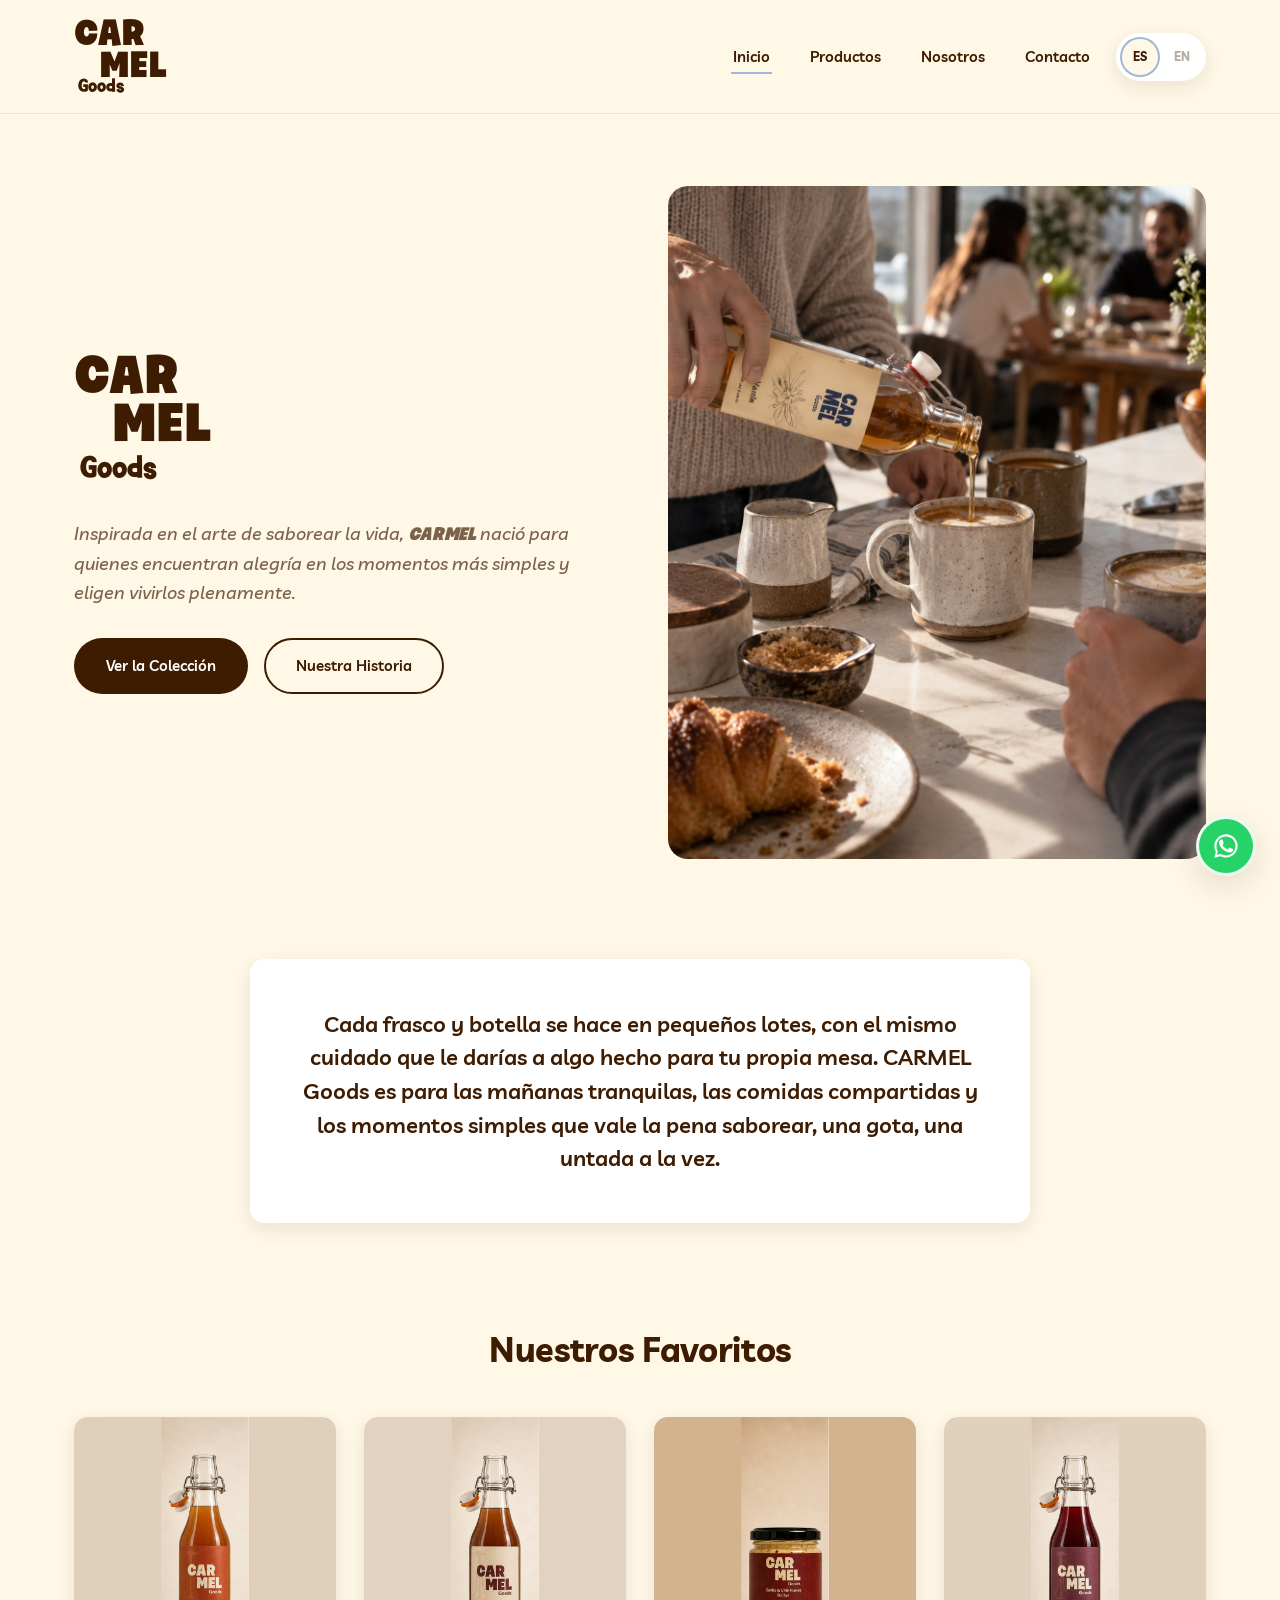
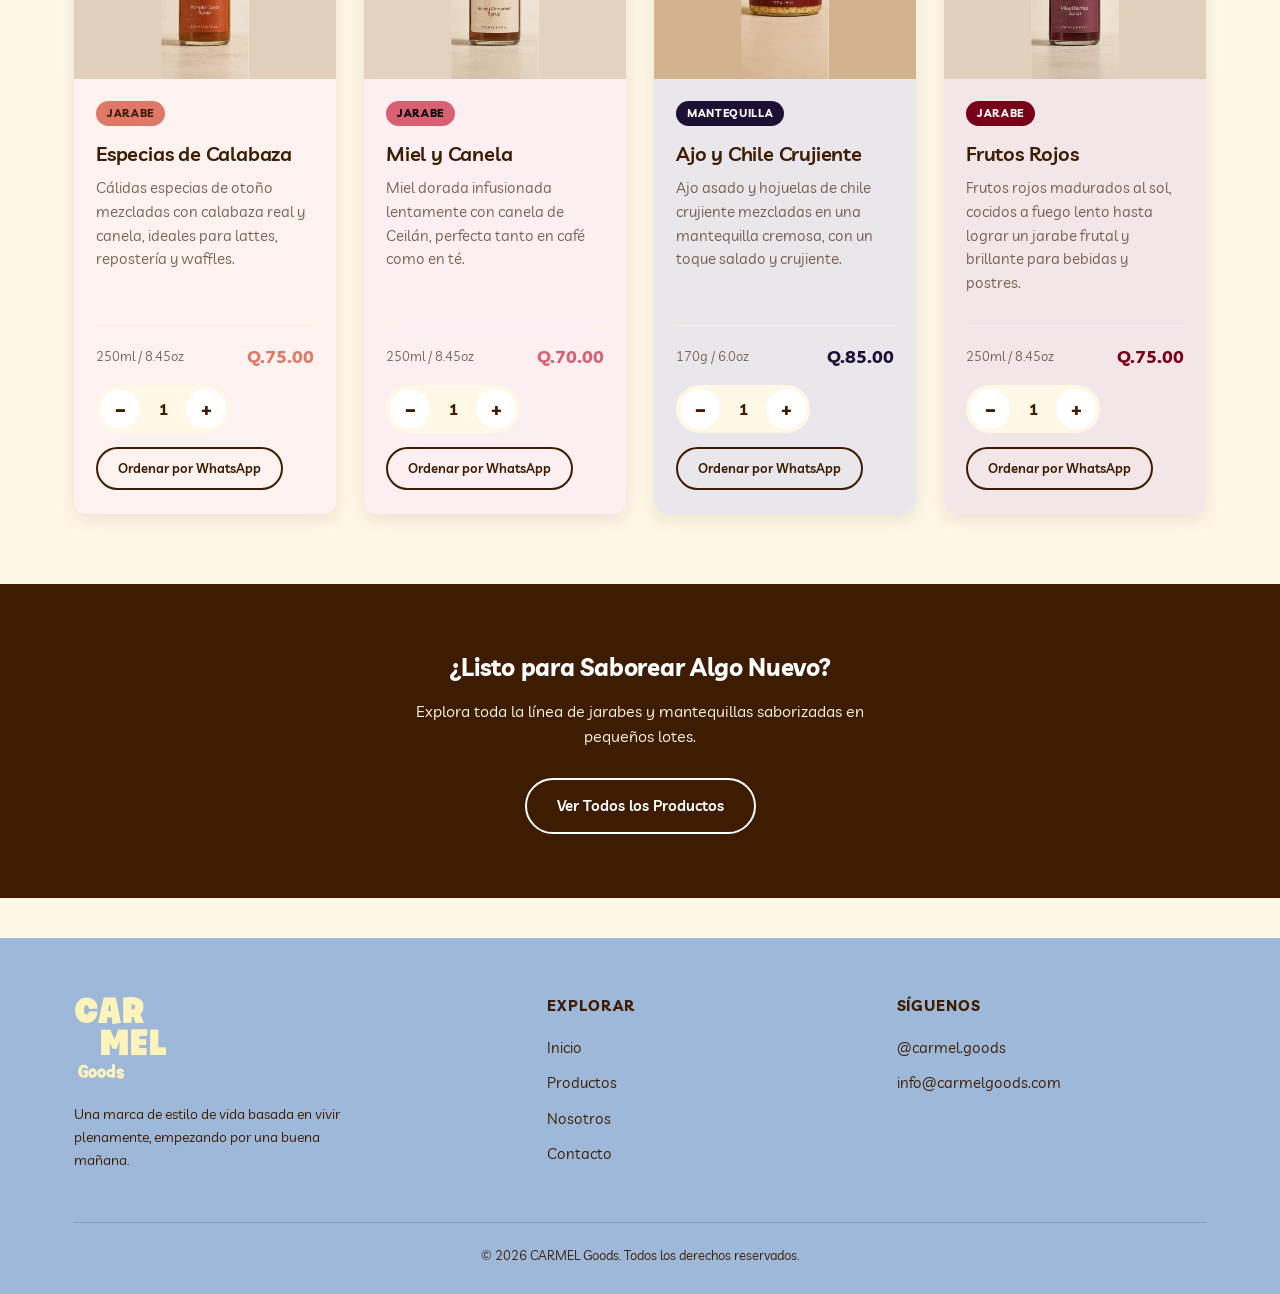
<file: index.html>
<!DOCTYPE html>
<html lang="es">
<head>
  <meta charset="UTF-8" />
  <meta name="viewport" content="width=device-width, initial-scale=1.0" />
  <title>CARMEL Goods | Small-Batch Coffee Syrups &amp; Flavored Butters</title>
  <meta name="description" content="CARMEL Goods crafts small-batch coffee syrups and flavored butters, inspired by the art of savoring life's simplest moments." />
  <link rel="canonical" href="https://www.carmelgoods.com/" />
  <meta name="theme-color" content="#f5ede1" />
  <link rel="icon" href="favicon.ico" sizes="any" />
  <link rel="icon" href="favicon-32x32.png" type="image/png" sizes="32x32" />
  <link rel="icon" href="favicon-16x16.png" type="image/png" sizes="16x16" />
  <link rel="apple-touch-icon" href="apple-touch-icon.png" />

  <meta property="og:type" content="website" />
  <meta property="og:site_name" content="CARMEL Goods" />
  <meta property="og:title" content="CARMEL Goods | Small-Batch Coffee Syrups &amp; Flavored Butters" />
  <meta property="og:description" content="CARMEL Goods crafts small-batch coffee syrups and flavored butters, inspired by the art of savoring life's simplest moments." />
  <meta property="og:url" content="https://www.carmelgoods.com/" />
  <meta name="twitter:card" content="summary_large_image" />
  <meta name="twitter:title" content="CARMEL Goods | Small-Batch Coffee Syrups &amp; Flavored Butters" />
  <meta name="twitter:description" content="CARMEL Goods crafts small-batch coffee syrups and flavored butters, inspired by the art of savoring life's simplest moments." />

  <link rel="preconnect" href="https://fonts.googleapis.com" />
  <link rel="preconnect" href="https://fonts.gstatic.com" crossorigin />
  <link href="https://fonts.googleapis.com/css2?family=Livvic:ital,wght@0,400;0,600;0,700;1,500&display=swap" rel="stylesheet" />
  <link rel="stylesheet" href="styles.css" />
  <script type="application/ld+json">
  {
    "@context": "https://schema.org",
    "@type": "Organization",
    "name": "CARMEL Goods",
    "url": "https://www.carmelgoods.com/",
    "description": "Small-batch coffee syrups and flavored butters, inspired by the art of savoring life's simplest moments.",
    "email": "info@carmelgoods.com",
    "sameAs": ["https://instagram.com/carmel.goods"]
  }
  </script>
</head>
<body>
  <a href="#main-content" class="skip-link" data-i18n="common.skip_link">Skip to main content</a>

  <header class="site-header">
    <div class="nav-wrap container">
      <a href="index.html" class="logo">
        <div class="logo-mark carmel-mark">
          <span class="car">CAR</span>
          <span class="mel">MEL</span>
        </div>
        <span class="logo-sub">Goods</span>
      </a>
      <div class="nav-right">
        <nav>
          <ul class="nav-links">
            <li><a href="index.html" data-i18n="nav.home">Home</a></li>
            <li><a href="products.html" data-i18n="nav.products">Products</a></li>
            <li><a href="about.html" data-i18n="nav.about">About</a></li>
            <li><a href="contact.html" data-i18n="nav.contact">Contact</a></li>
          </ul>
        </nav>
        <div class="lang-toggle" role="group" aria-label="Language selector">
          <button type="button" class="lang-btn" data-lang="es" aria-label="Español">ES</button>
          <button type="button" class="lang-btn" data-lang="en" aria-label="English">EN</button>
        </div>
        <button class="nav-toggle" data-i18n-aria="common.nav_toggle_aria" aria-label="Toggle navigation" aria-expanded="false">
          <span></span><span></span><span></span>
        </button>
      </div>
    </div>
  </header>

  <main id="main-content" tabindex="-1">

    <!-- Hero -->
    <section class="hero">
      <div class="container hero-grid">
        <div class="hero-copy">
          <div class="logo-mark carmel-mark">
          <span class="car">CAR</span>
          <span class="mel">MEL</span>
        </div>
          <span class="logo-sub">Goods</span>
          <p class="hero-tagline" data-i18n="home.hero_tagline">
            Inspired by the art of savoring life, <span class="font-logo">Carmel</span> was created for those who
            find joy in life's simplest moments and choose to live it fully.
          </p>
          <div class="hero-actions">
            <a href="products.html" class="btn btn-primary" data-i18n="home.cta_shop">Shop the Collection</a>
            <a href="about.html" class="btn btn-outline" data-i18n="home.cta_story">Our Story</a>
          </div>
        </div>
        <div class="hero-image">
          <img src="images/breakfast-gathering.jpg" alt="Friends gathered at a sunlit table while CARMEL Goods Vanilla Syrup is poured into a latte" class="product-photo" />
        </div>
      </div>
    </section>

    <!-- Brand story teaser -->
    <section class="story-teaser">
      <div class="container">
        <div class="story-card">
          <p data-i18n="home.story_teaser">
            Every jar and bottle is made in small batches, with the kind
            of care you'd give something made for your own kitchen table. CARMEL
            Goods is for slow mornings, shared meals, and the simple moments worth
            savoring, one pour, one spread at a time.
          </p>
        </div>
      </div>
    </section>

    <!-- Featured products -->
    <section class="featured-products">
      <div class="container">
        <div class="section-heading">
          <h2 data-i18n="home.featured_heading">Fan Favorites</h2>
        </div>

        <div class="product-grid">

          <article class="product-card accent-pumpkin-spice">
            <a href="product-pumpkin-spice.html" class="product-photo-link"><img src="images/pumpkin-spice-syrup.jpg" alt="Bottle of CARMEL Goods Pumpkin Spice Syrup" class="product-photo" loading="lazy" /></a>
            <div class="product-card-body">
              <span class="product-tag" data-i18n="common.tag_syrup">Syrup</span>
              <h3><a href="product-pumpkin-spice.html" data-i18n="home.product_pumpkin_name">Pumpkin Spice</a></h3>
              <p class="product-desc" data-i18n="home.product_pumpkin_desc">Warm autumn spice blended with real pumpkin and cinnamon for lattes, baking, and waffles.</p>
              <div class="product-meta">
                <span class="product-size">250ml / 8.45oz</span>
                <span class="product-price">Q.75.00</span>
              </div>
              <div class="qty-stepper">
                <button type="button" class="qty-btn qty-decrease" data-i18n-aria="common.qty_decrease_aria" aria-label="Decrease quantity">&minus;</button>
                <input type="number" class="qty-input" value="1" min="1" step="1" inputmode="numeric" data-i18n-aria="common.qty_input_aria" aria-label="Quantity" />
                <button type="button" class="qty-btn qty-increase" data-i18n-aria="common.qty_increase_aria" aria-label="Increase quantity">+</button>
              </div>
              <a href="#" class="btn btn-small btn-outline whatsapp-order-btn" data-i18n="common.order_whatsapp" target="_blank" rel="noopener noreferrer">Order via WhatsApp</a>
            </div>
          </article>

          <article class="product-card accent-honey-cinnamon">
            <a href="product-honey-cinnamon.html" class="product-photo-link"><img src="images/honey-cinnamon-syrup.jpg" alt="Bottle of CARMEL Goods Honey Cinnamon Syrup" class="product-photo" loading="lazy" /></a>
            <div class="product-card-body">
              <span class="product-tag" data-i18n="common.tag_syrup">Syrup</span>
              <h3><a href="product-honey-cinnamon.html" data-i18n="home.product_honeycinnamon_name">Honey Cinnamon</a></h3>
              <p class="product-desc" data-i18n="home.product_honeycinnamon_desc">Golden honey slow-steeped with Ceylon cinnamon, equally at home in coffee or tea.</p>
              <div class="product-meta">
                <span class="product-size">250ml / 8.45oz</span>
                <span class="product-price">Q.70.00</span>
              </div>
              <div class="qty-stepper">
                <button type="button" class="qty-btn qty-decrease" data-i18n-aria="common.qty_decrease_aria" aria-label="Decrease quantity">&minus;</button>
                <input type="number" class="qty-input" value="1" min="1" step="1" inputmode="numeric" data-i18n-aria="common.qty_input_aria" aria-label="Quantity" />
                <button type="button" class="qty-btn qty-increase" data-i18n-aria="common.qty_increase_aria" aria-label="Increase quantity">+</button>
              </div>
              <a href="#" class="btn btn-small btn-outline whatsapp-order-btn" data-i18n="common.order_whatsapp" target="_blank" rel="noopener noreferrer">Order via WhatsApp</a>
            </div>
          </article>

          <article class="product-card accent-garlic-chili">
            <a href="product-garlic-chili.html" class="product-photo-link"><img src="images/crispy-garlic-chili-butter.jpg" alt="Jar of CARMEL Goods Crispy Garlic and Chili Butter" class="product-photo" loading="lazy" /></a>
            <div class="product-card-body">
              <span class="product-tag" data-i18n="common.tag_butter">Butter</span>
              <h3><a href="product-garlic-chili.html" data-i18n="home.product_garlicchili_name">Crispy Garlic and Chili</a></h3>
              <p class="product-desc" data-i18n="home.product_garlicchili_desc">Roasted garlic and crispy chili flakes folded into rich, creamy butter for a savory, crunchy finish.</p>
              <div class="product-meta">
                <span class="product-size">170g / 6.0oz</span>
                <span class="product-price">Q.85.00</span>
              </div>
              <div class="qty-stepper">
                <button type="button" class="qty-btn qty-decrease" data-i18n-aria="common.qty_decrease_aria" aria-label="Decrease quantity">&minus;</button>
                <input type="number" class="qty-input" value="1" min="1" step="1" inputmode="numeric" data-i18n-aria="common.qty_input_aria" aria-label="Quantity" />
                <button type="button" class="qty-btn qty-increase" data-i18n-aria="common.qty_increase_aria" aria-label="Increase quantity">+</button>
              </div>
              <a href="#" class="btn btn-small btn-outline whatsapp-order-btn" data-i18n="common.order_whatsapp" target="_blank" rel="noopener noreferrer">Order via WhatsApp</a>
            </div>
          </article>

          <article class="product-card accent-mixed-berries">
            <a href="product-mixed-berries-syrup.html" class="product-photo-link"><img src="images/mixed-berries-syrup.jpg" alt="Bottle of CARMEL Goods Mixed Berries Syrup" class="product-photo" loading="lazy" /></a>
            <div class="product-card-body">
              <span class="product-tag" data-i18n="common.tag_syrup">Syrup</span>
              <h3><a href="product-mixed-berries-syrup.html" data-i18n="home.product_mixedberries_name">Mixed Berries</a></h3>
              <p class="product-desc" data-i18n="home.product_mixedberries_desc">Sun-ripened berries simmered down into a bright, fruity syrup for drinks and desserts.</p>
              <div class="product-meta">
                <span class="product-size">250ml / 8.45oz</span>
                <span class="product-price">Q.75.00</span>
              </div>
              <div class="qty-stepper">
                <button type="button" class="qty-btn qty-decrease" data-i18n-aria="common.qty_decrease_aria" aria-label="Decrease quantity">&minus;</button>
                <input type="number" class="qty-input" value="1" min="1" step="1" inputmode="numeric" data-i18n-aria="common.qty_input_aria" aria-label="Quantity" />
                <button type="button" class="qty-btn qty-increase" data-i18n-aria="common.qty_increase_aria" aria-label="Increase quantity">+</button>
              </div>
              <a href="#" class="btn btn-small btn-outline whatsapp-order-btn" data-i18n="common.order_whatsapp" target="_blank" rel="noopener noreferrer">Order via WhatsApp</a>
            </div>
          </article>

        </div>
      </div>
    </section>

    <!-- CTA -->
    <section class="cta-band">
      <div class="container">
        <h2 data-i18n="home.cta_heading">Ready to Savor Something New?</h2>
        <p data-i18n="home.cta_text">Explore the full lineup of small-batch syrups and flavored butters.</p>
        <a href="products.html" class="btn btn-outline" data-i18n="home.cta_button">View All Products</a>
      </div>
    </section>

  </main>

  <footer class="site-footer">
    <div class="container">
      <div class="footer-grid">
        <div class="footer-about">
          <div class="logo-mark carmel-mark">
          <span class="car">CAR</span>
          <span class="mel">MEL</span>
        </div>
          <span class="logo-sub">Goods</span>
          <p data-i18n="common.footer_tagline">A lifestyle brand built on living fully, starting with a good morning.</p>
        </div>
        <div class="footer-col">
          <h3 data-i18n="common.footer_explore">Explore</h3>
          <ul>
            <li><a href="index.html" data-i18n="nav.home">Home</a></li>
            <li><a href="products.html" data-i18n="nav.products">Products</a></li>
            <li><a href="about.html" data-i18n="nav.about">About</a></li>
            <li><a href="contact.html" data-i18n="nav.contact">Contact</a></li>
          </ul>
        </div>
        <div class="footer-col">
          <h3 data-i18n="common.footer_connect">Connect</h3>
          <ul>
            <li><a href="https://instagram.com/carmel.goods" target="_blank" rel="noopener">@carmel.goods</a></li>
            <li><a href="mailto:info@carmelgoods.com">info@carmelgoods.com</a></li>
          </ul>
        </div>
      </div>
      <div class="footer-bottom">
        &copy; <span id="footer-year"></span> CARMEL Goods. <span data-i18n="common.footer_rights">All rights reserved.</span>
      </div>
    </div>
  </footer>

  <script src="translations.js"></script>
  <script src="script.js"></script>
</body>
</html>
</file>
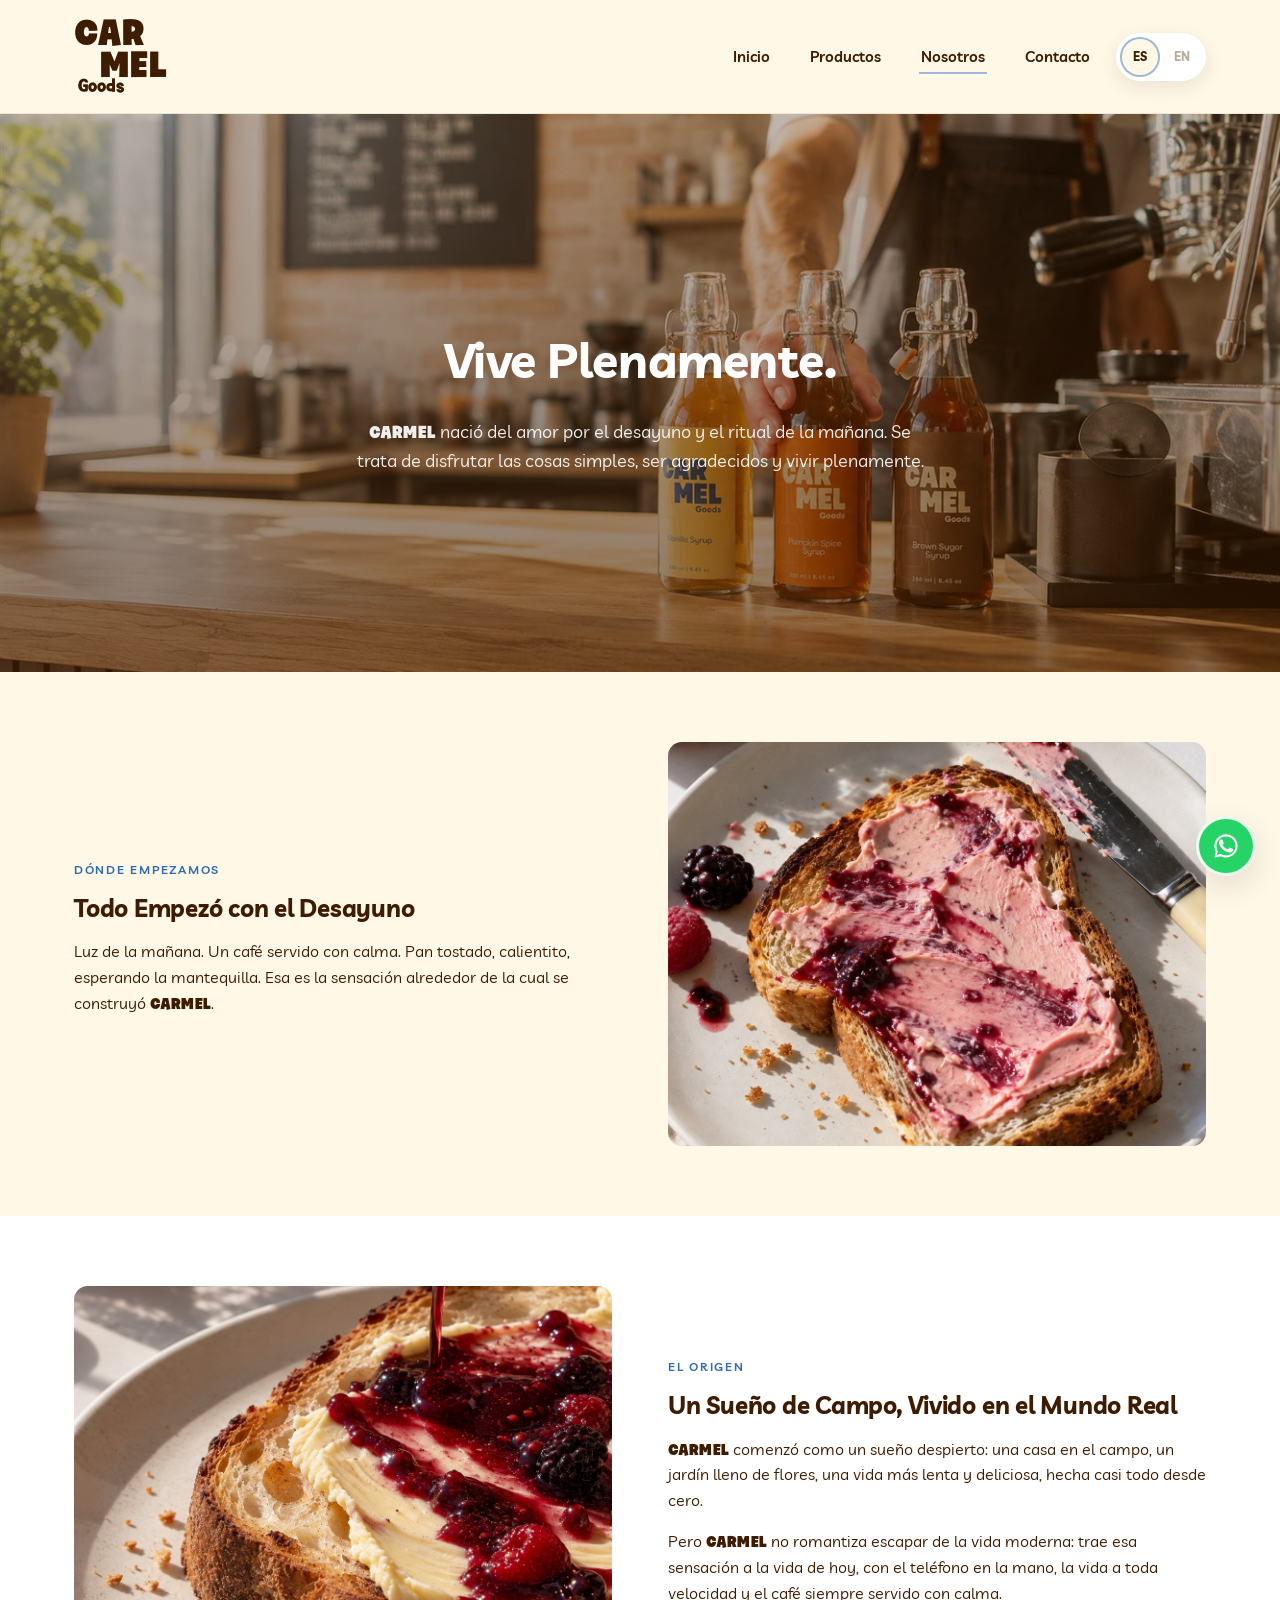
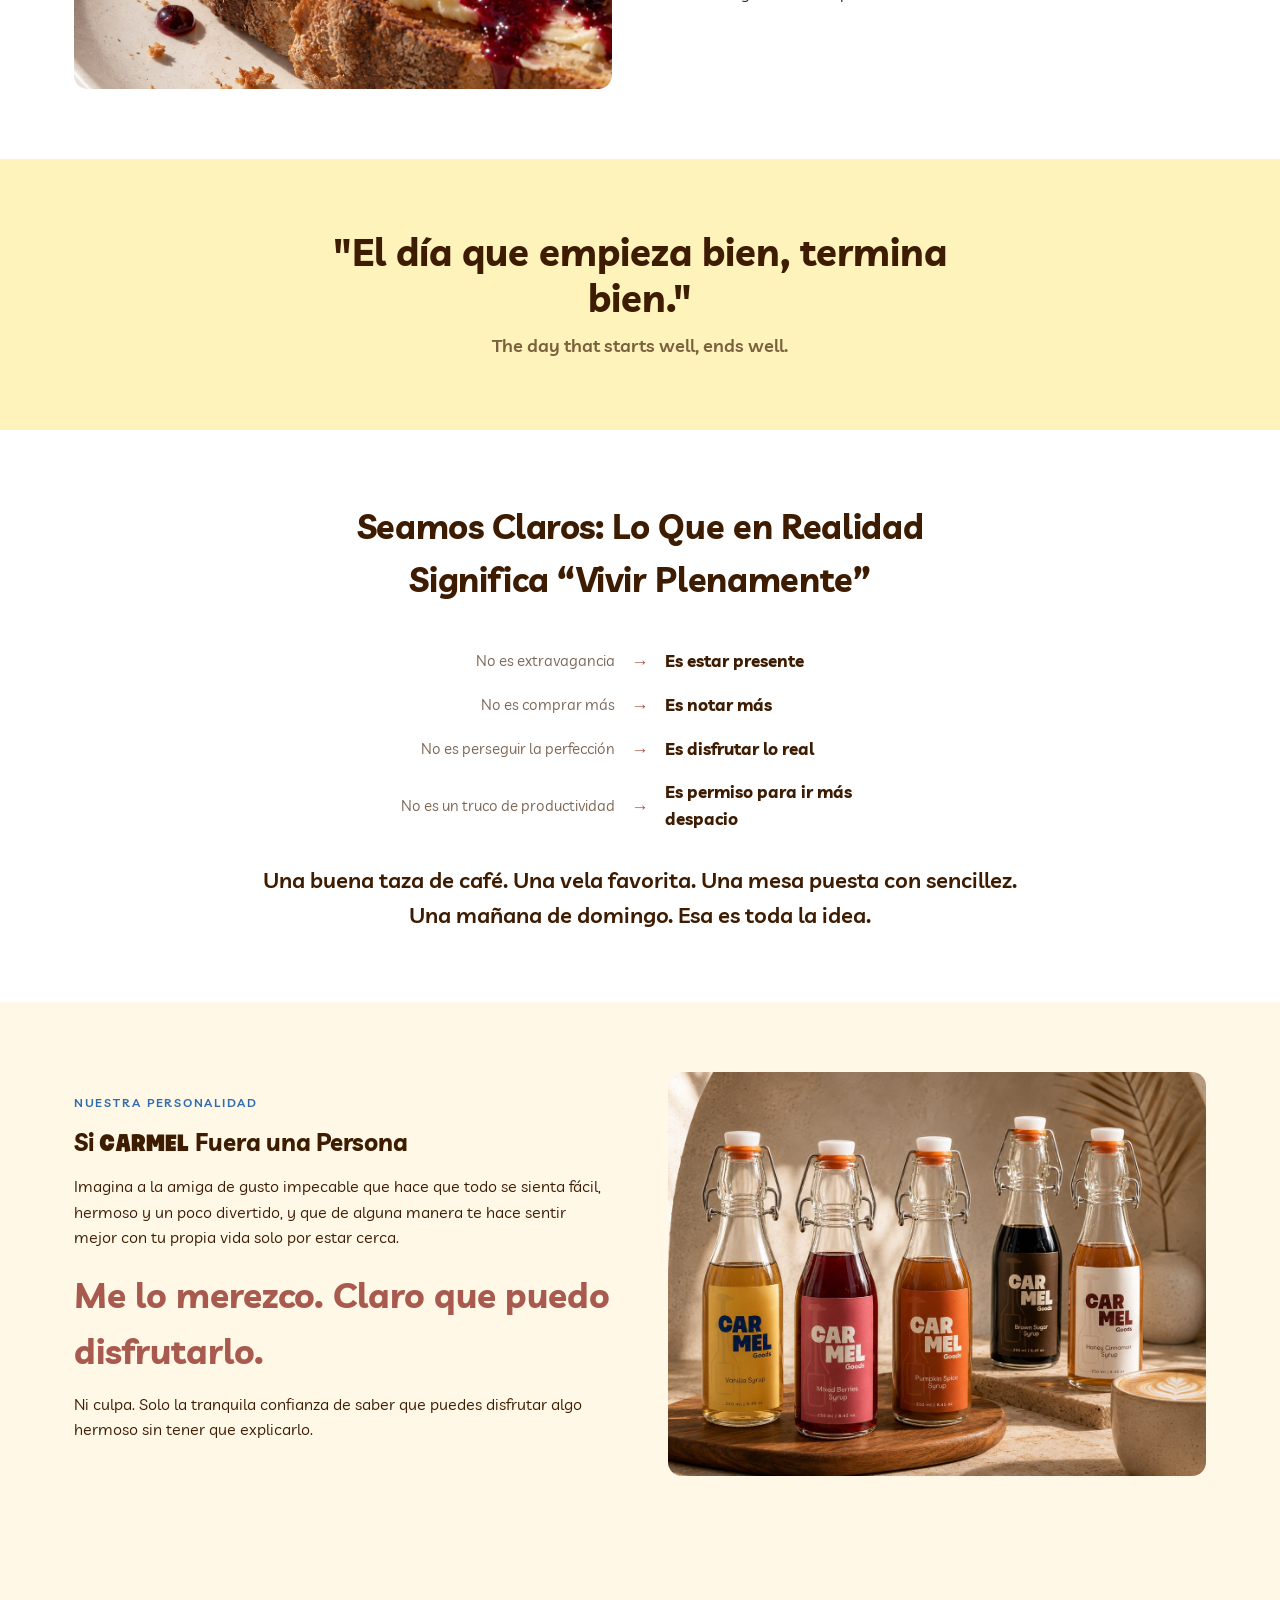
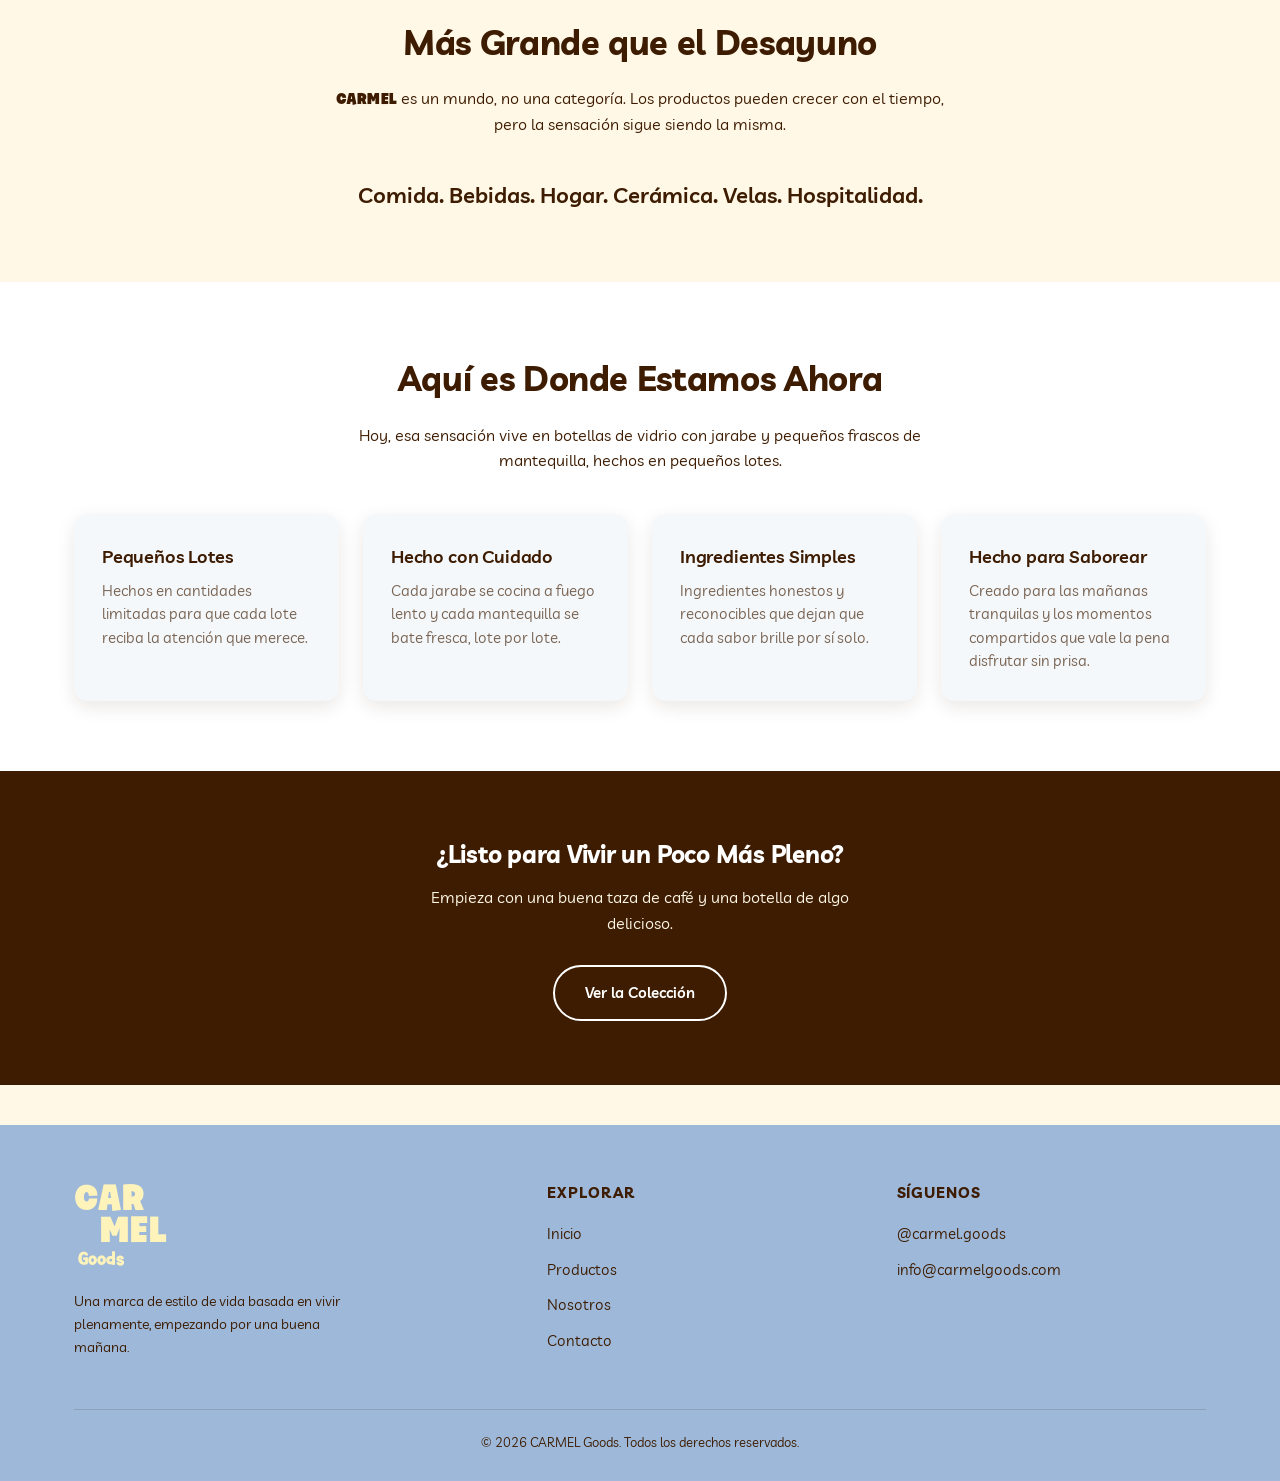
<file: about.html>
<!DOCTYPE html>
<html lang="es">
<head>
  <meta charset="UTF-8" />
  <meta name="viewport" content="width=device-width, initial-scale=1.0" />
  <title>About | CARMEL Goods</title>
  <meta name="description" content="Carmel is a lifestyle brand built on living fully. Here's the story of how a breakfast idea turned into something bigger." />
  <link rel="canonical" href="https://www.carmelgoods.com/about.html" />
  <meta name="theme-color" content="#fff8e7" />
  <link rel="icon" href="favicon.ico" sizes="any" />
  <link rel="icon" href="favicon-32x32.png" type="image/png" sizes="32x32" />
  <link rel="icon" href="favicon-16x16.png" type="image/png" sizes="16x16" />
  <link rel="apple-touch-icon" href="apple-touch-icon.png" />

  <meta property="og:type" content="website" />
  <meta property="og:site_name" content="CARMEL Goods" />
  <meta property="og:title" content="About | CARMEL Goods" />
  <meta property="og:description" content="Carmel is a lifestyle brand built on living fully. Here's the story of how a breakfast idea turned into something bigger." />
  <meta property="og:url" content="https://www.carmelgoods.com/about.html" />
  <meta name="twitter:card" content="summary_large_image" />
  <meta name="twitter:title" content="About | CARMEL Goods" />
  <meta name="twitter:description" content="Carmel is a lifestyle brand built on living fully. Here's the story of how a breakfast idea turned into something bigger." />

  <link rel="preconnect" href="https://fonts.googleapis.com" />
  <link rel="preconnect" href="https://fonts.gstatic.com" crossorigin />
  <link href="https://fonts.googleapis.com/css2?family=Livvic:ital,wght@0,400;0,600;0,700;1,500&display=swap" rel="stylesheet" />
  <link rel="stylesheet" href="styles.css" />
</head>
<body>
  <a href="#main-content" class="skip-link" data-i18n="common.skip_link">Skip to main content</a>

  <header class="site-header">
    <div class="nav-wrap container">
      <a href="index.html" class="logo">
        <div class="logo-mark carmel-mark">
          <span class="car">CAR</span>
          <span class="mel">MEL</span>
        </div>
        <span class="logo-sub">Goods</span>
      </a>
      <div class="nav-right">
        <nav>
          <ul class="nav-links">
            <li><a href="index.html" data-i18n="nav.home">Home</a></li>
            <li><a href="products.html" data-i18n="nav.products">Products</a></li>
            <li><a href="about.html" data-i18n="nav.about">About</a></li>
            <li><a href="contact.html" data-i18n="nav.contact">Contact</a></li>
          </ul>
        </nav>
        <div class="lang-toggle" role="group" aria-label="Language selector">
          <button type="button" class="lang-btn" data-lang="es" aria-label="Español">ES</button>
          <button type="button" class="lang-btn" data-lang="en" aria-label="English">EN</button>
        </div>
        <button class="nav-toggle" data-i18n-aria="common.nav_toggle_aria" aria-label="Toggle navigation" aria-expanded="false">
          <span></span><span></span><span></span>
        </button>
      </div>
    </div>
  </header>

  <main id="main-content" tabindex="-1">

    <!-- Photo hero -->
    <section class="photo-hero">
      <img src="images/cafe-counter.jpg" alt="Barista reaching for a lineup of CARMEL Goods syrup bottles on a wooden cafe counter" loading="eager" />
      <div class="photo-hero-content">
        <h1 class="fade-in-up" style="--delay: 0s" data-i18n="about.hero_title">Live Fully.</h1>
        <p class="fade-in-up" style="--delay: 0.1s" data-i18n="about.hero_lead">
          <span class="font-logo">Carmel</span> began with a love of breakfast
          and the morning ritual. It's about enjoying the simple things, being
          thankful, and living fully.
        </p>
      </div>
    </section>

    <!-- It started with breakfast -->
    <section class="fun-section">
      <div class="container">
        <div class="about-grid">
          <div class="about-copy">
            <span class="eyebrow" data-i18n="about.breakfast_eyebrow">Where We Began</span>
            <h2 data-i18n="about.breakfast_title">It Started With Breakfast</h2>
            <p data-i18n="about.breakfast_p1">
              Morning light. A slow pour of coffee. Toast, warm, waiting for
              butter. That's the feeling <span class="font-logo">Carmel</span>
              was built around.
            </p>
          </div>
          <div class="about-image">
            <img src="images/toast-with-butter.jpg" alt="Toasted sourdough spread with berry butter, blackberries, and raspberries" class="product-photo" loading="lazy" />
          </div>
        </div>
      </div>
    </section>

    <!-- The dream behind it -->
    <section class="fun-section alt-bg">
      <div class="container">
        <div class="about-grid reverse">
          <div class="about-copy">
            <span class="eyebrow" data-i18n="about.origin_eyebrow">The Origin</span>
            <h2 data-i18n="about.origin_title">A Country Dream, Lived in the Real World</h2>
            <p data-i18n="about.origin_p1">
              <span class="font-logo">Carmel</span> started as a daydream: a
              house in the country, a garden full of flowers, a slower and more
              delicious kind of life made mostly from scratch.
            </p>
            <p data-i18n="about.origin_p2">
              <span class="font-logo">Carmel</span> doesn't romanticize
              escaping modern life. It brings that feeling into this one:
              phone in hand, life moving fast, coffee still poured slowly.
            </p>
          </div>
          <div class="about-image">
            <img src="images/berry-syrup-toast.jpg" alt="Berry syrup poured over toast spread with butter and fresh berries" class="product-photo" loading="lazy" />
          </div>
        </div>
      </div>
    </section>

    <!-- Big quote band -->
    <section class="fun-section quote-section">
      <div class="container">
        <div class="quote-block">
          <p class="quote-es">"El d&iacute;a que empieza bien, termina bien."</p>
          <p class="quote-en">The day that starts well, ends well.</p>
        </div>
      </div>
    </section>

    <!-- What Live Fully means -->
    <section class="fun-section alt-bg">
      <div class="container">
        <div class="section-heading">
          <h2 data-i18n="about.clear_title">Let&rsquo;s Be Clear: What &ldquo;Live Fully&rdquo; Actually Means</h2>
        </div>

        <div class="contrast-list">
          <div class="contrast-row">
            <span class="contrast-not" data-i18n="about.contrast1_not">Not extravagance</span>
            <span class="contrast-arrow">&rarr;</span>
            <span class="contrast-is" data-i18n="about.contrast1_is">Just presence</span>
          </div>
          <div class="contrast-row">
            <span class="contrast-not" data-i18n="about.contrast2_not">Not buying more</span>
            <span class="contrast-arrow">&rarr;</span>
            <span class="contrast-is" data-i18n="about.contrast2_is">Noticing more</span>
          </div>
          <div class="contrast-row">
            <span class="contrast-not" data-i18n="about.contrast3_not">Not chasing perfect</span>
            <span class="contrast-arrow">&rarr;</span>
            <span class="contrast-is" data-i18n="about.contrast3_is">Enjoying real</span>
          </div>
          <div class="contrast-row">
            <span class="contrast-not" data-i18n="about.contrast4_not">Not a productivity hack</span>
            <span class="contrast-arrow">&rarr;</span>
            <span class="contrast-is" data-i18n="about.contrast4_is">Permission to slow down</span>
          </div>
        </div>
        <p class="editorial-line" data-i18n="about.clear_closing_line">A good cup of coffee. A favorite candle. A table set simply. A Sunday morning. That's the whole idea.</p>
      </div>
    </section>

    <!-- Personality -->
    <section class="fun-section">
      <div class="container">
        <div class="about-grid">
          <div class="about-copy">
            <span class="eyebrow" data-i18n="about.personality_eyebrow">Our Personality</span>
            <h2 data-i18n="about.personality_title">If <span class="font-logo">Carmel</span> Were a Person</h2>
            <p data-i18n="about.personality_p">
              Picture the friend with impeccable taste who makes everything
              feel easy, beautiful, and a little bit fun, and somehow makes you
              feel better about your own life just by being around.
            </p>
            <p class="signature-line" data-i18n="about.feeling_signature">Me lo merezco. Of course I can enjoy this.</p>
            <p data-i18n="about.feeling_p">
              Not guilt. Just the quiet confidence that you're allowed to
              enjoy something beautiful without explaining yourself.
            </p>
          </div>
          <div class="about-image">
            <img src="images/lineup-arch.jpg" alt="Five CARMEL Goods syrup bottles arranged on a wooden board beneath a sunlit archway" class="product-photo" loading="lazy" />
          </div>
        </div>
      </div>
    </section>

    <!-- Bigger than breakfast -->
    <section class="fun-section">
      <div class="container">
        <div class="section-heading">
          <h2 data-i18n="about.next_title">Bigger Than Breakfast</h2>
          <p data-i18n="about.next_p">
            <span class="font-logo">Carmel</span> is a world, not a category.
            The products can grow over time, but the feeling stays the same.
          </p>
        </div>
        <p class="editorial-line" data-i18n="about.next_line">Food. Drinks. Home. Ceramics. Candles. Hospitality.</p>
      </div>
    </section>

    <!-- Bridge to values -->
    <section class="fun-section alt-bg">
      <div class="container">
        <div class="section-heading">
          <h2 data-i18n="about.now_title">Here's Where We Actually Are</h2>
          <p data-i18n="about.now_p">
            Today, that feeling lives in glass bottles of syrup and small jars
            of butter, made in small batches.
          </p>
        </div>

        <div class="value-grid">
          <div class="value-card">
            <h3 data-i18n="about.value_smallbatch_title">Small-Batch</h3>
            <p data-i18n="about.value_smallbatch_desc">Made in limited quantities so every batch gets the attention it deserves.</p>
          </div>
          <div class="value-card">
            <h3 data-i18n="about.value_care_title">Made With Care</h3>
            <p data-i18n="about.value_care_desc">Every syrup simmers on the stove and every butter is whipped fresh, batch by batch.</p>
          </div>
          <div class="value-card">
            <h3 data-i18n="about.value_ingredients_title">Simple Ingredients</h3>
            <p data-i18n="about.value_ingredients_desc">Honest, recognizable ingredients that let each flavor shine on its own.</p>
          </div>
          <div class="value-card">
            <h3 data-i18n="about.value_savoring_title">Made for Savoring</h3>
            <p data-i18n="about.value_savoring_desc">Created for the slow mornings and shared moments worth lingering over.</p>
          </div>
        </div>
      </div>
    </section>

    <section class="cta-band">
      <div class="container">
        <h2 data-i18n="about.cta_heading">Ready to Live a Little Fuller?</h2>
        <p data-i18n="about.cta_text">Start with a good cup of coffee and a bottle of something delicious.</p>
        <a href="products.html" class="btn btn-outline" data-i18n="about.cta_button">Shop the Collection</a>
      </div>
    </section>

  </main>

  <footer class="site-footer">
    <div class="container">
      <div class="footer-grid">
        <div class="footer-about">
          <div class="logo-mark carmel-mark">
          <span class="car">CAR</span>
          <span class="mel">MEL</span>
        </div>
          <span class="logo-sub">Goods</span>
          <p data-i18n="common.footer_tagline">A lifestyle brand built on living fully, starting with a good morning.</p>
        </div>
        <div class="footer-col">
          <h3 data-i18n="common.footer_explore">Explore</h3>
          <ul>
            <li><a href="index.html" data-i18n="nav.home">Home</a></li>
            <li><a href="products.html" data-i18n="nav.products">Products</a></li>
            <li><a href="about.html" data-i18n="nav.about">About</a></li>
            <li><a href="contact.html" data-i18n="nav.contact">Contact</a></li>
          </ul>
        </div>
        <div class="footer-col">
          <h3 data-i18n="common.footer_connect">Connect</h3>
          <ul>
            <li><a href="https://instagram.com/carmel.goods" target="_blank" rel="noopener">@carmel.goods</a></li>
            <li><a href="mailto:info@carmelgoods.com">info@carmelgoods.com</a></li>
          </ul>
        </div>
      </div>
      <div class="footer-bottom">
        &copy; <span id="footer-year"></span> CARMEL Goods. <span data-i18n="common.footer_rights">All rights reserved.</span>
      </div>
    </div>
  </footer>

  <script src="translations.js"></script>
  <script src="script.js"></script>
</body>
</html>
</file>
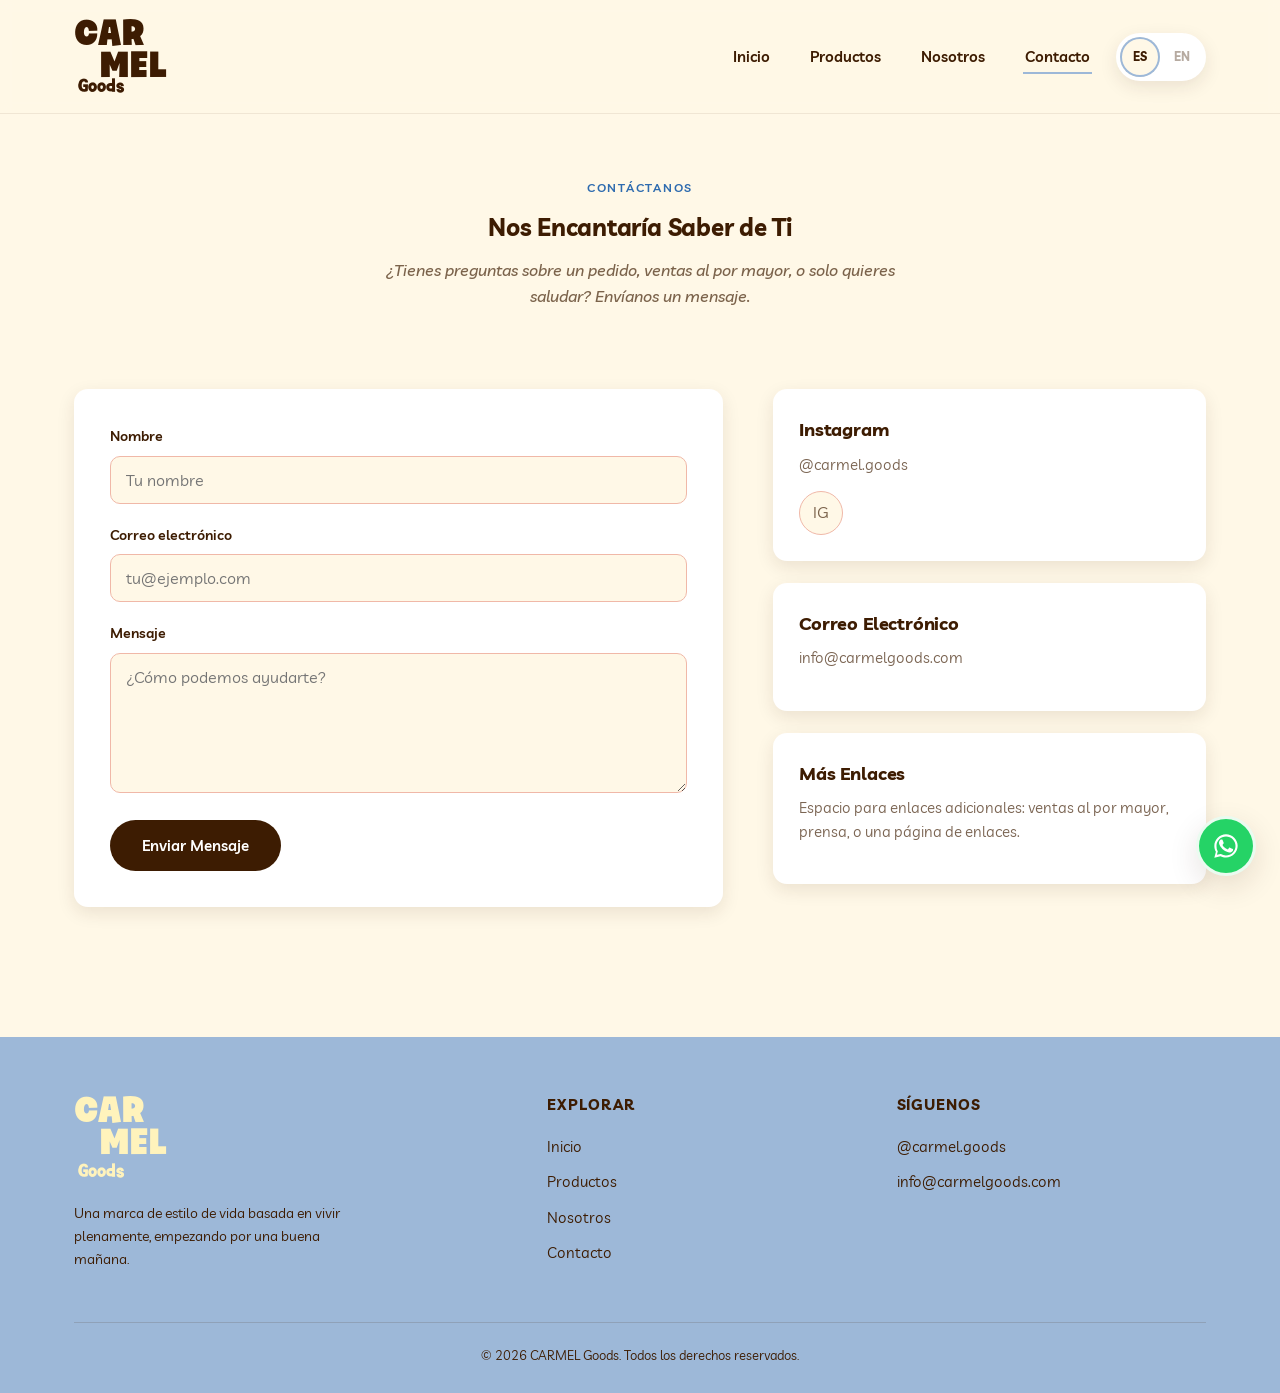
<file: contact.html>
<!DOCTYPE html>
<html lang="es">
<head>
  <meta charset="UTF-8" />
  <meta name="viewport" content="width=device-width, initial-scale=1.0" />
  <title>Contact | CARMEL Goods</title>
  <meta name="description" content="Get in touch with CARMEL Goods." />
  <link rel="canonical" href="https://www.carmelgoods.com/contact.html" />
  <meta name="theme-color" content="#f5ede1" />
  <link rel="icon" href="favicon.ico" sizes="any" />
  <link rel="icon" href="favicon-32x32.png" type="image/png" sizes="32x32" />
  <link rel="icon" href="favicon-16x16.png" type="image/png" sizes="16x16" />
  <link rel="apple-touch-icon" href="apple-touch-icon.png" />

  <meta property="og:type" content="website" />
  <meta property="og:site_name" content="CARMEL Goods" />
  <meta property="og:title" content="Contact | CARMEL Goods" />
  <meta property="og:description" content="Get in touch with CARMEL Goods." />
  <meta property="og:url" content="https://www.carmelgoods.com/contact.html" />
  <meta name="twitter:card" content="summary_large_image" />
  <meta name="twitter:title" content="Contact | CARMEL Goods" />
  <meta name="twitter:description" content="Get in touch with CARMEL Goods." />

  <link rel="preconnect" href="https://fonts.googleapis.com" />
  <link rel="preconnect" href="https://fonts.gstatic.com" crossorigin />
  <link href="https://fonts.googleapis.com/css2?family=Livvic:ital,wght@0,400;0,600;0,700;1,500&display=swap" rel="stylesheet" />
  <link rel="stylesheet" href="styles.css" />
</head>
<body>
  <a href="#main-content" class="skip-link" data-i18n="common.skip_link">Skip to main content</a>

  <header class="site-header">
    <div class="nav-wrap container">
      <a href="index.html" class="logo">
        <div class="logo-mark carmel-mark">
          <span class="car">CAR</span>
          <span class="mel">MEL</span>
        </div>
        <span class="logo-sub">Goods</span>
      </a>
      <div class="nav-right">
        <nav>
          <ul class="nav-links">
            <li><a href="index.html" data-i18n="nav.home">Home</a></li>
            <li><a href="products.html" data-i18n="nav.products">Products</a></li>
            <li><a href="about.html" data-i18n="nav.about">About</a></li>
            <li><a href="contact.html" data-i18n="nav.contact">Contact</a></li>
          </ul>
        </nav>
        <div class="lang-toggle" role="group" aria-label="Language selector">
          <button type="button" class="lang-btn" data-lang="es" aria-label="Español">ES</button>
          <button type="button" class="lang-btn" data-lang="en" aria-label="English">EN</button>
        </div>
        <button class="nav-toggle" data-i18n-aria="common.nav_toggle_aria" aria-label="Toggle navigation" aria-expanded="false">
          <span></span><span></span><span></span>
        </button>
      </div>
    </div>
  </header>

  <main id="main-content" tabindex="-1">

    <section class="page-header">
      <div class="container">
        <span class="eyebrow" data-i18n="contact.eyebrow">Get in Touch</span>
        <h1 data-i18n="contact.title">We'd Love to Hear From You</h1>
        <p data-i18n="contact.intro">Questions about an order, wholesale, or just want to say hi? Send a message below.</p>
      </div>
    </section>

    <section class="contact-section">
      <div class="container contact-grid">

        <form class="contact-form" id="contact-form" action="https://formspree.io/f/mgaekaop" method="POST">
          <input type="hidden" name="_subject" value="New message from Carmel website contact form" />
          <div class="form-group">
            <label for="name" data-i18n="contact.label_name">Name</label>
            <input type="text" id="name" name="name" placeholder="Your name" data-i18n-placeholder="contact.placeholder_name" required />
          </div>
          <div class="form-group">
            <label for="email" data-i18n="contact.label_email">Email</label>
            <input type="email" id="email" name="email" placeholder="you@example.com" data-i18n-placeholder="contact.placeholder_email" required />
          </div>
          <div class="form-group">
            <label for="message" data-i18n="contact.label_message">Message</label>
            <textarea id="message" name="message" placeholder="How can we help?" data-i18n-placeholder="contact.placeholder_message" required></textarea>
          </div>
          <button type="submit" class="btn btn-primary" data-i18n="contact.submit_button">Send Message</button>
          <div class="form-status" id="form-status"></div>
        </form>

        <div class="contact-info">
          <div class="info-card">
            <h2 data-i18n="contact.info_instagram">Instagram</h2>
            <p><a href="https://instagram.com/carmel.goods" target="_blank" rel="noopener">@carmel.goods</a></p>
            <div class="social-links">
              <a href="https://instagram.com/carmel.goods" target="_blank" rel="noopener" data-i18n-aria="common.instagram_aria" aria-label="Instagram">IG</a>
            </div>
          </div>
          <div class="info-card">
            <h2 data-i18n="contact.info_email">Email</h2>
            <p><a href="mailto:info@carmelgoods.com">info@carmelgoods.com</a></p>
          </div>
          <div class="info-card">
            <h2 data-i18n="contact.info_morelinks">More Links</h2>
            <p data-i18n="contact.info_morelinks_text">Placeholder for additional links: wholesale inquiries, press, or a link-in-bio page.</p>
          </div>
        </div>

      </div>
    </section>

  </main>

  <footer class="site-footer">
    <div class="container">
      <div class="footer-grid">
        <div class="footer-about">
          <div class="logo-mark carmel-mark">
          <span class="car">CAR</span>
          <span class="mel">MEL</span>
        </div>
          <span class="logo-sub">Goods</span>
          <p data-i18n="common.footer_tagline">A lifestyle brand built on living fully, starting with a good morning.</p>
        </div>
        <div class="footer-col">
          <h3 data-i18n="common.footer_explore">Explore</h3>
          <ul>
            <li><a href="index.html" data-i18n="nav.home">Home</a></li>
            <li><a href="products.html" data-i18n="nav.products">Products</a></li>
            <li><a href="about.html" data-i18n="nav.about">About</a></li>
            <li><a href="contact.html" data-i18n="nav.contact">Contact</a></li>
          </ul>
        </div>
        <div class="footer-col">
          <h3 data-i18n="common.footer_connect">Connect</h3>
          <ul>
            <li><a href="https://instagram.com/carmel.goods" target="_blank" rel="noopener">@carmel.goods</a></li>
            <li><a href="mailto:info@carmelgoods.com">info@carmelgoods.com</a></li>
          </ul>
        </div>
      </div>
      <div class="footer-bottom">
        &copy; <span id="footer-year"></span> CARMEL Goods. <span data-i18n="common.footer_rights">All rights reserved.</span>
      </div>
    </div>
  </footer>

  <script src="translations.js"></script>
  <script src="script.js"></script>
</body>
</html>
</file>
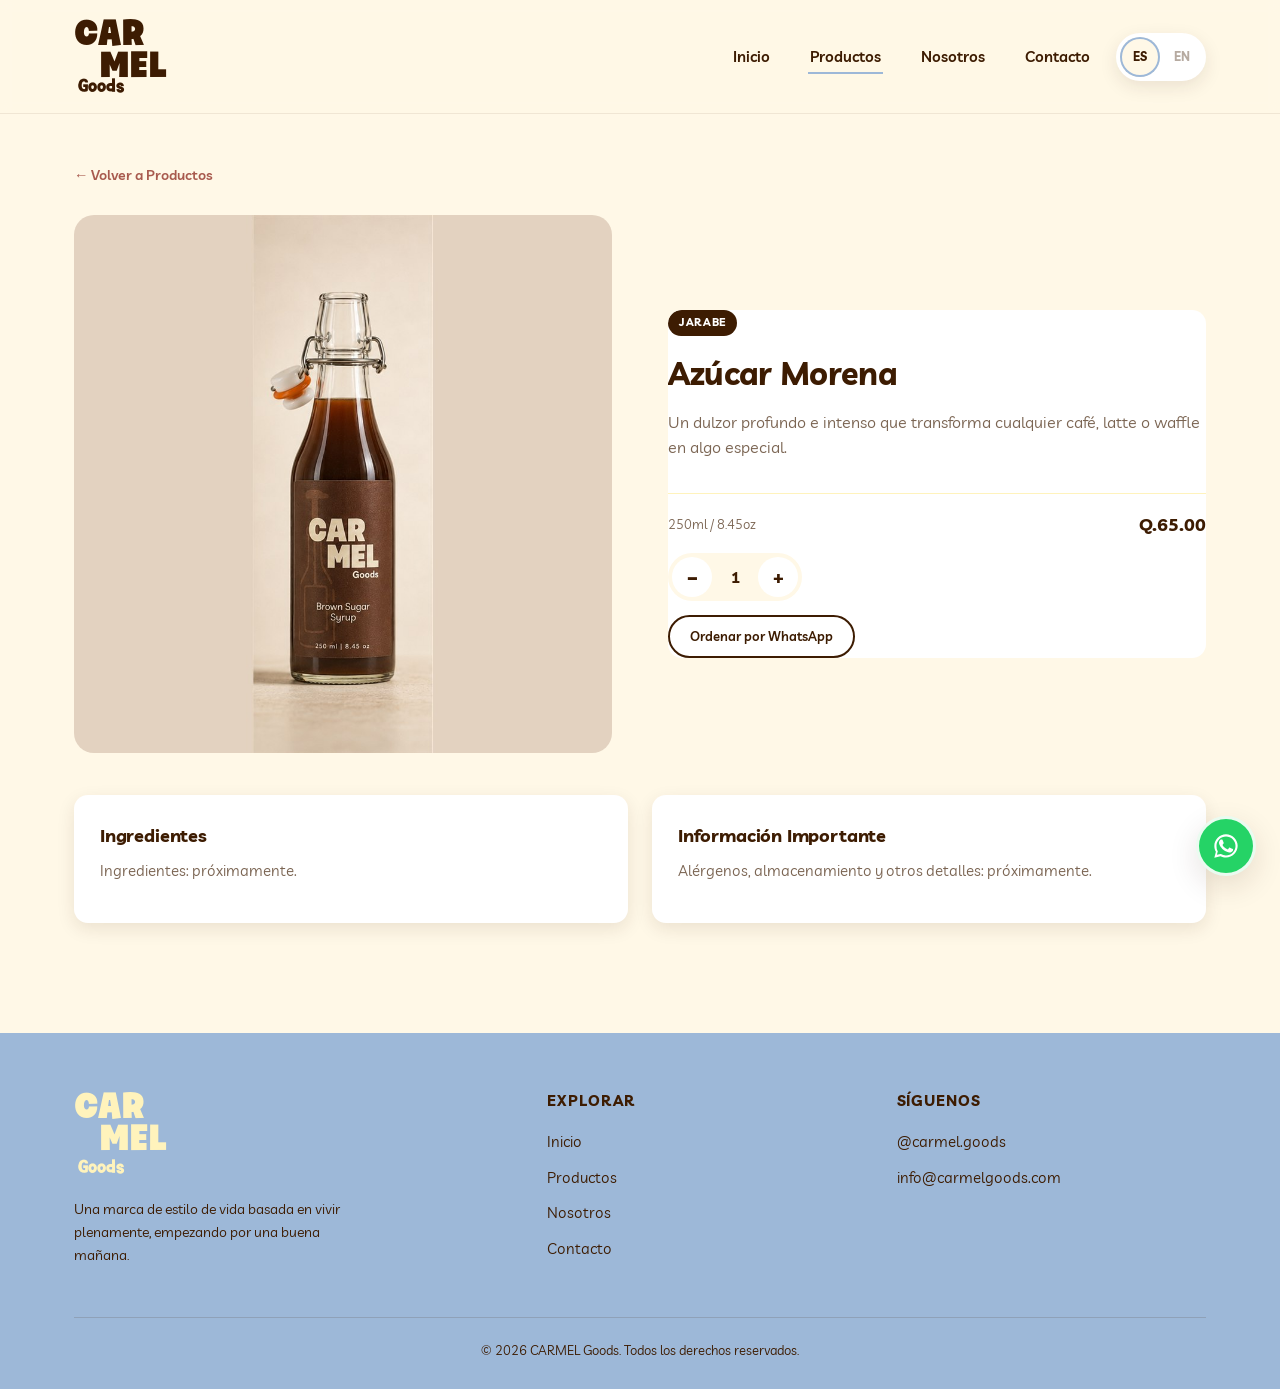
<file: product-brown-sugar.html>
<!DOCTYPE html>
<html lang="es">
<head>
  <meta charset="UTF-8" />
  <meta name="viewport" content="width=device-width, initial-scale=1.0" />
  <title>Brown Sugar | CARMEL Goods</title>
  <meta name="description" content="Brown Sugar syrup from CARMEL Goods — small-batch, made with real ingredients." />
  <link rel="canonical" href="https://www.carmelgoods.com/product-brown-sugar.html" />
  <meta name="theme-color" content="#f5ede1" />
  <link rel="icon" href="favicon.ico" sizes="any" />
  <link rel="icon" href="favicon-32x32.png" type="image/png" sizes="32x32" />
  <link rel="icon" href="favicon-16x16.png" type="image/png" sizes="16x16" />
  <link rel="apple-touch-icon" href="apple-touch-icon.png" />

  <meta property="og:type" content="website" />
  <meta property="og:site_name" content="CARMEL Goods" />
  <meta property="og:title" content="Brown Sugar | CARMEL Goods" />
  <meta property="og:description" content="Brown Sugar syrup from CARMEL Goods — small-batch, made with real ingredients." />
  <meta property="og:url" content="https://www.carmelgoods.com/product-brown-sugar.html" />
  <meta name="twitter:card" content="summary_large_image" />
  <meta name="twitter:title" content="Brown Sugar | CARMEL Goods" />
  <meta name="twitter:description" content="Brown Sugar syrup from CARMEL Goods — small-batch, made with real ingredients." />

  <link rel="preconnect" href="https://fonts.googleapis.com" />
  <link rel="preconnect" href="https://fonts.gstatic.com" crossorigin />
  <link href="https://fonts.googleapis.com/css2?family=Livvic:ital,wght@0,400;0,600;0,700;1,500&display=swap" rel="stylesheet" />
  <link rel="stylesheet" href="styles.css" />
</head>
<body>
  <a href="#main-content" class="skip-link" data-i18n="common.skip_link">Skip to main content</a>

  <header class="site-header">
    <div class="nav-wrap container">
      <a href="index.html" class="logo">
        <div class="logo-mark carmel-mark">
          <span class="car">CAR</span>
          <span class="mel">MEL</span>
        </div>
        <span class="logo-sub">Goods</span>
      </a>
      <div class="nav-right">
        <nav>
          <ul class="nav-links">
            <li><a href="index.html" data-i18n="nav.home">Home</a></li>
            <li><a href="products.html" data-i18n="nav.products" class="active" aria-current="page">Products</a></li>
            <li><a href="about.html" data-i18n="nav.about">About</a></li>
            <li><a href="contact.html" data-i18n="nav.contact">Contact</a></li>
          </ul>
        </nav>
        <div class="lang-toggle" role="group" aria-label="Language selector">
          <button type="button" class="lang-btn" data-lang="es" aria-label="Español">ES</button>
          <button type="button" class="lang-btn" data-lang="en" aria-label="English">EN</button>
        </div>
        <button class="nav-toggle" data-i18n-aria="common.nav_toggle_aria" aria-label="Toggle navigation" aria-expanded="false">
          <span></span><span></span><span></span>
        </button>
      </div>
    </div>
  </header>

  <main id="main-content" tabindex="-1">

    <section class="product-detail-section">
      <div class="container">
        <a href="products.html" class="back-link" data-i18n="product_pages.back_to_products">&larr; Back to Products</a>

        <div class="product-detail-grid">
          <div class="product-detail-media">
            <img src="images/brown-sugar-syrup.jpg" alt="Bottle of CARMEL Goods Brown Sugar Syrup" class="product-photo" loading="lazy" />
          </div>

          <article class="product-card product-detail-copy accent-brown-sugar">
            <div class="product-card-body">
              <span class="product-tag" data-i18n="common.tag_syrup">Syrup</span>
              <h1 data-i18n="products_page.brownsugar_name">Brown Sugar</h1>
              <p class="product-desc" data-i18n="products_page.brownsugar_desc">Deep, rich sweetness that turns any coffee, latte, or waffle stack into something special.</p>
              <div class="product-meta">
                <span class="product-size">250ml / 8.45oz</span>
                <span class="product-price">Q.65.00</span>
              </div>
              <div class="qty-stepper">
                <button type="button" class="qty-btn qty-decrease" data-i18n-aria="common.qty_decrease_aria" aria-label="Decrease quantity">&minus;</button>
                <input type="number" class="qty-input" value="1" min="1" step="1" inputmode="numeric" data-i18n-aria="common.qty_input_aria" aria-label="Quantity" />
                <button type="button" class="qty-btn qty-increase" data-i18n-aria="common.qty_increase_aria" aria-label="Increase quantity">+</button>
              </div>
              <a href="#" class="btn btn-small btn-outline whatsapp-order-btn" data-i18n="common.order_whatsapp" target="_blank" rel="noopener noreferrer">Order via WhatsApp</a>
            </div>
          </article>
        </div>
      </div>
    </section>

    <section class="product-info-section">
      <div class="container">
        <div class="product-info-grid">
          <div class="info-card">
            <h2 data-i18n="product_pages.ingredients_heading">Ingredients</h2>
            <p data-i18n="product_pages.ingredients_placeholder">Ingredients: coming soon.</p>
          </div>
          <div class="info-card">
            <h2 data-i18n="product_pages.info_heading">Important Info</h2>
            <p data-i18n="product_pages.info_placeholder">Allergens, storage, and other details: coming soon.</p>
          </div>
        </div>
      </div>
    </section>

  </main>

  <footer class="site-footer">
    <div class="container">
      <div class="footer-grid">
        <div class="footer-about">
          <div class="logo-mark carmel-mark">
          <span class="car">CAR</span>
          <span class="mel">MEL</span>
        </div>
          <span class="logo-sub">Goods</span>
          <p data-i18n="common.footer_tagline">A lifestyle brand built on living fully, starting with a good morning.</p>
        </div>
        <div class="footer-col">
          <h3 data-i18n="common.footer_explore">Explore</h3>
          <ul>
            <li><a href="index.html" data-i18n="nav.home">Home</a></li>
            <li><a href="products.html" data-i18n="nav.products">Products</a></li>
            <li><a href="about.html" data-i18n="nav.about">About</a></li>
            <li><a href="contact.html" data-i18n="nav.contact">Contact</a></li>
          </ul>
        </div>
        <div class="footer-col">
          <h3 data-i18n="common.footer_connect">Connect</h3>
          <ul>
            <li><a href="https://instagram.com/carmel.goods" target="_blank" rel="noopener">@carmel.goods</a></li>
            <li><a href="mailto:info@carmelgoods.com">info@carmelgoods.com</a></li>
          </ul>
        </div>
      </div>
      <div class="footer-bottom">
        &copy; <span id="footer-year"></span> CARMEL Goods. <span data-i18n="common.footer_rights">All rights reserved.</span>
      </div>
    </div>
  </footer>

  <script src="translations.js"></script>
  <script src="script.js"></script>
</body>
</html>
</file>
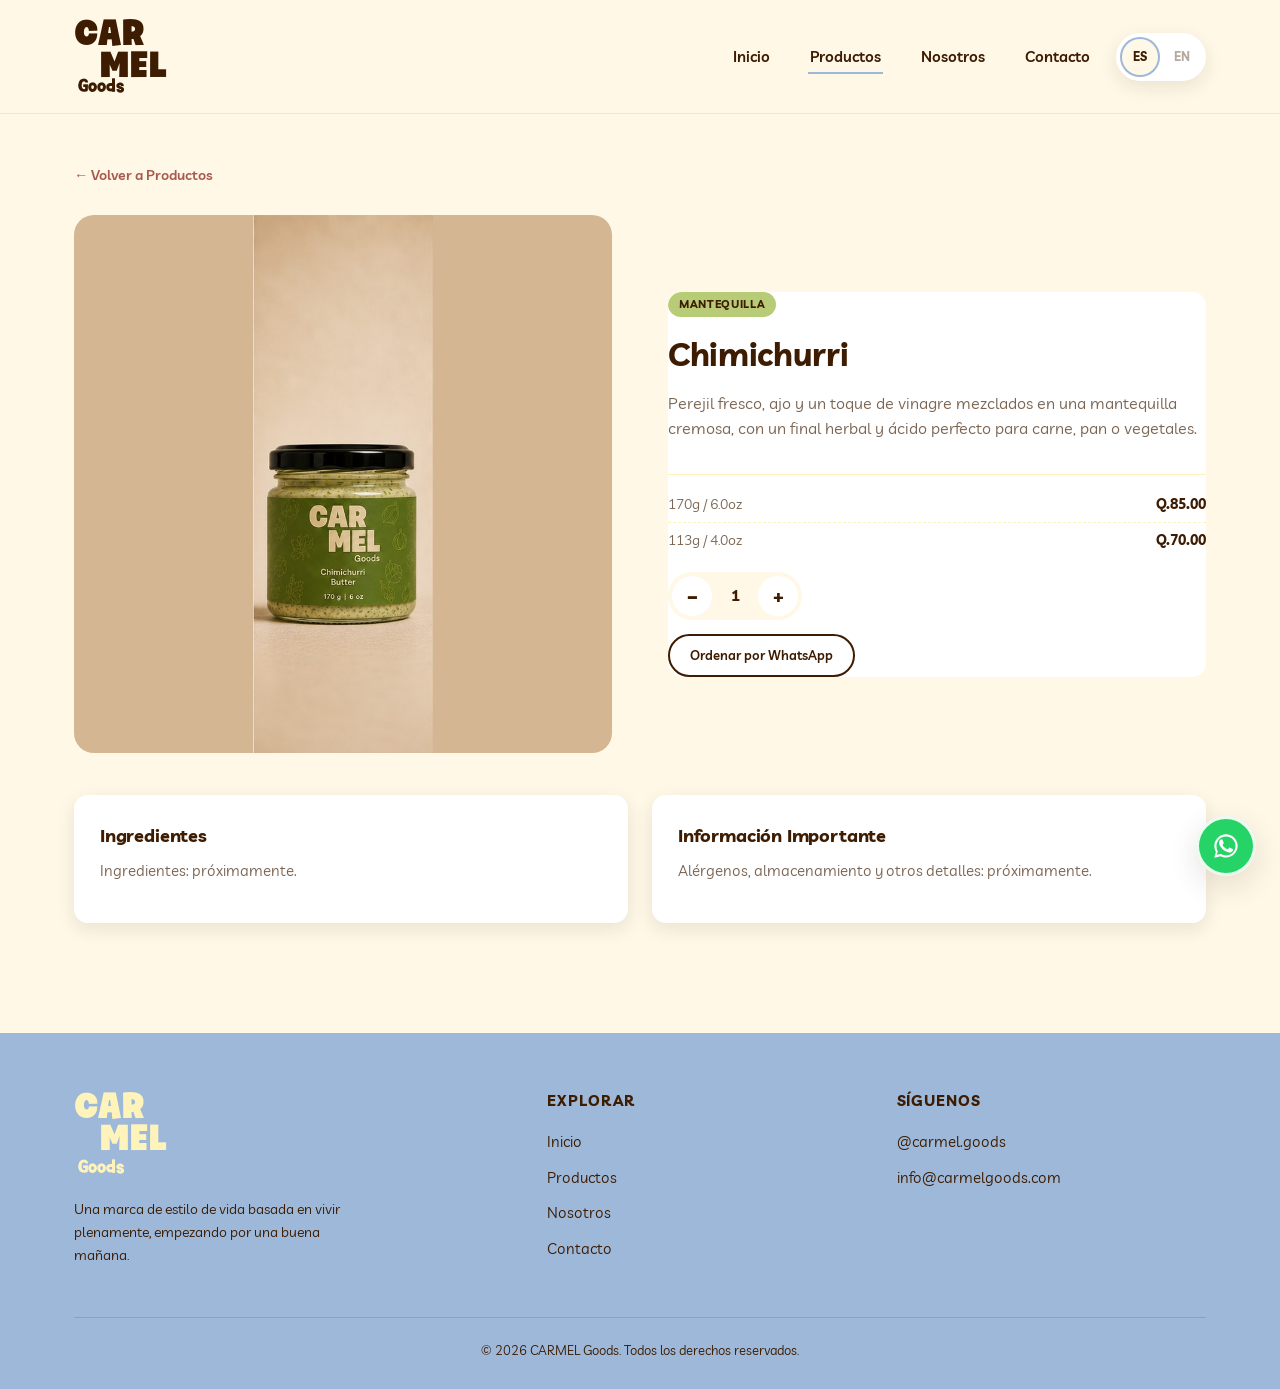
<file: product-chimichurri.html>
<!DOCTYPE html>
<html lang="es">
<head>
  <meta charset="UTF-8" />
  <meta name="viewport" content="width=device-width, initial-scale=1.0" />
  <title>Chimichurri | CARMEL Goods</title>
  <meta name="description" content="Chimichurri butter from CARMEL Goods — small-batch, made with real ingredients." />
  <link rel="canonical" href="https://www.carmelgoods.com/product-chimichurri.html" />
  <meta name="theme-color" content="#f5ede1" />
  <link rel="icon" href="favicon.ico" sizes="any" />
  <link rel="icon" href="favicon-32x32.png" type="image/png" sizes="32x32" />
  <link rel="icon" href="favicon-16x16.png" type="image/png" sizes="16x16" />
  <link rel="apple-touch-icon" href="apple-touch-icon.png" />

  <meta property="og:type" content="website" />
  <meta property="og:site_name" content="CARMEL Goods" />
  <meta property="og:title" content="Chimichurri | CARMEL Goods" />
  <meta property="og:description" content="Chimichurri butter from CARMEL Goods — small-batch, made with real ingredients." />
  <meta property="og:url" content="https://www.carmelgoods.com/product-chimichurri.html" />
  <meta name="twitter:card" content="summary_large_image" />
  <meta name="twitter:title" content="Chimichurri | CARMEL Goods" />
  <meta name="twitter:description" content="Chimichurri butter from CARMEL Goods — small-batch, made with real ingredients." />

  <link rel="preconnect" href="https://fonts.googleapis.com" />
  <link rel="preconnect" href="https://fonts.gstatic.com" crossorigin />
  <link href="https://fonts.googleapis.com/css2?family=Livvic:ital,wght@0,400;0,600;0,700;1,500&display=swap" rel="stylesheet" />
  <link rel="stylesheet" href="styles.css" />
</head>
<body>
  <a href="#main-content" class="skip-link" data-i18n="common.skip_link">Skip to main content</a>

  <header class="site-header">
    <div class="nav-wrap container">
      <a href="index.html" class="logo">
        <div class="logo-mark carmel-mark">
          <span class="car">CAR</span>
          <span class="mel">MEL</span>
        </div>
        <span class="logo-sub">Goods</span>
      </a>
      <div class="nav-right">
        <nav>
          <ul class="nav-links">
            <li><a href="index.html" data-i18n="nav.home">Home</a></li>
            <li><a href="products.html" data-i18n="nav.products" class="active" aria-current="page">Products</a></li>
            <li><a href="about.html" data-i18n="nav.about">About</a></li>
            <li><a href="contact.html" data-i18n="nav.contact">Contact</a></li>
          </ul>
        </nav>
        <div class="lang-toggle" role="group" aria-label="Language selector">
          <button type="button" class="lang-btn" data-lang="es" aria-label="Español">ES</button>
          <button type="button" class="lang-btn" data-lang="en" aria-label="English">EN</button>
        </div>
        <button class="nav-toggle" data-i18n-aria="common.nav_toggle_aria" aria-label="Toggle navigation" aria-expanded="false">
          <span></span><span></span><span></span>
        </button>
      </div>
    </div>
  </header>

  <main id="main-content" tabindex="-1">

    <section class="product-detail-section">
      <div class="container">
        <a href="products.html" class="back-link" data-i18n="product_pages.back_to_products">&larr; Back to Products</a>

        <div class="product-detail-grid">
          <div class="product-detail-media">
            <img src="images/chimichurri-butter.jpg" alt="Jar of CARMEL Goods Chimichurri Butter" class="product-photo" loading="lazy" />
          </div>

          <article class="product-card product-detail-copy accent-chimichurri">
            <div class="product-card-body">
              <span class="product-tag" data-i18n="common.tag_butter">Butter</span>
              <h1 data-i18n="products_page.chimichurri_name">Chimichurri</h1>
              <p class="product-desc" data-i18n="products_page.chimichurri_desc">Fresh parsley, garlic, and a splash of vinegar swirled into creamy butter for a herby, tangy finish on steak, bread, or veggies.</p>
              <ul class="product-sizes">
                <li><span class="size">170g / 6.0oz</span><span class="price">Q.85.00</span></li>
                <li><span class="size">113g / 4.0oz</span><span class="price">Q.70.00</span></li>
              </ul>
              <div class="qty-stepper">
                <button type="button" class="qty-btn qty-decrease" data-i18n-aria="common.qty_decrease_aria" aria-label="Decrease quantity">&minus;</button>
                <input type="number" class="qty-input" value="1" min="1" step="1" inputmode="numeric" data-i18n-aria="common.qty_input_aria" aria-label="Quantity" />
                <button type="button" class="qty-btn qty-increase" data-i18n-aria="common.qty_increase_aria" aria-label="Increase quantity">+</button>
              </div>
              <a href="#" class="btn btn-small btn-outline whatsapp-order-btn" data-i18n="common.order_whatsapp" target="_blank" rel="noopener noreferrer">Order via WhatsApp</a>
            </div>
          </article>
        </div>
      </div>
    </section>

    <section class="product-info-section">
      <div class="container">
        <div class="product-info-grid">
          <div class="info-card">
            <h2 data-i18n="product_pages.ingredients_heading">Ingredients</h2>
            <p data-i18n="product_pages.ingredients_placeholder">Ingredients: coming soon.</p>
          </div>
          <div class="info-card">
            <h2 data-i18n="product_pages.info_heading">Important Info</h2>
            <p data-i18n="product_pages.info_placeholder">Allergens, storage, and other details: coming soon.</p>
          </div>
        </div>
      </div>
    </section>

  </main>

  <footer class="site-footer">
    <div class="container">
      <div class="footer-grid">
        <div class="footer-about">
          <div class="logo-mark carmel-mark">
          <span class="car">CAR</span>
          <span class="mel">MEL</span>
        </div>
          <span class="logo-sub">Goods</span>
          <p data-i18n="common.footer_tagline">A lifestyle brand built on living fully, starting with a good morning.</p>
        </div>
        <div class="footer-col">
          <h3 data-i18n="common.footer_explore">Explore</h3>
          <ul>
            <li><a href="index.html" data-i18n="nav.home">Home</a></li>
            <li><a href="products.html" data-i18n="nav.products">Products</a></li>
            <li><a href="about.html" data-i18n="nav.about">About</a></li>
            <li><a href="contact.html" data-i18n="nav.contact">Contact</a></li>
          </ul>
        </div>
        <div class="footer-col">
          <h3 data-i18n="common.footer_connect">Connect</h3>
          <ul>
            <li><a href="https://instagram.com/carmel.goods" target="_blank" rel="noopener">@carmel.goods</a></li>
            <li><a href="mailto:info@carmelgoods.com">info@carmelgoods.com</a></li>
          </ul>
        </div>
      </div>
      <div class="footer-bottom">
        &copy; <span id="footer-year"></span> CARMEL Goods. <span data-i18n="common.footer_rights">All rights reserved.</span>
      </div>
    </div>
  </footer>

  <script src="translations.js"></script>
  <script src="script.js"></script>
</body>
</html>
</file>
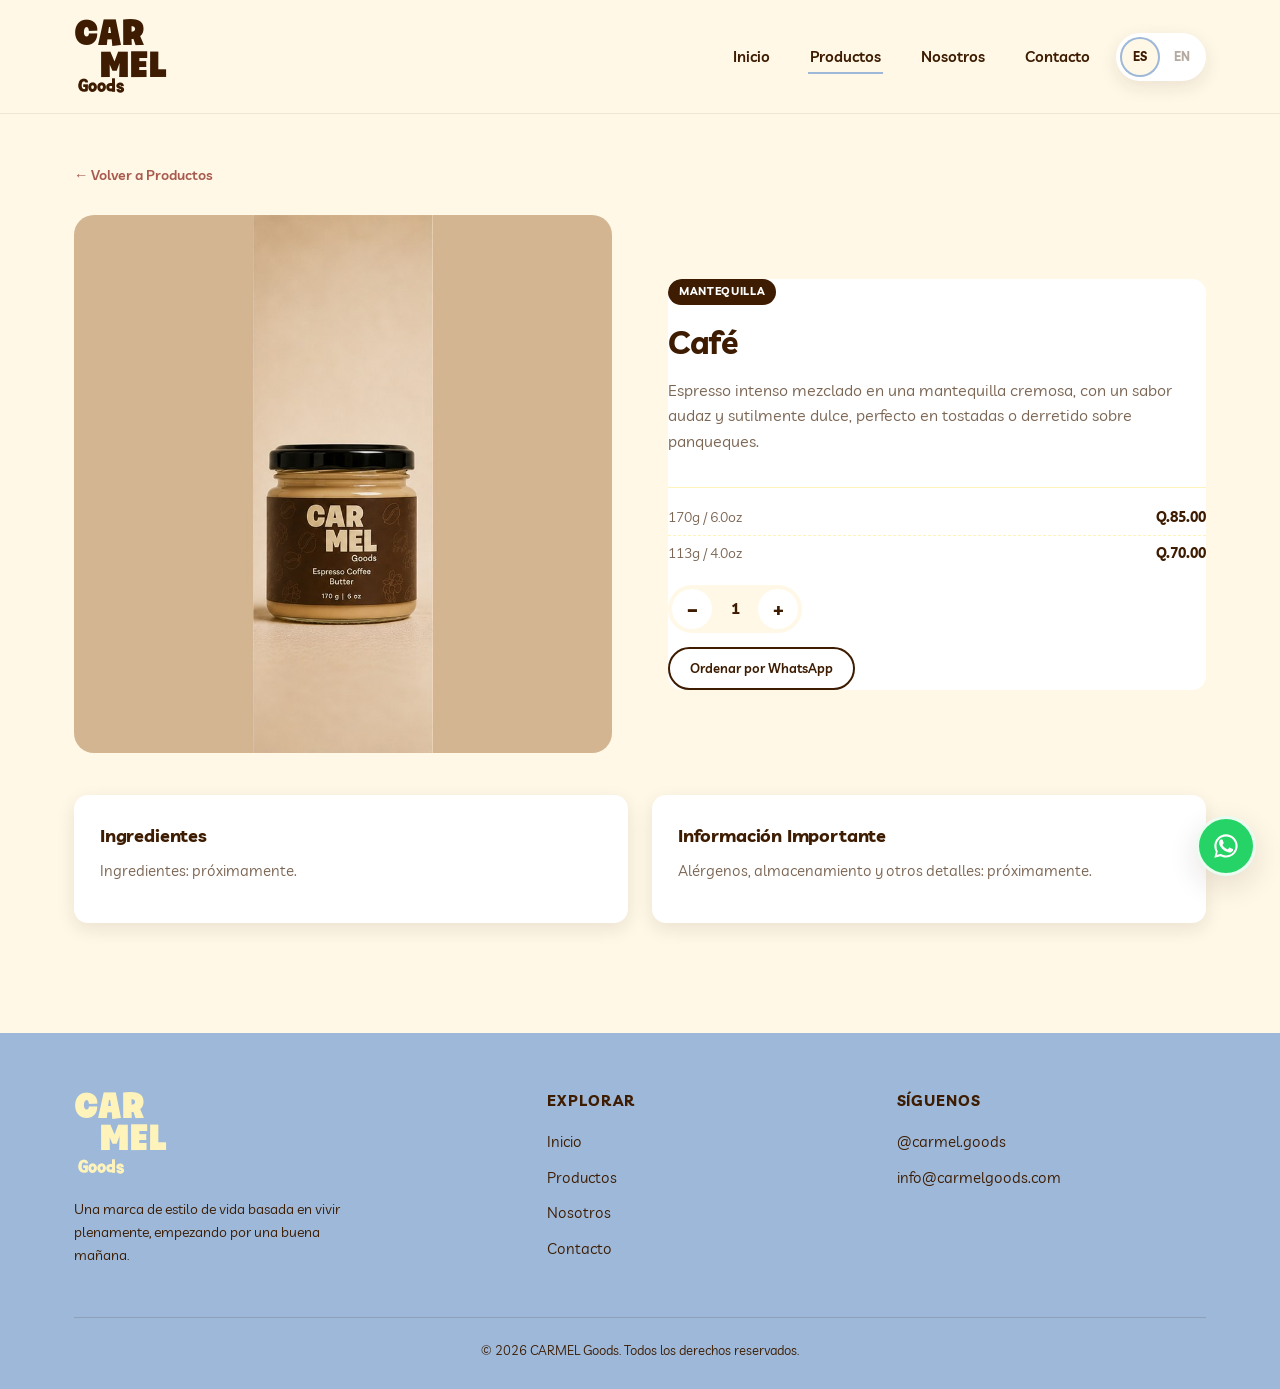
<file: product-coffee.html>
<!DOCTYPE html>
<html lang="es">
<head>
  <meta charset="UTF-8" />
  <meta name="viewport" content="width=device-width, initial-scale=1.0" />
  <title>Espresso Coffee | CARMEL Goods</title>
  <meta name="description" content="Espresso Coffee butter from CARMEL Goods — small-batch, made with real ingredients." />
  <link rel="canonical" href="https://www.carmelgoods.com/product-coffee.html" />
  <meta name="theme-color" content="#f5ede1" />
  <link rel="icon" href="favicon.ico" sizes="any" />
  <link rel="icon" href="favicon-32x32.png" type="image/png" sizes="32x32" />
  <link rel="icon" href="favicon-16x16.png" type="image/png" sizes="16x16" />
  <link rel="apple-touch-icon" href="apple-touch-icon.png" />

  <meta property="og:type" content="website" />
  <meta property="og:site_name" content="CARMEL Goods" />
  <meta property="og:title" content="Espresso Coffee | CARMEL Goods" />
  <meta property="og:description" content="Espresso Coffee butter from CARMEL Goods — small-batch, made with real ingredients." />
  <meta property="og:url" content="https://www.carmelgoods.com/product-coffee.html" />
  <meta name="twitter:card" content="summary_large_image" />
  <meta name="twitter:title" content="Espresso Coffee | CARMEL Goods" />
  <meta name="twitter:description" content="Espresso Coffee butter from CARMEL Goods — small-batch, made with real ingredients." />

  <link rel="preconnect" href="https://fonts.googleapis.com" />
  <link rel="preconnect" href="https://fonts.gstatic.com" crossorigin />
  <link href="https://fonts.googleapis.com/css2?family=Livvic:ital,wght@0,400;0,600;0,700;1,500&display=swap" rel="stylesheet" />
  <link rel="stylesheet" href="styles.css" />
</head>
<body>
  <a href="#main-content" class="skip-link" data-i18n="common.skip_link">Skip to main content</a>

  <header class="site-header">
    <div class="nav-wrap container">
      <a href="index.html" class="logo">
        <div class="logo-mark carmel-mark">
          <span class="car">CAR</span>
          <span class="mel">MEL</span>
        </div>
        <span class="logo-sub">Goods</span>
      </a>
      <div class="nav-right">
        <nav>
          <ul class="nav-links">
            <li><a href="index.html" data-i18n="nav.home">Home</a></li>
            <li><a href="products.html" data-i18n="nav.products" class="active" aria-current="page">Products</a></li>
            <li><a href="about.html" data-i18n="nav.about">About</a></li>
            <li><a href="contact.html" data-i18n="nav.contact">Contact</a></li>
          </ul>
        </nav>
        <div class="lang-toggle" role="group" aria-label="Language selector">
          <button type="button" class="lang-btn" data-lang="es" aria-label="Español">ES</button>
          <button type="button" class="lang-btn" data-lang="en" aria-label="English">EN</button>
        </div>
        <button class="nav-toggle" data-i18n-aria="common.nav_toggle_aria" aria-label="Toggle navigation" aria-expanded="false">
          <span></span><span></span><span></span>
        </button>
      </div>
    </div>
  </header>

  <main id="main-content" tabindex="-1">

    <section class="product-detail-section">
      <div class="container">
        <a href="products.html" class="back-link" data-i18n="product_pages.back_to_products">&larr; Back to Products</a>

        <div class="product-detail-grid">
          <div class="product-detail-media">
            <img src="images/coffee-butter.jpg" alt="Jar of CARMEL Goods Espresso Coffee Butter" class="product-photo" loading="lazy" />
          </div>

          <article class="product-card product-detail-copy accent-coffee">
            <div class="product-card-body">
              <span class="product-tag" data-i18n="common.tag_butter">Butter</span>
              <h1 data-i18n="products_page.coffee_name">Coffee</h1>
              <p class="product-desc" data-i18n="products_page.coffee_desc">Rich espresso folded into creamy butter for a bold, subtly sweet spread that's perfect on toast or melted over pancakes.</p>
              <ul class="product-sizes">
                <li><span class="size">170g / 6.0oz</span><span class="price">Q.85.00</span></li>
                <li><span class="size">113g / 4.0oz</span><span class="price">Q.70.00</span></li>
              </ul>
              <div class="qty-stepper">
                <button type="button" class="qty-btn qty-decrease" data-i18n-aria="common.qty_decrease_aria" aria-label="Decrease quantity">&minus;</button>
                <input type="number" class="qty-input" value="1" min="1" step="1" inputmode="numeric" data-i18n-aria="common.qty_input_aria" aria-label="Quantity" />
                <button type="button" class="qty-btn qty-increase" data-i18n-aria="common.qty_increase_aria" aria-label="Increase quantity">+</button>
              </div>
              <a href="#" class="btn btn-small btn-outline whatsapp-order-btn" data-i18n="common.order_whatsapp" target="_blank" rel="noopener noreferrer">Order via WhatsApp</a>
            </div>
          </article>
        </div>
      </div>
    </section>

    <section class="product-info-section">
      <div class="container">
        <div class="product-info-grid">
          <div class="info-card">
            <h2 data-i18n="product_pages.ingredients_heading">Ingredients</h2>
            <p data-i18n="product_pages.ingredients_placeholder">Ingredients: coming soon.</p>
          </div>
          <div class="info-card">
            <h2 data-i18n="product_pages.info_heading">Important Info</h2>
            <p data-i18n="product_pages.info_placeholder">Allergens, storage, and other details: coming soon.</p>
          </div>
        </div>
      </div>
    </section>

  </main>

  <footer class="site-footer">
    <div class="container">
      <div class="footer-grid">
        <div class="footer-about">
          <div class="logo-mark carmel-mark">
          <span class="car">CAR</span>
          <span class="mel">MEL</span>
        </div>
          <span class="logo-sub">Goods</span>
          <p data-i18n="common.footer_tagline">A lifestyle brand built on living fully, starting with a good morning.</p>
        </div>
        <div class="footer-col">
          <h3 data-i18n="common.footer_explore">Explore</h3>
          <ul>
            <li><a href="index.html" data-i18n="nav.home">Home</a></li>
            <li><a href="products.html" data-i18n="nav.products">Products</a></li>
            <li><a href="about.html" data-i18n="nav.about">About</a></li>
            <li><a href="contact.html" data-i18n="nav.contact">Contact</a></li>
          </ul>
        </div>
        <div class="footer-col">
          <h3 data-i18n="common.footer_connect">Connect</h3>
          <ul>
            <li><a href="https://instagram.com/carmel.goods" target="_blank" rel="noopener">@carmel.goods</a></li>
            <li><a href="mailto:info@carmelgoods.com">info@carmelgoods.com</a></li>
          </ul>
        </div>
      </div>
      <div class="footer-bottom">
        &copy; <span id="footer-year"></span> CARMEL Goods. <span data-i18n="common.footer_rights">All rights reserved.</span>
      </div>
    </div>
  </footer>

  <script src="translations.js"></script>
  <script src="script.js"></script>
</body>
</html>
</file>
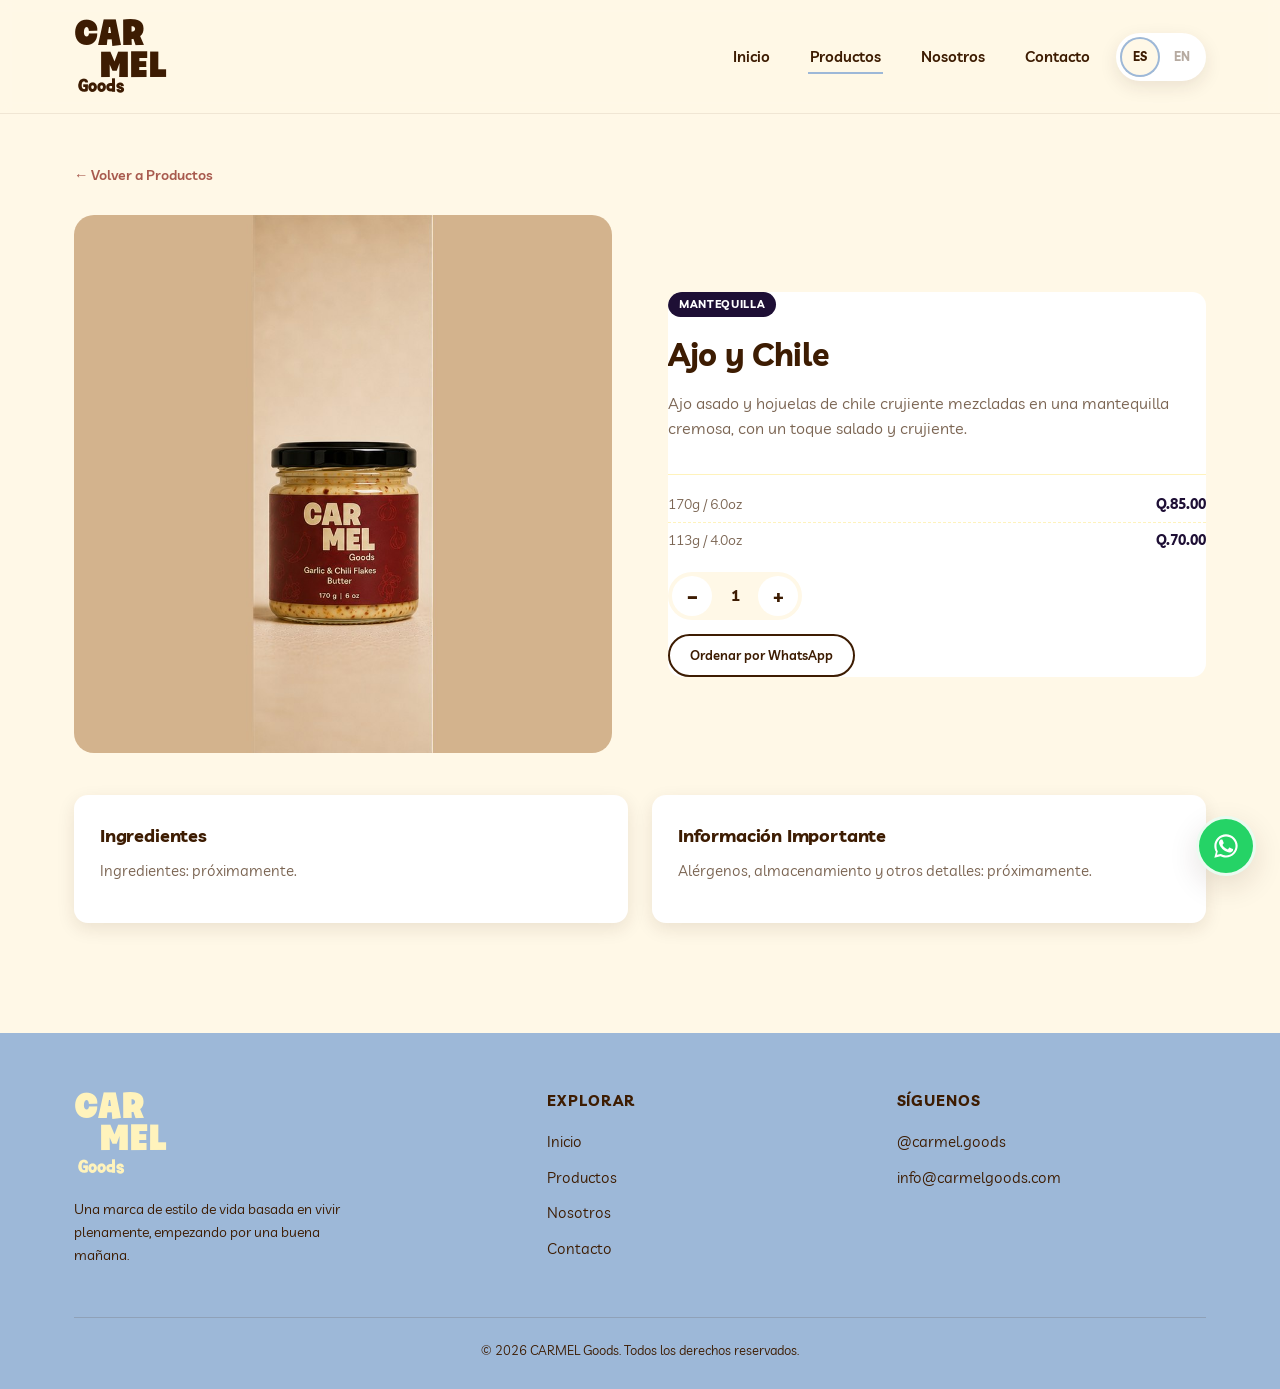
<file: product-garlic-chili.html>
<!DOCTYPE html>
<html lang="es">
<head>
  <meta charset="UTF-8" />
  <meta name="viewport" content="width=device-width, initial-scale=1.0" />
  <title>Garlic and Chili | CARMEL Goods</title>
  <meta name="description" content="Garlic and Chili butter from CARMEL Goods — small-batch, made with real ingredients." />
  <link rel="canonical" href="https://www.carmelgoods.com/product-garlic-chili.html" />
  <meta name="theme-color" content="#f5ede1" />
  <link rel="icon" href="favicon.ico" sizes="any" />
  <link rel="icon" href="favicon-32x32.png" type="image/png" sizes="32x32" />
  <link rel="icon" href="favicon-16x16.png" type="image/png" sizes="16x16" />
  <link rel="apple-touch-icon" href="apple-touch-icon.png" />

  <meta property="og:type" content="website" />
  <meta property="og:site_name" content="CARMEL Goods" />
  <meta property="og:title" content="Garlic and Chili | CARMEL Goods" />
  <meta property="og:description" content="Garlic and Chili butter from CARMEL Goods — small-batch, made with real ingredients." />
  <meta property="og:url" content="https://www.carmelgoods.com/product-garlic-chili.html" />
  <meta name="twitter:card" content="summary_large_image" />
  <meta name="twitter:title" content="Garlic and Chili | CARMEL Goods" />
  <meta name="twitter:description" content="Garlic and Chili butter from CARMEL Goods — small-batch, made with real ingredients." />

  <link rel="preconnect" href="https://fonts.googleapis.com" />
  <link rel="preconnect" href="https://fonts.gstatic.com" crossorigin />
  <link href="https://fonts.googleapis.com/css2?family=Livvic:ital,wght@0,400;0,600;0,700;1,500&display=swap" rel="stylesheet" />
  <link rel="stylesheet" href="styles.css" />
</head>
<body>
  <a href="#main-content" class="skip-link" data-i18n="common.skip_link">Skip to main content</a>

  <header class="site-header">
    <div class="nav-wrap container">
      <a href="index.html" class="logo">
        <div class="logo-mark carmel-mark">
          <span class="car">CAR</span>
          <span class="mel">MEL</span>
        </div>
        <span class="logo-sub">Goods</span>
      </a>
      <div class="nav-right">
        <nav>
          <ul class="nav-links">
            <li><a href="index.html" data-i18n="nav.home">Home</a></li>
            <li><a href="products.html" data-i18n="nav.products" class="active" aria-current="page">Products</a></li>
            <li><a href="about.html" data-i18n="nav.about">About</a></li>
            <li><a href="contact.html" data-i18n="nav.contact">Contact</a></li>
          </ul>
        </nav>
        <div class="lang-toggle" role="group" aria-label="Language selector">
          <button type="button" class="lang-btn" data-lang="es" aria-label="Español">ES</button>
          <button type="button" class="lang-btn" data-lang="en" aria-label="English">EN</button>
        </div>
        <button class="nav-toggle" data-i18n-aria="common.nav_toggle_aria" aria-label="Toggle navigation" aria-expanded="false">
          <span></span><span></span><span></span>
        </button>
      </div>
    </div>
  </header>

  <main id="main-content" tabindex="-1">

    <section class="product-detail-section">
      <div class="container">
        <a href="products.html" class="back-link" data-i18n="product_pages.back_to_products">&larr; Back to Products</a>

        <div class="product-detail-grid">
          <div class="product-detail-media">
            <img src="images/crispy-garlic-chili-butter.jpg" alt="Jar of CARMEL Goods Garlic and Chili Butter" class="product-photo" loading="lazy" />
          </div>

          <article class="product-card product-detail-copy accent-garlic-chili">
            <div class="product-card-body">
              <span class="product-tag" data-i18n="common.tag_butter">Butter</span>
              <h1 data-i18n="products_page.garlicchili_name">Garlic and Chili</h1>
              <p class="product-desc" data-i18n="products_page.garlicchili_desc">Roasted garlic and crispy chili flakes folded into rich, creamy butter for a savory, crunchy finish.</p>
              <ul class="product-sizes">
                <li><span class="size">170g / 6.0oz</span><span class="price">Q.85.00</span></li>
                <li><span class="size">113g / 4.0oz</span><span class="price">Q.70.00</span></li>
              </ul>
              <div class="qty-stepper">
                <button type="button" class="qty-btn qty-decrease" data-i18n-aria="common.qty_decrease_aria" aria-label="Decrease quantity">&minus;</button>
                <input type="number" class="qty-input" value="1" min="1" step="1" inputmode="numeric" data-i18n-aria="common.qty_input_aria" aria-label="Quantity" />
                <button type="button" class="qty-btn qty-increase" data-i18n-aria="common.qty_increase_aria" aria-label="Increase quantity">+</button>
              </div>
              <a href="#" class="btn btn-small btn-outline whatsapp-order-btn" data-i18n="common.order_whatsapp" target="_blank" rel="noopener noreferrer">Order via WhatsApp</a>
            </div>
          </article>
        </div>
      </div>
    </section>

    <section class="product-info-section">
      <div class="container">
        <div class="product-info-grid">
          <div class="info-card">
            <h2 data-i18n="product_pages.ingredients_heading">Ingredients</h2>
            <p data-i18n="product_pages.ingredients_placeholder">Ingredients: coming soon.</p>
          </div>
          <div class="info-card">
            <h2 data-i18n="product_pages.info_heading">Important Info</h2>
            <p data-i18n="product_pages.info_placeholder">Allergens, storage, and other details: coming soon.</p>
          </div>
        </div>
      </div>
    </section>

  </main>

  <footer class="site-footer">
    <div class="container">
      <div class="footer-grid">
        <div class="footer-about">
          <div class="logo-mark carmel-mark">
          <span class="car">CAR</span>
          <span class="mel">MEL</span>
        </div>
          <span class="logo-sub">Goods</span>
          <p data-i18n="common.footer_tagline">A lifestyle brand built on living fully, starting with a good morning.</p>
        </div>
        <div class="footer-col">
          <h3 data-i18n="common.footer_explore">Explore</h3>
          <ul>
            <li><a href="index.html" data-i18n="nav.home">Home</a></li>
            <li><a href="products.html" data-i18n="nav.products">Products</a></li>
            <li><a href="about.html" data-i18n="nav.about">About</a></li>
            <li><a href="contact.html" data-i18n="nav.contact">Contact</a></li>
          </ul>
        </div>
        <div class="footer-col">
          <h3 data-i18n="common.footer_connect">Connect</h3>
          <ul>
            <li><a href="https://instagram.com/carmel.goods" target="_blank" rel="noopener">@carmel.goods</a></li>
            <li><a href="mailto:info@carmelgoods.com">info@carmelgoods.com</a></li>
          </ul>
        </div>
      </div>
      <div class="footer-bottom">
        &copy; <span id="footer-year"></span> CARMEL Goods. <span data-i18n="common.footer_rights">All rights reserved.</span>
      </div>
    </div>
  </footer>

  <script src="translations.js"></script>
  <script src="script.js"></script>
</body>
</html>
</file>
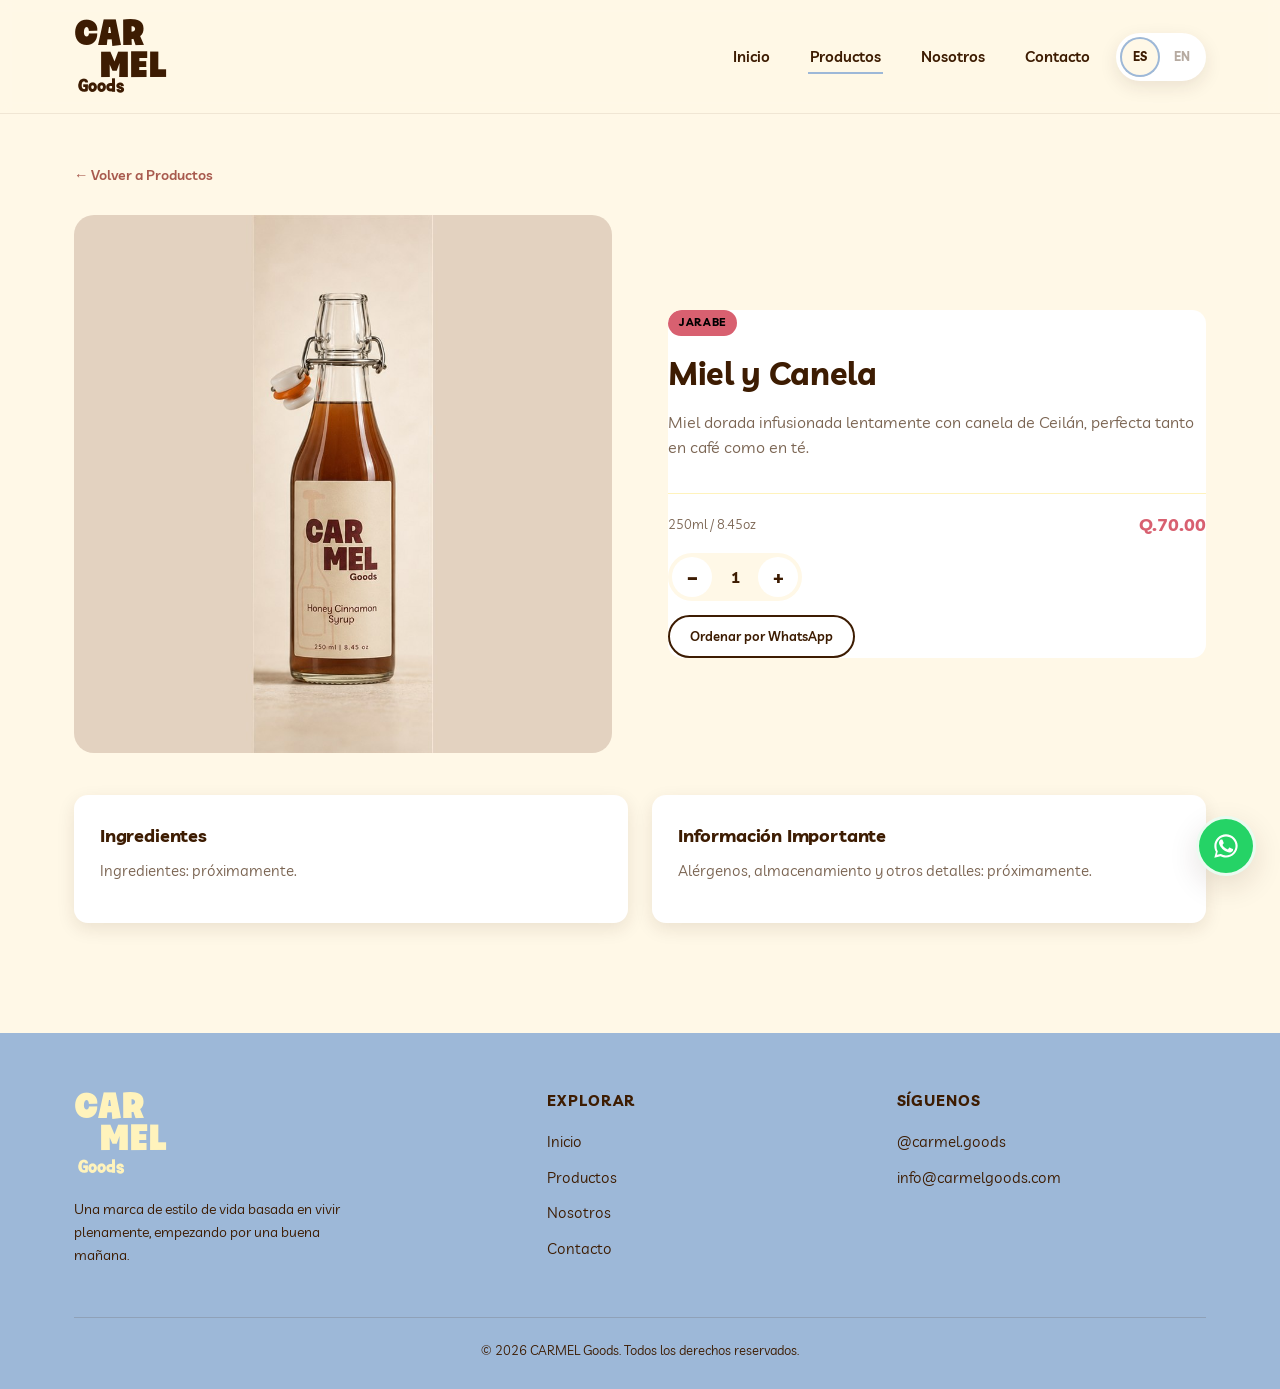
<file: product-honey-cinnamon.html>
<!DOCTYPE html>
<html lang="es">
<head>
  <meta charset="UTF-8" />
  <meta name="viewport" content="width=device-width, initial-scale=1.0" />
  <title>Honey Cinnamon | CARMEL Goods</title>
  <meta name="description" content="Honey Cinnamon syrup from CARMEL Goods — small-batch, made with real ingredients." />
  <link rel="canonical" href="https://www.carmelgoods.com/product-honey-cinnamon.html" />
  <meta name="theme-color" content="#f5ede1" />
  <link rel="icon" href="favicon.ico" sizes="any" />
  <link rel="icon" href="favicon-32x32.png" type="image/png" sizes="32x32" />
  <link rel="icon" href="favicon-16x16.png" type="image/png" sizes="16x16" />
  <link rel="apple-touch-icon" href="apple-touch-icon.png" />

  <meta property="og:type" content="website" />
  <meta property="og:site_name" content="CARMEL Goods" />
  <meta property="og:title" content="Honey Cinnamon | CARMEL Goods" />
  <meta property="og:description" content="Honey Cinnamon syrup from CARMEL Goods — small-batch, made with real ingredients." />
  <meta property="og:url" content="https://www.carmelgoods.com/product-honey-cinnamon.html" />
  <meta name="twitter:card" content="summary_large_image" />
  <meta name="twitter:title" content="Honey Cinnamon | CARMEL Goods" />
  <meta name="twitter:description" content="Honey Cinnamon syrup from CARMEL Goods — small-batch, made with real ingredients." />

  <link rel="preconnect" href="https://fonts.googleapis.com" />
  <link rel="preconnect" href="https://fonts.gstatic.com" crossorigin />
  <link href="https://fonts.googleapis.com/css2?family=Livvic:ital,wght@0,400;0,600;0,700;1,500&display=swap" rel="stylesheet" />
  <link rel="stylesheet" href="styles.css" />
</head>
<body>
  <a href="#main-content" class="skip-link" data-i18n="common.skip_link">Skip to main content</a>

  <header class="site-header">
    <div class="nav-wrap container">
      <a href="index.html" class="logo">
        <div class="logo-mark carmel-mark">
          <span class="car">CAR</span>
          <span class="mel">MEL</span>
        </div>
        <span class="logo-sub">Goods</span>
      </a>
      <div class="nav-right">
        <nav>
          <ul class="nav-links">
            <li><a href="index.html" data-i18n="nav.home">Home</a></li>
            <li><a href="products.html" data-i18n="nav.products" class="active" aria-current="page">Products</a></li>
            <li><a href="about.html" data-i18n="nav.about">About</a></li>
            <li><a href="contact.html" data-i18n="nav.contact">Contact</a></li>
          </ul>
        </nav>
        <div class="lang-toggle" role="group" aria-label="Language selector">
          <button type="button" class="lang-btn" data-lang="es" aria-label="Español">ES</button>
          <button type="button" class="lang-btn" data-lang="en" aria-label="English">EN</button>
        </div>
        <button class="nav-toggle" data-i18n-aria="common.nav_toggle_aria" aria-label="Toggle navigation" aria-expanded="false">
          <span></span><span></span><span></span>
        </button>
      </div>
    </div>
  </header>

  <main id="main-content" tabindex="-1">

    <section class="product-detail-section">
      <div class="container">
        <a href="products.html" class="back-link" data-i18n="product_pages.back_to_products">&larr; Back to Products</a>

        <div class="product-detail-grid">
          <div class="product-detail-media">
            <img src="images/honey-cinnamon-syrup.jpg" alt="Bottle of CARMEL Goods Honey Cinnamon Syrup" class="product-photo" loading="lazy" />
          </div>

          <article class="product-card product-detail-copy accent-honey-cinnamon">
            <div class="product-card-body">
              <span class="product-tag" data-i18n="common.tag_syrup">Syrup</span>
              <h1 data-i18n="products_page.honeycinnamon_name">Honey Cinnamon</h1>
              <p class="product-desc" data-i18n="products_page.honeycinnamon_desc">Golden honey slow-steeped with Ceylon cinnamon, equally at home in coffee or tea.</p>
              <div class="product-meta">
                <span class="product-size">250ml / 8.45oz</span>
                <span class="product-price">Q.70.00</span>
              </div>
              <div class="qty-stepper">
                <button type="button" class="qty-btn qty-decrease" data-i18n-aria="common.qty_decrease_aria" aria-label="Decrease quantity">&minus;</button>
                <input type="number" class="qty-input" value="1" min="1" step="1" inputmode="numeric" data-i18n-aria="common.qty_input_aria" aria-label="Quantity" />
                <button type="button" class="qty-btn qty-increase" data-i18n-aria="common.qty_increase_aria" aria-label="Increase quantity">+</button>
              </div>
              <a href="#" class="btn btn-small btn-outline whatsapp-order-btn" data-i18n="common.order_whatsapp" target="_blank" rel="noopener noreferrer">Order via WhatsApp</a>
            </div>
          </article>
        </div>
      </div>
    </section>

    <section class="product-info-section">
      <div class="container">
        <div class="product-info-grid">
          <div class="info-card">
            <h2 data-i18n="product_pages.ingredients_heading">Ingredients</h2>
            <p data-i18n="product_pages.ingredients_placeholder">Ingredients: coming soon.</p>
          </div>
          <div class="info-card">
            <h2 data-i18n="product_pages.info_heading">Important Info</h2>
            <p data-i18n="product_pages.info_placeholder">Allergens, storage, and other details: coming soon.</p>
          </div>
        </div>
      </div>
    </section>

  </main>

  <footer class="site-footer">
    <div class="container">
      <div class="footer-grid">
        <div class="footer-about">
          <div class="logo-mark carmel-mark">
          <span class="car">CAR</span>
          <span class="mel">MEL</span>
        </div>
          <span class="logo-sub">Goods</span>
          <p data-i18n="common.footer_tagline">A lifestyle brand built on living fully, starting with a good morning.</p>
        </div>
        <div class="footer-col">
          <h3 data-i18n="common.footer_explore">Explore</h3>
          <ul>
            <li><a href="index.html" data-i18n="nav.home">Home</a></li>
            <li><a href="products.html" data-i18n="nav.products">Products</a></li>
            <li><a href="about.html" data-i18n="nav.about">About</a></li>
            <li><a href="contact.html" data-i18n="nav.contact">Contact</a></li>
          </ul>
        </div>
        <div class="footer-col">
          <h3 data-i18n="common.footer_connect">Connect</h3>
          <ul>
            <li><a href="https://instagram.com/carmel.goods" target="_blank" rel="noopener">@carmel.goods</a></li>
            <li><a href="mailto:info@carmelgoods.com">info@carmelgoods.com</a></li>
          </ul>
        </div>
      </div>
      <div class="footer-bottom">
        &copy; <span id="footer-year"></span> CARMEL Goods. <span data-i18n="common.footer_rights">All rights reserved.</span>
      </div>
    </div>
  </footer>

  <script src="translations.js"></script>
  <script src="script.js"></script>
</body>
</html>
</file>
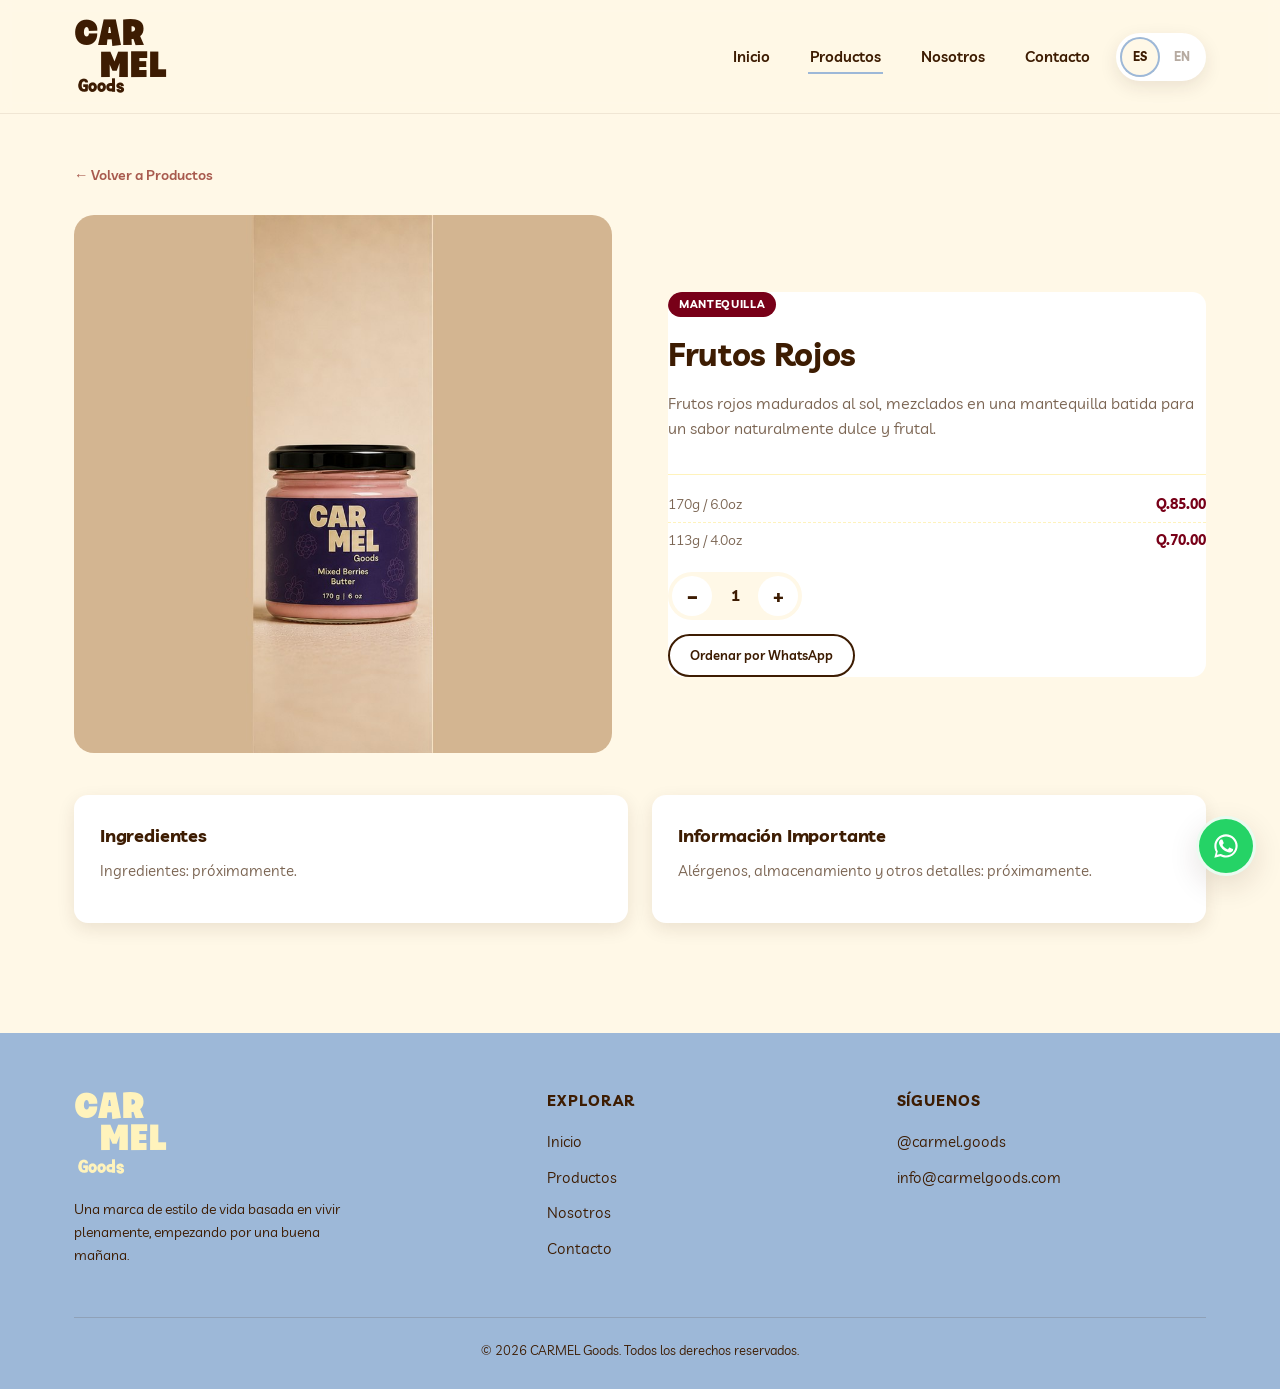
<file: product-mixed-berries-butter.html>
<!DOCTYPE html>
<html lang="es">
<head>
  <meta charset="UTF-8" />
  <meta name="viewport" content="width=device-width, initial-scale=1.0" />
  <title>Mixed Berries Butter | CARMEL Goods</title>
  <meta name="description" content="Mixed Berries butter from CARMEL Goods — small-batch, made with real ingredients." />
  <link rel="canonical" href="https://www.carmelgoods.com/product-mixed-berries-butter.html" />
  <meta name="theme-color" content="#f5ede1" />
  <link rel="icon" href="favicon.ico" sizes="any" />
  <link rel="icon" href="favicon-32x32.png" type="image/png" sizes="32x32" />
  <link rel="icon" href="favicon-16x16.png" type="image/png" sizes="16x16" />
  <link rel="apple-touch-icon" href="apple-touch-icon.png" />

  <meta property="og:type" content="website" />
  <meta property="og:site_name" content="CARMEL Goods" />
  <meta property="og:title" content="Mixed Berries Butter | CARMEL Goods" />
  <meta property="og:description" content="Mixed Berries butter from CARMEL Goods — small-batch, made with real ingredients." />
  <meta property="og:url" content="https://www.carmelgoods.com/product-mixed-berries-butter.html" />
  <meta name="twitter:card" content="summary_large_image" />
  <meta name="twitter:title" content="Mixed Berries Butter | CARMEL Goods" />
  <meta name="twitter:description" content="Mixed Berries butter from CARMEL Goods — small-batch, made with real ingredients." />

  <link rel="preconnect" href="https://fonts.googleapis.com" />
  <link rel="preconnect" href="https://fonts.gstatic.com" crossorigin />
  <link href="https://fonts.googleapis.com/css2?family=Livvic:ital,wght@0,400;0,600;0,700;1,500&display=swap" rel="stylesheet" />
  <link rel="stylesheet" href="styles.css" />
</head>
<body>
  <a href="#main-content" class="skip-link" data-i18n="common.skip_link">Skip to main content</a>

  <header class="site-header">
    <div class="nav-wrap container">
      <a href="index.html" class="logo">
        <div class="logo-mark carmel-mark">
          <span class="car">CAR</span>
          <span class="mel">MEL</span>
        </div>
        <span class="logo-sub">Goods</span>
      </a>
      <div class="nav-right">
        <nav>
          <ul class="nav-links">
            <li><a href="index.html" data-i18n="nav.home">Home</a></li>
            <li><a href="products.html" data-i18n="nav.products" class="active" aria-current="page">Products</a></li>
            <li><a href="about.html" data-i18n="nav.about">About</a></li>
            <li><a href="contact.html" data-i18n="nav.contact">Contact</a></li>
          </ul>
        </nav>
        <div class="lang-toggle" role="group" aria-label="Language selector">
          <button type="button" class="lang-btn" data-lang="es" aria-label="Español">ES</button>
          <button type="button" class="lang-btn" data-lang="en" aria-label="English">EN</button>
        </div>
        <button class="nav-toggle" data-i18n-aria="common.nav_toggle_aria" aria-label="Toggle navigation" aria-expanded="false">
          <span></span><span></span><span></span>
        </button>
      </div>
    </div>
  </header>

  <main id="main-content" tabindex="-1">

    <section class="product-detail-section">
      <div class="container">
        <a href="products.html" class="back-link" data-i18n="product_pages.back_to_products">&larr; Back to Products</a>

        <div class="product-detail-grid">
          <div class="product-detail-media">
            <img src="images/mixed-berries-butter.jpg" alt="Jar of CARMEL Goods Mixed Berries Butter" class="product-photo" loading="lazy" />
          </div>

          <article class="product-card product-detail-copy accent-mixed-berries">
            <div class="product-card-body">
              <span class="product-tag" data-i18n="common.tag_butter">Butter</span>
              <h1 data-i18n="products_page.mixedberries_butter_name">Mixed Berries</h1>
              <p class="product-desc" data-i18n="products_page.mixedberries_butter_desc">Sun-ripened berries swirled into whipped butter for a naturally sweet, fruity spread.</p>
              <ul class="product-sizes">
                <li><span class="size">170g / 6.0oz</span><span class="price">Q.85.00</span></li>
                <li><span class="size">113g / 4.0oz</span><span class="price">Q.70.00</span></li>
              </ul>
              <div class="qty-stepper">
                <button type="button" class="qty-btn qty-decrease" data-i18n-aria="common.qty_decrease_aria" aria-label="Decrease quantity">&minus;</button>
                <input type="number" class="qty-input" value="1" min="1" step="1" inputmode="numeric" data-i18n-aria="common.qty_input_aria" aria-label="Quantity" />
                <button type="button" class="qty-btn qty-increase" data-i18n-aria="common.qty_increase_aria" aria-label="Increase quantity">+</button>
              </div>
              <a href="#" class="btn btn-small btn-outline whatsapp-order-btn" data-i18n="common.order_whatsapp" target="_blank" rel="noopener noreferrer">Order via WhatsApp</a>
            </div>
          </article>
        </div>
      </div>
    </section>

    <section class="product-info-section">
      <div class="container">
        <div class="product-info-grid">
          <div class="info-card">
            <h2 data-i18n="product_pages.ingredients_heading">Ingredients</h2>
            <p data-i18n="product_pages.ingredients_placeholder">Ingredients: coming soon.</p>
          </div>
          <div class="info-card">
            <h2 data-i18n="product_pages.info_heading">Important Info</h2>
            <p data-i18n="product_pages.info_placeholder">Allergens, storage, and other details: coming soon.</p>
          </div>
        </div>
      </div>
    </section>

  </main>

  <footer class="site-footer">
    <div class="container">
      <div class="footer-grid">
        <div class="footer-about">
          <div class="logo-mark carmel-mark">
          <span class="car">CAR</span>
          <span class="mel">MEL</span>
        </div>
          <span class="logo-sub">Goods</span>
          <p data-i18n="common.footer_tagline">A lifestyle brand built on living fully, starting with a good morning.</p>
        </div>
        <div class="footer-col">
          <h3 data-i18n="common.footer_explore">Explore</h3>
          <ul>
            <li><a href="index.html" data-i18n="nav.home">Home</a></li>
            <li><a href="products.html" data-i18n="nav.products">Products</a></li>
            <li><a href="about.html" data-i18n="nav.about">About</a></li>
            <li><a href="contact.html" data-i18n="nav.contact">Contact</a></li>
          </ul>
        </div>
        <div class="footer-col">
          <h3 data-i18n="common.footer_connect">Connect</h3>
          <ul>
            <li><a href="https://instagram.com/carmel.goods" target="_blank" rel="noopener">@carmel.goods</a></li>
            <li><a href="mailto:info@carmelgoods.com">info@carmelgoods.com</a></li>
          </ul>
        </div>
      </div>
      <div class="footer-bottom">
        &copy; <span id="footer-year"></span> CARMEL Goods. <span data-i18n="common.footer_rights">All rights reserved.</span>
      </div>
    </div>
  </footer>

  <script src="translations.js"></script>
  <script src="script.js"></script>
</body>
</html>
</file>
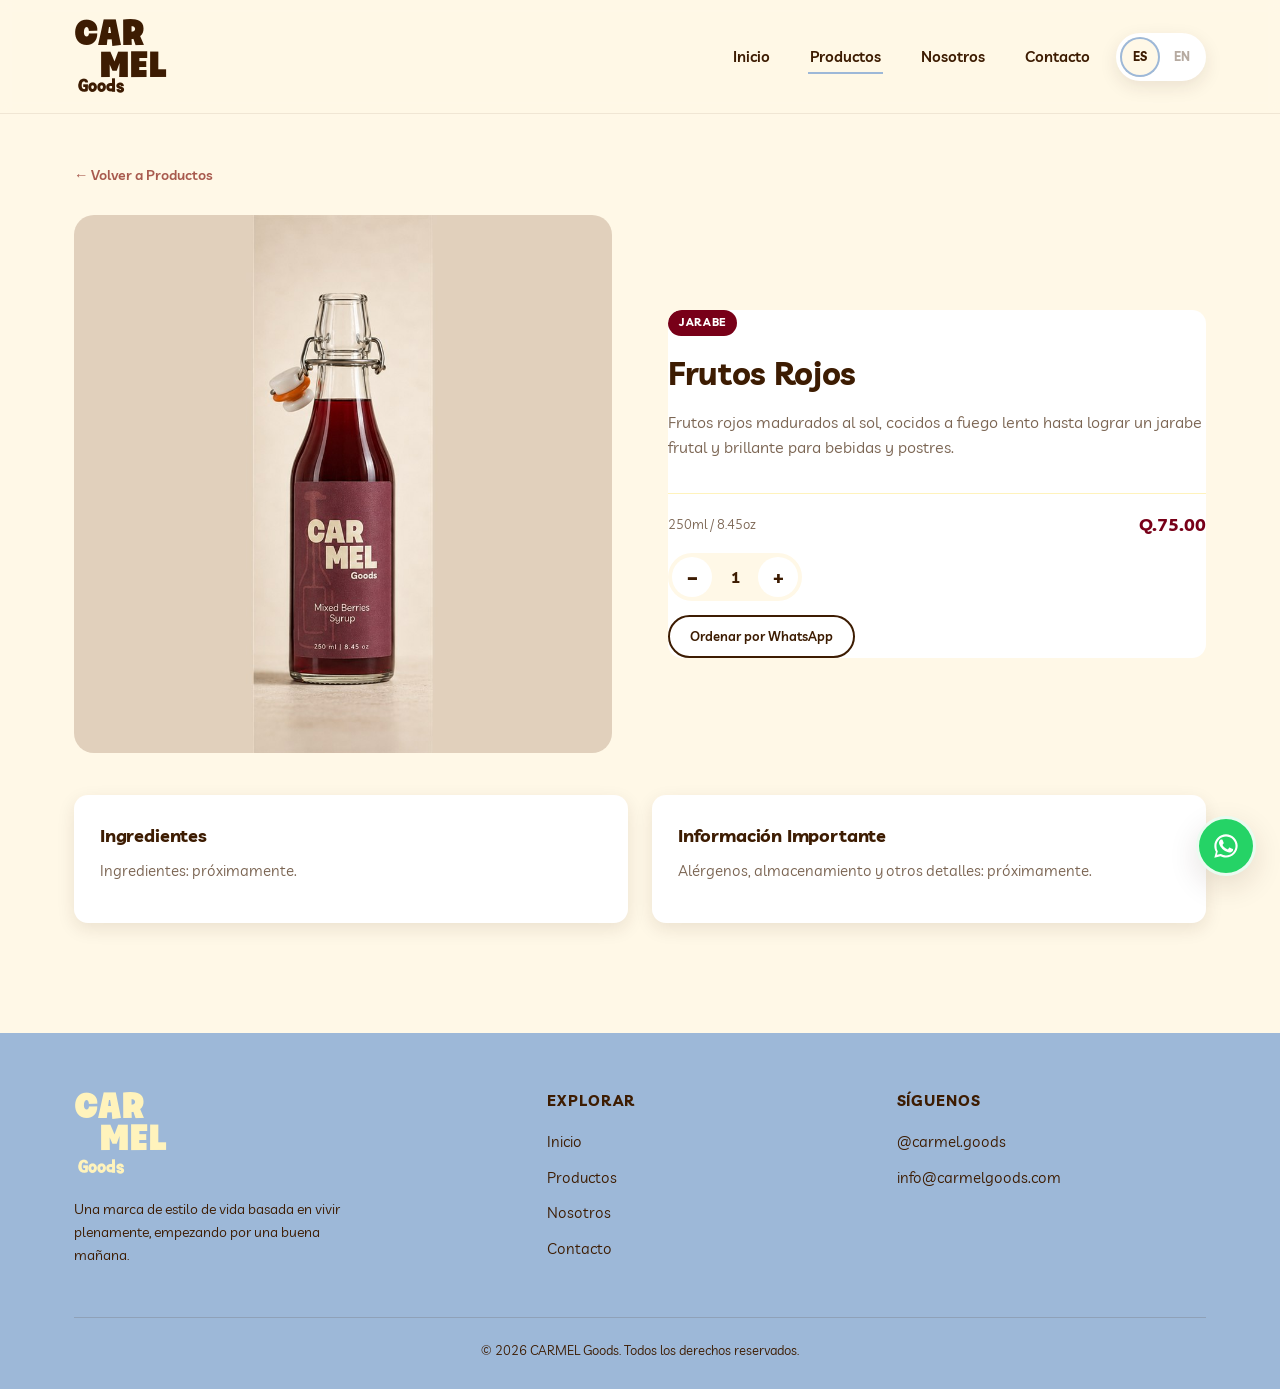
<file: product-mixed-berries-syrup.html>
<!DOCTYPE html>
<html lang="es">
<head>
  <meta charset="UTF-8" />
  <meta name="viewport" content="width=device-width, initial-scale=1.0" />
  <title>Mixed Berries Syrup | CARMEL Goods</title>
  <meta name="description" content="Mixed Berries syrup from CARMEL Goods — small-batch, made with real ingredients." />
  <link rel="canonical" href="https://www.carmelgoods.com/product-mixed-berries-syrup.html" />
  <meta name="theme-color" content="#f5ede1" />
  <link rel="icon" href="favicon.ico" sizes="any" />
  <link rel="icon" href="favicon-32x32.png" type="image/png" sizes="32x32" />
  <link rel="icon" href="favicon-16x16.png" type="image/png" sizes="16x16" />
  <link rel="apple-touch-icon" href="apple-touch-icon.png" />

  <meta property="og:type" content="website" />
  <meta property="og:site_name" content="CARMEL Goods" />
  <meta property="og:title" content="Mixed Berries Syrup | CARMEL Goods" />
  <meta property="og:description" content="Mixed Berries syrup from CARMEL Goods — small-batch, made with real ingredients." />
  <meta property="og:url" content="https://www.carmelgoods.com/product-mixed-berries-syrup.html" />
  <meta name="twitter:card" content="summary_large_image" />
  <meta name="twitter:title" content="Mixed Berries Syrup | CARMEL Goods" />
  <meta name="twitter:description" content="Mixed Berries syrup from CARMEL Goods — small-batch, made with real ingredients." />

  <link rel="preconnect" href="https://fonts.googleapis.com" />
  <link rel="preconnect" href="https://fonts.gstatic.com" crossorigin />
  <link href="https://fonts.googleapis.com/css2?family=Livvic:ital,wght@0,400;0,600;0,700;1,500&display=swap" rel="stylesheet" />
  <link rel="stylesheet" href="styles.css" />
</head>
<body>
  <a href="#main-content" class="skip-link" data-i18n="common.skip_link">Skip to main content</a>

  <header class="site-header">
    <div class="nav-wrap container">
      <a href="index.html" class="logo">
        <div class="logo-mark carmel-mark">
          <span class="car">CAR</span>
          <span class="mel">MEL</span>
        </div>
        <span class="logo-sub">Goods</span>
      </a>
      <div class="nav-right">
        <nav>
          <ul class="nav-links">
            <li><a href="index.html" data-i18n="nav.home">Home</a></li>
            <li><a href="products.html" data-i18n="nav.products" class="active" aria-current="page">Products</a></li>
            <li><a href="about.html" data-i18n="nav.about">About</a></li>
            <li><a href="contact.html" data-i18n="nav.contact">Contact</a></li>
          </ul>
        </nav>
        <div class="lang-toggle" role="group" aria-label="Language selector">
          <button type="button" class="lang-btn" data-lang="es" aria-label="Español">ES</button>
          <button type="button" class="lang-btn" data-lang="en" aria-label="English">EN</button>
        </div>
        <button class="nav-toggle" data-i18n-aria="common.nav_toggle_aria" aria-label="Toggle navigation" aria-expanded="false">
          <span></span><span></span><span></span>
        </button>
      </div>
    </div>
  </header>

  <main id="main-content" tabindex="-1">

    <section class="product-detail-section">
      <div class="container">
        <a href="products.html" class="back-link" data-i18n="product_pages.back_to_products">&larr; Back to Products</a>

        <div class="product-detail-grid">
          <div class="product-detail-media">
            <img src="images/mixed-berries-syrup.jpg" alt="Bottle of CARMEL Goods Mixed Berries Syrup" class="product-photo" loading="lazy" />
          </div>

          <article class="product-card product-detail-copy accent-mixed-berries">
            <div class="product-card-body">
              <span class="product-tag" data-i18n="common.tag_syrup">Syrup</span>
              <h1 data-i18n="products_page.mixedberries_syrup_name">Mixed Berries</h1>
              <p class="product-desc" data-i18n="products_page.mixedberries_syrup_desc">Sun-ripened berries simmered down into a bright, fruity syrup for drinks and desserts.</p>
              <div class="product-meta">
                <span class="product-size">250ml / 8.45oz</span>
                <span class="product-price">Q.75.00</span>
              </div>
              <div class="qty-stepper">
                <button type="button" class="qty-btn qty-decrease" data-i18n-aria="common.qty_decrease_aria" aria-label="Decrease quantity">&minus;</button>
                <input type="number" class="qty-input" value="1" min="1" step="1" inputmode="numeric" data-i18n-aria="common.qty_input_aria" aria-label="Quantity" />
                <button type="button" class="qty-btn qty-increase" data-i18n-aria="common.qty_increase_aria" aria-label="Increase quantity">+</button>
              </div>
              <a href="#" class="btn btn-small btn-outline whatsapp-order-btn" data-i18n="common.order_whatsapp" target="_blank" rel="noopener noreferrer">Order via WhatsApp</a>
            </div>
          </article>
        </div>
      </div>
    </section>

    <section class="product-info-section">
      <div class="container">
        <div class="product-info-grid">
          <div class="info-card">
            <h2 data-i18n="product_pages.ingredients_heading">Ingredients</h2>
            <p data-i18n="product_pages.ingredients_placeholder">Ingredients: coming soon.</p>
          </div>
          <div class="info-card">
            <h2 data-i18n="product_pages.info_heading">Important Info</h2>
            <p data-i18n="product_pages.info_placeholder">Allergens, storage, and other details: coming soon.</p>
          </div>
        </div>
      </div>
    </section>

  </main>

  <footer class="site-footer">
    <div class="container">
      <div class="footer-grid">
        <div class="footer-about">
          <div class="logo-mark carmel-mark">
          <span class="car">CAR</span>
          <span class="mel">MEL</span>
        </div>
          <span class="logo-sub">Goods</span>
          <p data-i18n="common.footer_tagline">A lifestyle brand built on living fully, starting with a good morning.</p>
        </div>
        <div class="footer-col">
          <h3 data-i18n="common.footer_explore">Explore</h3>
          <ul>
            <li><a href="index.html" data-i18n="nav.home">Home</a></li>
            <li><a href="products.html" data-i18n="nav.products">Products</a></li>
            <li><a href="about.html" data-i18n="nav.about">About</a></li>
            <li><a href="contact.html" data-i18n="nav.contact">Contact</a></li>
          </ul>
        </div>
        <div class="footer-col">
          <h3 data-i18n="common.footer_connect">Connect</h3>
          <ul>
            <li><a href="https://instagram.com/carmel.goods" target="_blank" rel="noopener">@carmel.goods</a></li>
            <li><a href="mailto:info@carmelgoods.com">info@carmelgoods.com</a></li>
          </ul>
        </div>
      </div>
      <div class="footer-bottom">
        &copy; <span id="footer-year"></span> CARMEL Goods. <span data-i18n="common.footer_rights">All rights reserved.</span>
      </div>
    </div>
  </footer>

  <script src="translations.js"></script>
  <script src="script.js"></script>
</body>
</html>
</file>
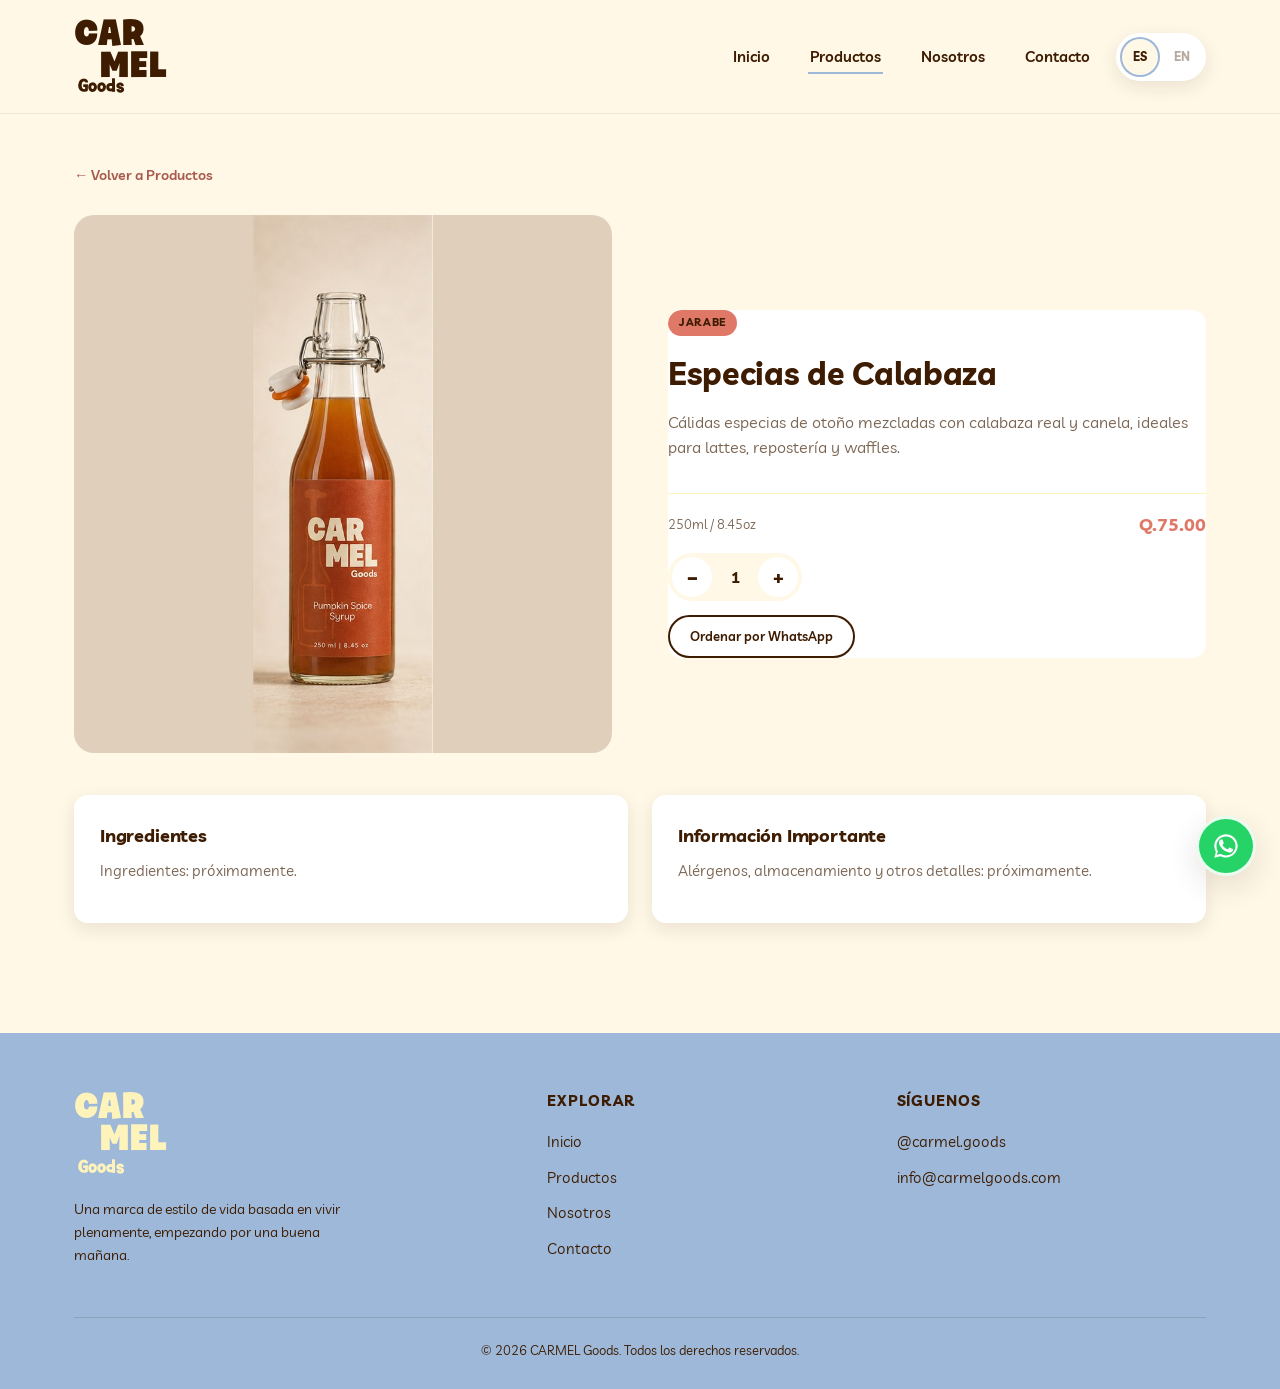
<file: product-pumpkin-spice.html>
<!DOCTYPE html>
<html lang="es">
<head>
  <meta charset="UTF-8" />
  <meta name="viewport" content="width=device-width, initial-scale=1.0" />
  <title>Pumpkin Spice | CARMEL Goods</title>
  <meta name="description" content="Pumpkin Spice syrup from CARMEL Goods — small-batch, made with real ingredients." />
  <link rel="canonical" href="https://www.carmelgoods.com/product-pumpkin-spice.html" />
  <meta name="theme-color" content="#f5ede1" />
  <link rel="icon" href="favicon.ico" sizes="any" />
  <link rel="icon" href="favicon-32x32.png" type="image/png" sizes="32x32" />
  <link rel="icon" href="favicon-16x16.png" type="image/png" sizes="16x16" />
  <link rel="apple-touch-icon" href="apple-touch-icon.png" />

  <meta property="og:type" content="website" />
  <meta property="og:site_name" content="CARMEL Goods" />
  <meta property="og:title" content="Pumpkin Spice | CARMEL Goods" />
  <meta property="og:description" content="Pumpkin Spice syrup from CARMEL Goods — small-batch, made with real ingredients." />
  <meta property="og:url" content="https://www.carmelgoods.com/product-pumpkin-spice.html" />
  <meta name="twitter:card" content="summary_large_image" />
  <meta name="twitter:title" content="Pumpkin Spice | CARMEL Goods" />
  <meta name="twitter:description" content="Pumpkin Spice syrup from CARMEL Goods — small-batch, made with real ingredients." />

  <link rel="preconnect" href="https://fonts.googleapis.com" />
  <link rel="preconnect" href="https://fonts.gstatic.com" crossorigin />
  <link href="https://fonts.googleapis.com/css2?family=Livvic:ital,wght@0,400;0,600;0,700;1,500&display=swap" rel="stylesheet" />
  <link rel="stylesheet" href="styles.css" />
</head>
<body>
  <a href="#main-content" class="skip-link" data-i18n="common.skip_link">Skip to main content</a>

  <header class="site-header">
    <div class="nav-wrap container">
      <a href="index.html" class="logo">
        <div class="logo-mark carmel-mark">
          <span class="car">CAR</span>
          <span class="mel">MEL</span>
        </div>
        <span class="logo-sub">Goods</span>
      </a>
      <div class="nav-right">
        <nav>
          <ul class="nav-links">
            <li><a href="index.html" data-i18n="nav.home">Home</a></li>
            <li><a href="products.html" data-i18n="nav.products" class="active" aria-current="page">Products</a></li>
            <li><a href="about.html" data-i18n="nav.about">About</a></li>
            <li><a href="contact.html" data-i18n="nav.contact">Contact</a></li>
          </ul>
        </nav>
        <div class="lang-toggle" role="group" aria-label="Language selector">
          <button type="button" class="lang-btn" data-lang="es" aria-label="Español">ES</button>
          <button type="button" class="lang-btn" data-lang="en" aria-label="English">EN</button>
        </div>
        <button class="nav-toggle" data-i18n-aria="common.nav_toggle_aria" aria-label="Toggle navigation" aria-expanded="false">
          <span></span><span></span><span></span>
        </button>
      </div>
    </div>
  </header>

  <main id="main-content" tabindex="-1">

    <section class="product-detail-section">
      <div class="container">
        <a href="products.html" class="back-link" data-i18n="product_pages.back_to_products">&larr; Back to Products</a>

        <div class="product-detail-grid">
          <div class="product-detail-media">
            <img src="images/pumpkin-spice-syrup.jpg" alt="Bottle of CARMEL Goods Pumpkin Spice Syrup" class="product-photo" loading="lazy" />
          </div>

          <article class="product-card product-detail-copy accent-pumpkin-spice">
            <div class="product-card-body">
              <span class="product-tag" data-i18n="common.tag_syrup">Syrup</span>
              <h1 data-i18n="products_page.pumpkin_name">Pumpkin Spice</h1>
              <p class="product-desc" data-i18n="products_page.pumpkin_desc">Warm autumn spice blended with real pumpkin and cinnamon for lattes, baking, and waffles.</p>
              <div class="product-meta">
                <span class="product-size">250ml / 8.45oz</span>
                <span class="product-price">Q.75.00</span>
              </div>
              <div class="qty-stepper">
                <button type="button" class="qty-btn qty-decrease" data-i18n-aria="common.qty_decrease_aria" aria-label="Decrease quantity">&minus;</button>
                <input type="number" class="qty-input" value="1" min="1" step="1" inputmode="numeric" data-i18n-aria="common.qty_input_aria" aria-label="Quantity" />
                <button type="button" class="qty-btn qty-increase" data-i18n-aria="common.qty_increase_aria" aria-label="Increase quantity">+</button>
              </div>
              <a href="#" class="btn btn-small btn-outline whatsapp-order-btn" data-i18n="common.order_whatsapp" target="_blank" rel="noopener noreferrer">Order via WhatsApp</a>
            </div>
          </article>
        </div>
      </div>
    </section>

    <section class="product-info-section">
      <div class="container">
        <div class="product-info-grid">
          <div class="info-card">
            <h2 data-i18n="product_pages.ingredients_heading">Ingredients</h2>
            <p data-i18n="product_pages.ingredients_placeholder">Ingredients: coming soon.</p>
          </div>
          <div class="info-card">
            <h2 data-i18n="product_pages.info_heading">Important Info</h2>
            <p data-i18n="product_pages.info_placeholder">Allergens, storage, and other details: coming soon.</p>
          </div>
        </div>
      </div>
    </section>

  </main>

  <footer class="site-footer">
    <div class="container">
      <div class="footer-grid">
        <div class="footer-about">
          <div class="logo-mark carmel-mark">
          <span class="car">CAR</span>
          <span class="mel">MEL</span>
        </div>
          <span class="logo-sub">Goods</span>
          <p data-i18n="common.footer_tagline">A lifestyle brand built on living fully, starting with a good morning.</p>
        </div>
        <div class="footer-col">
          <h3 data-i18n="common.footer_explore">Explore</h3>
          <ul>
            <li><a href="index.html" data-i18n="nav.home">Home</a></li>
            <li><a href="products.html" data-i18n="nav.products">Products</a></li>
            <li><a href="about.html" data-i18n="nav.about">About</a></li>
            <li><a href="contact.html" data-i18n="nav.contact">Contact</a></li>
          </ul>
        </div>
        <div class="footer-col">
          <h3 data-i18n="common.footer_connect">Connect</h3>
          <ul>
            <li><a href="https://instagram.com/carmel.goods" target="_blank" rel="noopener">@carmel.goods</a></li>
            <li><a href="mailto:info@carmelgoods.com">info@carmelgoods.com</a></li>
          </ul>
        </div>
      </div>
      <div class="footer-bottom">
        &copy; <span id="footer-year"></span> CARMEL Goods. <span data-i18n="common.footer_rights">All rights reserved.</span>
      </div>
    </div>
  </footer>

  <script src="translations.js"></script>
  <script src="script.js"></script>
</body>
</html>
</file>
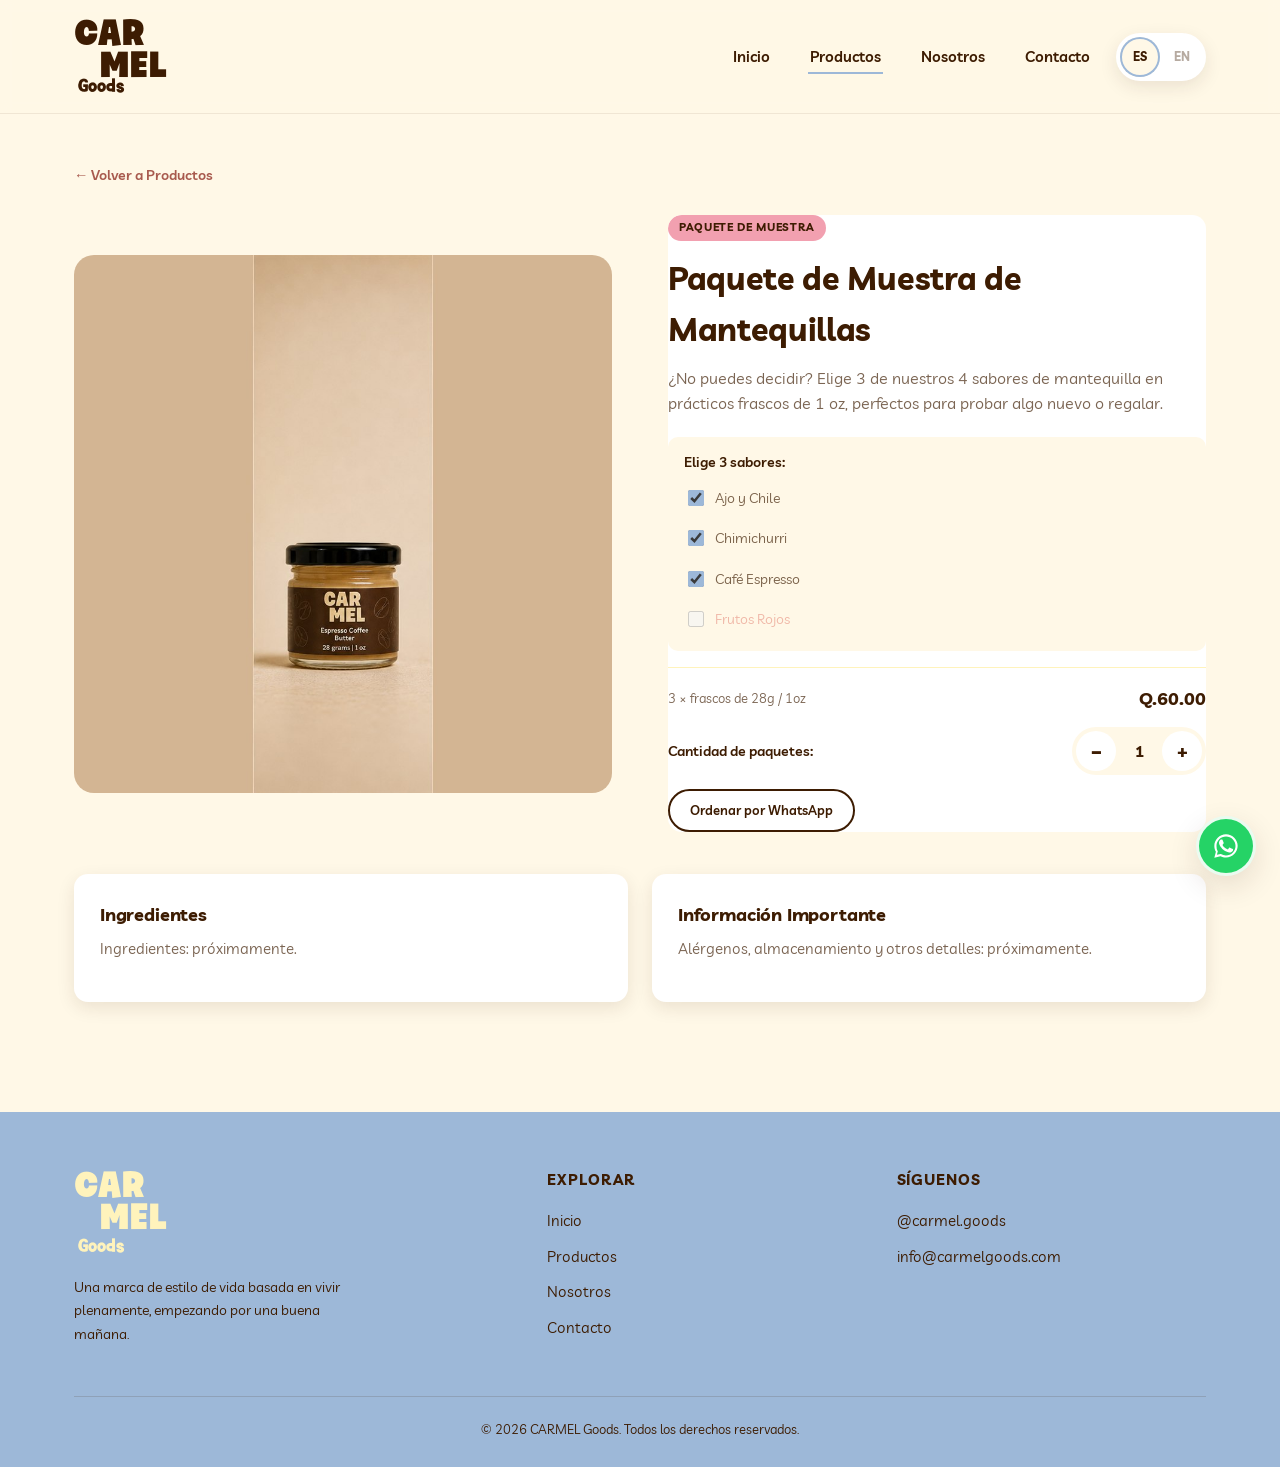
<file: product-sample-pack.html>
<!DOCTYPE html>
<html lang="es">
<head>
  <meta charset="UTF-8" />
  <meta name="viewport" content="width=device-width, initial-scale=1.0" />
  <title>Butter Sample Pack | CARMEL Goods</title>
  <meta name="description" content="Butter Sample Pack from CARMEL Goods — small-batch, made with real ingredients." />
  <link rel="canonical" href="https://www.carmelgoods.com/product-sample-pack.html" />
  <meta name="theme-color" content="#f5ede1" />
  <link rel="icon" href="favicon.ico" sizes="any" />
  <link rel="icon" href="favicon-32x32.png" type="image/png" sizes="32x32" />
  <link rel="icon" href="favicon-16x16.png" type="image/png" sizes="16x16" />
  <link rel="apple-touch-icon" href="apple-touch-icon.png" />

  <meta property="og:type" content="website" />
  <meta property="og:site_name" content="CARMEL Goods" />
  <meta property="og:title" content="Butter Sample Pack | CARMEL Goods" />
  <meta property="og:description" content="Butter Sample Pack from CARMEL Goods — small-batch, made with real ingredients." />
  <meta property="og:url" content="https://www.carmelgoods.com/product-sample-pack.html" />
  <meta name="twitter:card" content="summary_large_image" />
  <meta name="twitter:title" content="Butter Sample Pack | CARMEL Goods" />
  <meta name="twitter:description" content="Butter Sample Pack from CARMEL Goods — small-batch, made with real ingredients." />

  <link rel="preconnect" href="https://fonts.googleapis.com" />
  <link rel="preconnect" href="https://fonts.gstatic.com" crossorigin />
  <link href="https://fonts.googleapis.com/css2?family=Livvic:ital,wght@0,400;0,600;0,700;1,500&display=swap" rel="stylesheet" />
  <link rel="stylesheet" href="styles.css" />
</head>
<body>
  <a href="#main-content" class="skip-link" data-i18n="common.skip_link">Skip to main content</a>

  <header class="site-header">
    <div class="nav-wrap container">
      <a href="index.html" class="logo">
        <div class="logo-mark carmel-mark">
          <span class="car">CAR</span>
          <span class="mel">MEL</span>
        </div>
        <span class="logo-sub">Goods</span>
      </a>
      <div class="nav-right">
        <nav>
          <ul class="nav-links">
            <li><a href="index.html" data-i18n="nav.home">Home</a></li>
            <li><a href="products.html" data-i18n="nav.products" class="active" aria-current="page">Products</a></li>
            <li><a href="about.html" data-i18n="nav.about">About</a></li>
            <li><a href="contact.html" data-i18n="nav.contact">Contact</a></li>
          </ul>
        </nav>
        <div class="lang-toggle" role="group" aria-label="Language selector">
          <button type="button" class="lang-btn" data-lang="es" aria-label="Español">ES</button>
          <button type="button" class="lang-btn" data-lang="en" aria-label="English">EN</button>
        </div>
        <button class="nav-toggle" data-i18n-aria="common.nav_toggle_aria" aria-label="Toggle navigation" aria-expanded="false">
          <span></span><span></span><span></span>
        </button>
      </div>
    </div>
  </header>

  <main id="main-content" tabindex="-1">

    <section class="product-detail-section">
      <div class="container">
        <a href="products.html" class="back-link" data-i18n="product_pages.back_to_products">&larr; Back to Products</a>

        <div class="product-detail-grid">
          <div class="product-detail-media">
            <img src="images/butter-sample-pack.jpg" alt="Four CARMEL Goods 1oz butter jars: Garlic and Chili, Mixed Berries, Espresso Coffee, and Chimichurri" class="product-photo" loading="lazy" />
          </div>

          <article class="product-card product-detail-copy accent-sampler">
            <div class="product-card-body">
              <span class="product-tag" data-i18n="products_page.sample_pack_tag">Sample Pack</span>
              <h1 data-i18n="products_page.sample_pack_name">Butter Sample Pack</h1>
              <p class="product-desc" data-i18n="products_page.sample_pack_desc">Can't decide? Pick any 3 of our 4 butter flavors in convenient 1 oz jars, perfect for trying something new or gifting.</p>

              <div class="flavor-picker">
                <p class="flavor-picker-label" data-i18n="products_page.flavor_picker_label">Choose 3 flavors:</p>
                <div class="flavor-options">
                  <label><input type="checkbox" name="sample-flavor" value="Garlic and Chili" checked /> <span data-i18n="products_page.flavor_garlicchili">Garlic and Chili</span></label>
                  <label><input type="checkbox" name="sample-flavor" value="Chimichurri" checked /> <span data-i18n="products_page.flavor_chimichurri">Chimichurri</span></label>
                  <label><input type="checkbox" name="sample-flavor" value="Espresso Coffee" checked /> <span data-i18n="products_page.flavor_coffee">Espresso Coffee</span></label>
                  <label><input type="checkbox" name="sample-flavor" value="Mixed Berries" /> <span data-i18n="products_page.flavor_mixedberries">Mixed Berries</span></label>
                </div>
              </div>

              <div class="product-meta">
                <span class="product-size" data-i18n="products_page.sample_size_label">3 &times; 28g / 1oz jars</span>
                <span class="product-price">Q.60.00</span>
              </div>
              <div class="qty-stepper-row">
                <span class="qty-stepper-label" data-i18n="products_page.qty_pack_label">Number of packs:</span>
                <div class="qty-stepper">
                  <button type="button" class="qty-btn qty-decrease" data-i18n-aria="common.qty_decrease_aria" aria-label="Decrease quantity">&minus;</button>
                  <input type="number" class="qty-input" value="1" min="1" step="1" inputmode="numeric" data-i18n-aria="common.qty_input_aria" aria-label="Quantity" />
                  <button type="button" class="qty-btn qty-increase" data-i18n-aria="common.qty_increase_aria" aria-label="Increase quantity">+</button>
                </div>
              </div>
              <a href="#" class="btn btn-small btn-outline whatsapp-order-btn-sample" data-i18n="common.order_whatsapp" target="_blank" rel="noopener noreferrer">Order via WhatsApp</a>
            </div>
          </article>
        </div>
      </div>
    </section>

    <section class="product-info-section">
      <div class="container">
        <div class="product-info-grid">
          <div class="info-card">
            <h2 data-i18n="product_pages.ingredients_heading">Ingredients</h2>
            <p data-i18n="product_pages.ingredients_placeholder">Ingredients: coming soon.</p>
          </div>
          <div class="info-card">
            <h2 data-i18n="product_pages.info_heading">Important Info</h2>
            <p data-i18n="product_pages.info_placeholder">Allergens, storage, and other details: coming soon.</p>
          </div>
        </div>
      </div>
    </section>

  </main>

  <footer class="site-footer">
    <div class="container">
      <div class="footer-grid">
        <div class="footer-about">
          <div class="logo-mark carmel-mark">
          <span class="car">CAR</span>
          <span class="mel">MEL</span>
        </div>
          <span class="logo-sub">Goods</span>
          <p data-i18n="common.footer_tagline">A lifestyle brand built on living fully, starting with a good morning.</p>
        </div>
        <div class="footer-col">
          <h3 data-i18n="common.footer_explore">Explore</h3>
          <ul>
            <li><a href="index.html" data-i18n="nav.home">Home</a></li>
            <li><a href="products.html" data-i18n="nav.products">Products</a></li>
            <li><a href="about.html" data-i18n="nav.about">About</a></li>
            <li><a href="contact.html" data-i18n="nav.contact">Contact</a></li>
          </ul>
        </div>
        <div class="footer-col">
          <h3 data-i18n="common.footer_connect">Connect</h3>
          <ul>
            <li><a href="https://instagram.com/carmel.goods" target="_blank" rel="noopener">@carmel.goods</a></li>
            <li><a href="mailto:info@carmelgoods.com">info@carmelgoods.com</a></li>
          </ul>
        </div>
      </div>
      <div class="footer-bottom">
        &copy; <span id="footer-year"></span> CARMEL Goods. <span data-i18n="common.footer_rights">All rights reserved.</span>
      </div>
    </div>
  </footer>

  <script src="translations.js"></script>
  <script src="script.js"></script>
</body>
</html>
</file>
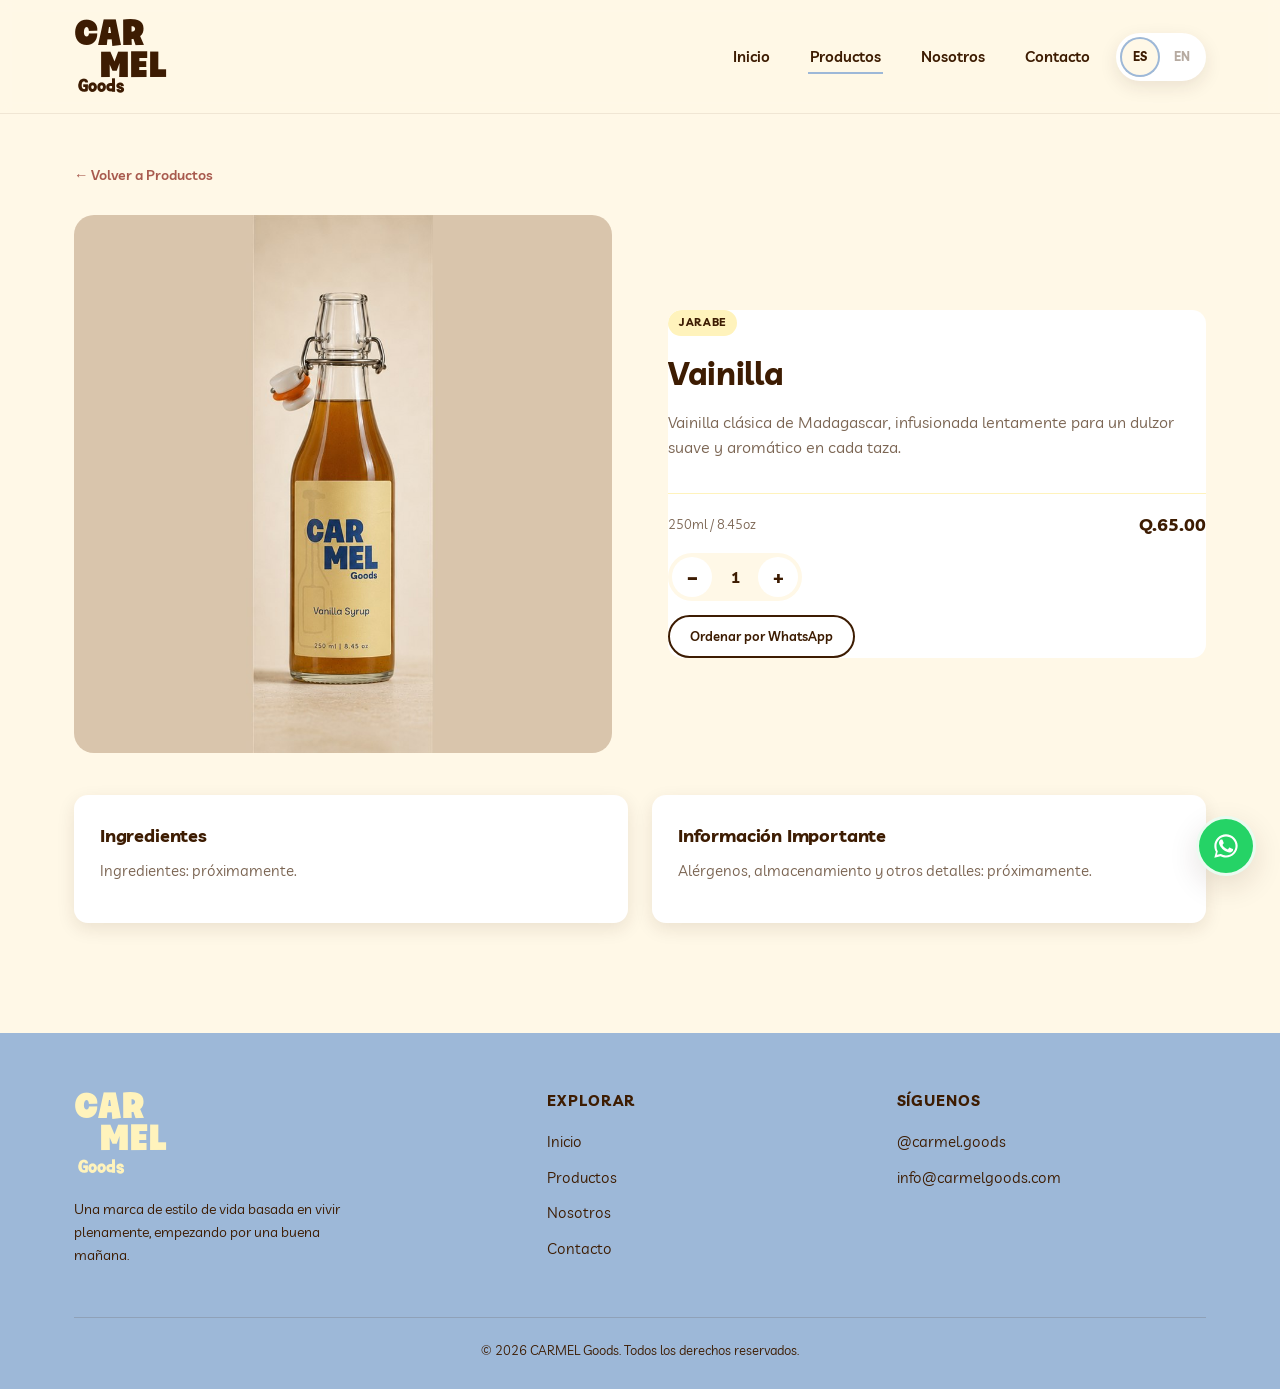
<file: product-vanilla.html>
<!DOCTYPE html>
<html lang="es">
<head>
  <meta charset="UTF-8" />
  <meta name="viewport" content="width=device-width, initial-scale=1.0" />
  <title>Vanilla | CARMEL Goods</title>
  <meta name="description" content="Vanilla syrup from CARMEL Goods — small-batch, made with real ingredients." />
  <link rel="canonical" href="https://www.carmelgoods.com/product-vanilla.html" />
  <meta name="theme-color" content="#f5ede1" />
  <link rel="icon" href="favicon.ico" sizes="any" />
  <link rel="icon" href="favicon-32x32.png" type="image/png" sizes="32x32" />
  <link rel="icon" href="favicon-16x16.png" type="image/png" sizes="16x16" />
  <link rel="apple-touch-icon" href="apple-touch-icon.png" />

  <meta property="og:type" content="website" />
  <meta property="og:site_name" content="CARMEL Goods" />
  <meta property="og:title" content="Vanilla | CARMEL Goods" />
  <meta property="og:description" content="Vanilla syrup from CARMEL Goods — small-batch, made with real ingredients." />
  <meta property="og:url" content="https://www.carmelgoods.com/product-vanilla.html" />
  <meta name="twitter:card" content="summary_large_image" />
  <meta name="twitter:title" content="Vanilla | CARMEL Goods" />
  <meta name="twitter:description" content="Vanilla syrup from CARMEL Goods — small-batch, made with real ingredients." />

  <link rel="preconnect" href="https://fonts.googleapis.com" />
  <link rel="preconnect" href="https://fonts.gstatic.com" crossorigin />
  <link href="https://fonts.googleapis.com/css2?family=Livvic:ital,wght@0,400;0,600;0,700;1,500&display=swap" rel="stylesheet" />
  <link rel="stylesheet" href="styles.css" />
</head>
<body>
  <a href="#main-content" class="skip-link" data-i18n="common.skip_link">Skip to main content</a>

  <header class="site-header">
    <div class="nav-wrap container">
      <a href="index.html" class="logo">
        <div class="logo-mark carmel-mark">
          <span class="car">CAR</span>
          <span class="mel">MEL</span>
        </div>
        <span class="logo-sub">Goods</span>
      </a>
      <div class="nav-right">
        <nav>
          <ul class="nav-links">
            <li><a href="index.html" data-i18n="nav.home">Home</a></li>
            <li><a href="products.html" data-i18n="nav.products" class="active" aria-current="page">Products</a></li>
            <li><a href="about.html" data-i18n="nav.about">About</a></li>
            <li><a href="contact.html" data-i18n="nav.contact">Contact</a></li>
          </ul>
        </nav>
        <div class="lang-toggle" role="group" aria-label="Language selector">
          <button type="button" class="lang-btn" data-lang="es" aria-label="Español">ES</button>
          <button type="button" class="lang-btn" data-lang="en" aria-label="English">EN</button>
        </div>
        <button class="nav-toggle" data-i18n-aria="common.nav_toggle_aria" aria-label="Toggle navigation" aria-expanded="false">
          <span></span><span></span><span></span>
        </button>
      </div>
    </div>
  </header>

  <main id="main-content" tabindex="-1">

    <section class="product-detail-section">
      <div class="container">
        <a href="products.html" class="back-link" data-i18n="product_pages.back_to_products">&larr; Back to Products</a>

        <div class="product-detail-grid">
          <div class="product-detail-media">
            <img src="images/vanilla-syrup.jpg" alt="Bottle of CARMEL Goods Vanilla Syrup" class="product-photo" loading="lazy" />
          </div>

          <article class="product-card product-detail-copy accent-vanilla">
            <div class="product-card-body">
              <span class="product-tag" data-i18n="common.tag_syrup">Syrup</span>
              <h1 data-i18n="products_page.vanilla_name">Vanilla</h1>
              <p class="product-desc" data-i18n="products_page.vanilla_desc">Classic Madagascar vanilla, slow-steeped for a smooth, fragrant sweetness in every cup.</p>
              <div class="product-meta">
                <span class="product-size">250ml / 8.45oz</span>
                <span class="product-price">Q.65.00</span>
              </div>
              <div class="qty-stepper">
                <button type="button" class="qty-btn qty-decrease" data-i18n-aria="common.qty_decrease_aria" aria-label="Decrease quantity">&minus;</button>
                <input type="number" class="qty-input" value="1" min="1" step="1" inputmode="numeric" data-i18n-aria="common.qty_input_aria" aria-label="Quantity" />
                <button type="button" class="qty-btn qty-increase" data-i18n-aria="common.qty_increase_aria" aria-label="Increase quantity">+</button>
              </div>
              <a href="#" class="btn btn-small btn-outline whatsapp-order-btn" data-i18n="common.order_whatsapp" target="_blank" rel="noopener noreferrer">Order via WhatsApp</a>
            </div>
          </article>
        </div>
      </div>
    </section>

    <section class="product-info-section">
      <div class="container">
        <div class="product-info-grid">
          <div class="info-card">
            <h2 data-i18n="product_pages.ingredients_heading">Ingredients</h2>
            <p data-i18n="product_pages.ingredients_placeholder">Ingredients: coming soon.</p>
          </div>
          <div class="info-card">
            <h2 data-i18n="product_pages.info_heading">Important Info</h2>
            <p data-i18n="product_pages.info_placeholder">Allergens, storage, and other details: coming soon.</p>
          </div>
        </div>
      </div>
    </section>

  </main>

  <footer class="site-footer">
    <div class="container">
      <div class="footer-grid">
        <div class="footer-about">
          <div class="logo-mark carmel-mark">
          <span class="car">CAR</span>
          <span class="mel">MEL</span>
        </div>
          <span class="logo-sub">Goods</span>
          <p data-i18n="common.footer_tagline">A lifestyle brand built on living fully, starting with a good morning.</p>
        </div>
        <div class="footer-col">
          <h3 data-i18n="common.footer_explore">Explore</h3>
          <ul>
            <li><a href="index.html" data-i18n="nav.home">Home</a></li>
            <li><a href="products.html" data-i18n="nav.products">Products</a></li>
            <li><a href="about.html" data-i18n="nav.about">About</a></li>
            <li><a href="contact.html" data-i18n="nav.contact">Contact</a></li>
          </ul>
        </div>
        <div class="footer-col">
          <h3 data-i18n="common.footer_connect">Connect</h3>
          <ul>
            <li><a href="https://instagram.com/carmel.goods" target="_blank" rel="noopener">@carmel.goods</a></li>
            <li><a href="mailto:info@carmelgoods.com">info@carmelgoods.com</a></li>
          </ul>
        </div>
      </div>
      <div class="footer-bottom">
        &copy; <span id="footer-year"></span> CARMEL Goods. <span data-i18n="common.footer_rights">All rights reserved.</span>
      </div>
    </div>
  </footer>

  <script src="translations.js"></script>
  <script src="script.js"></script>
</body>
</html>
</file>
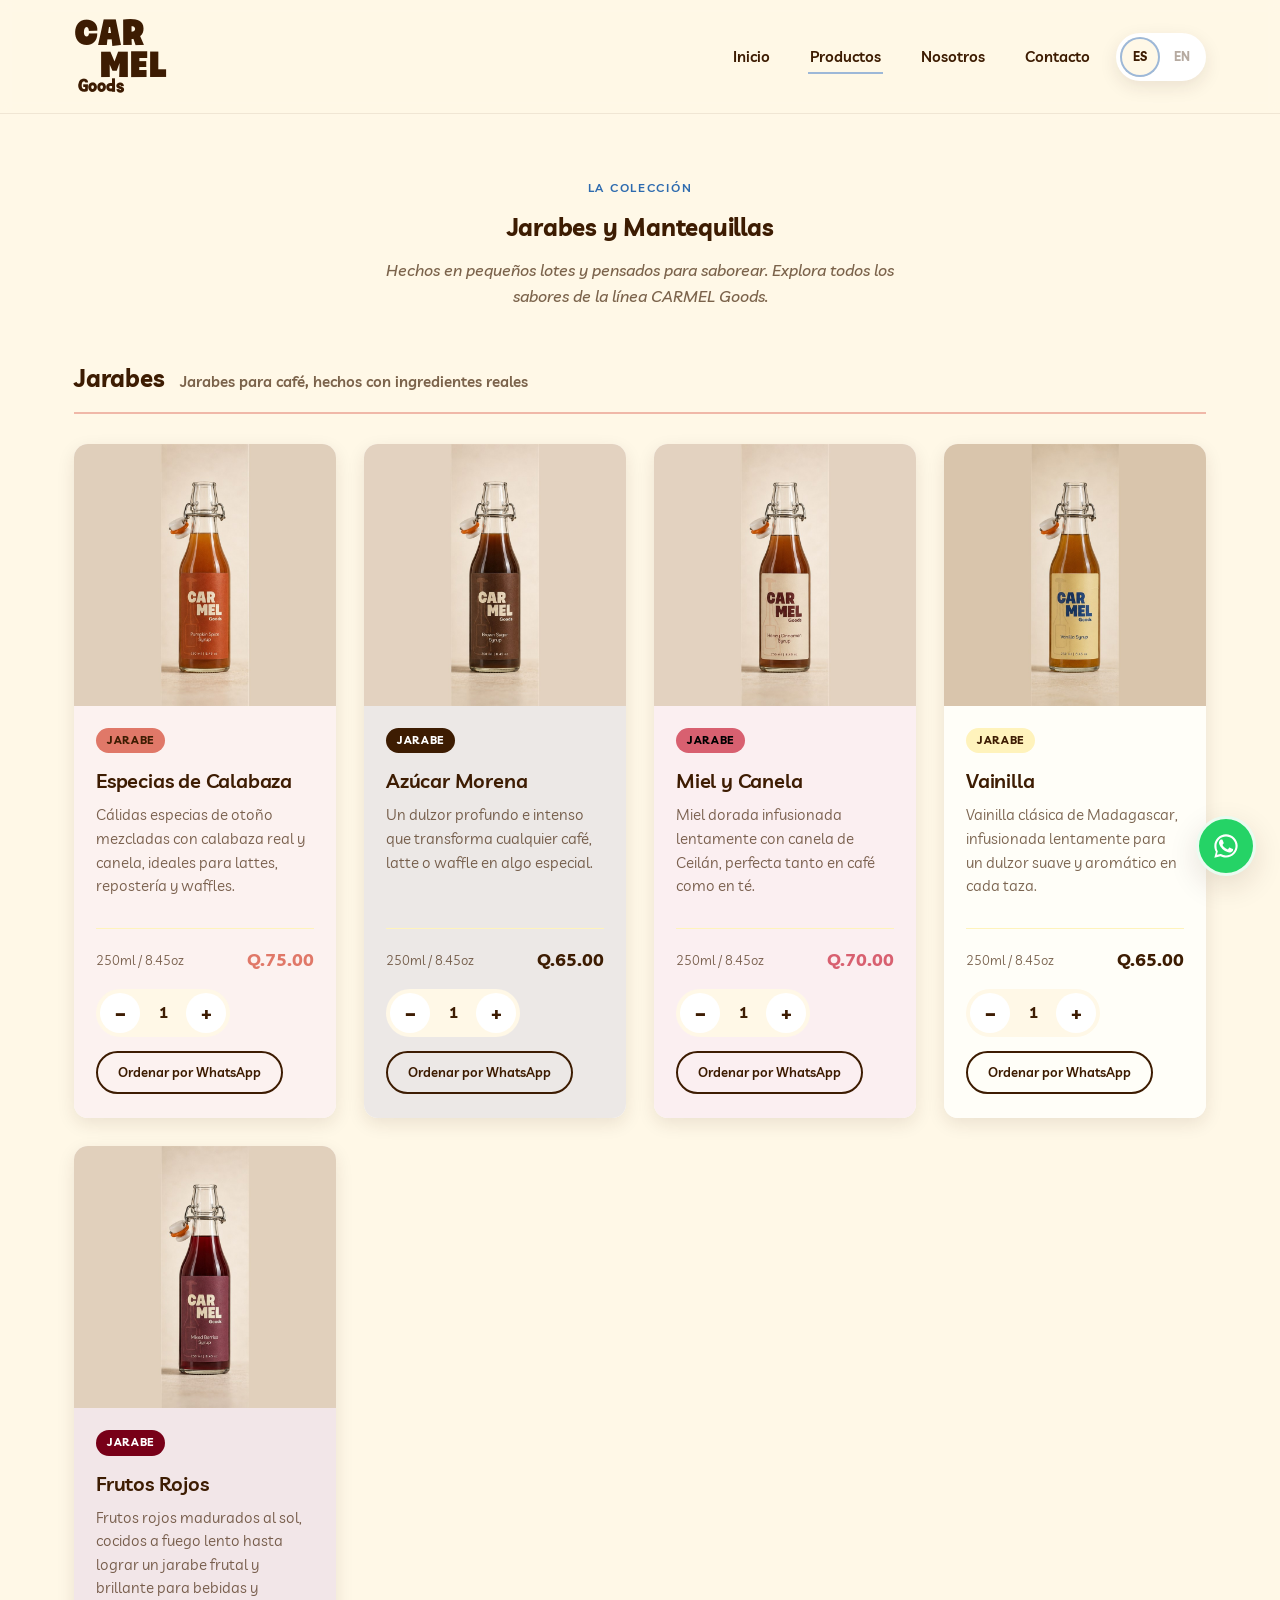
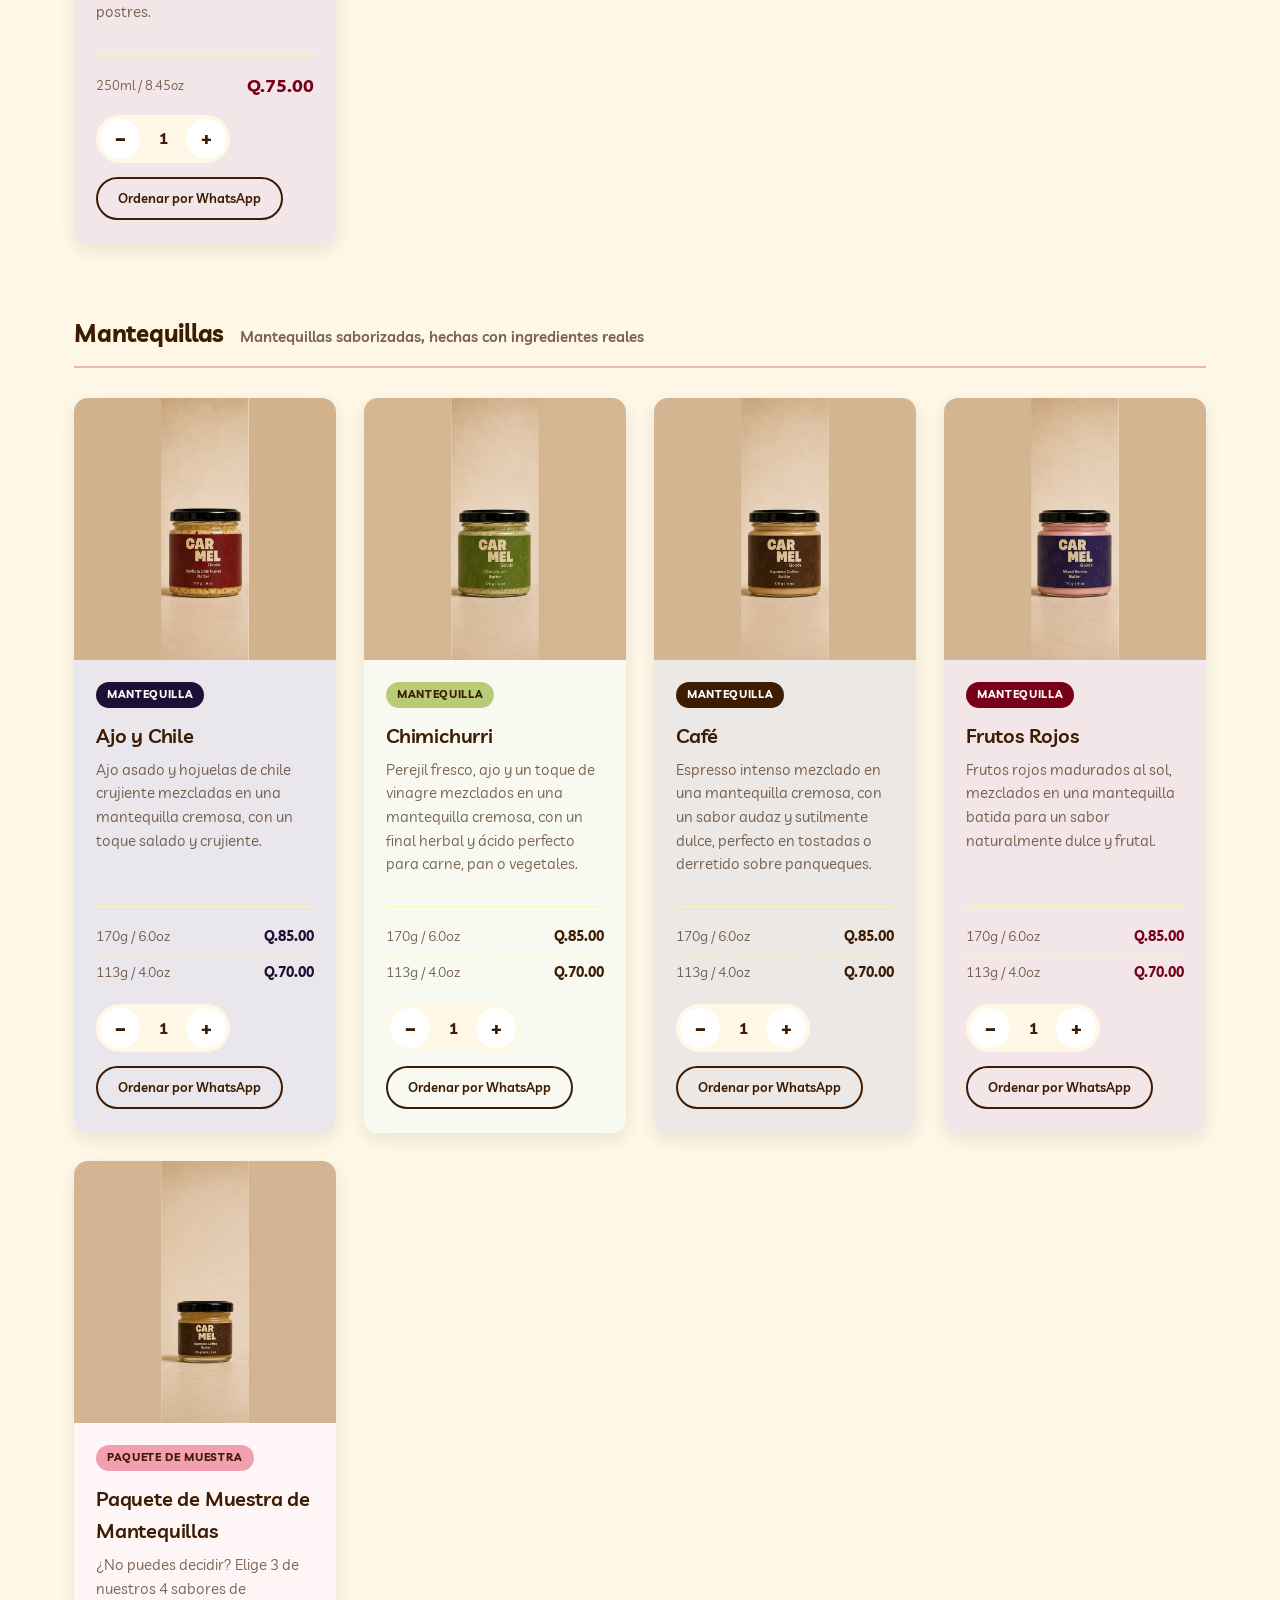
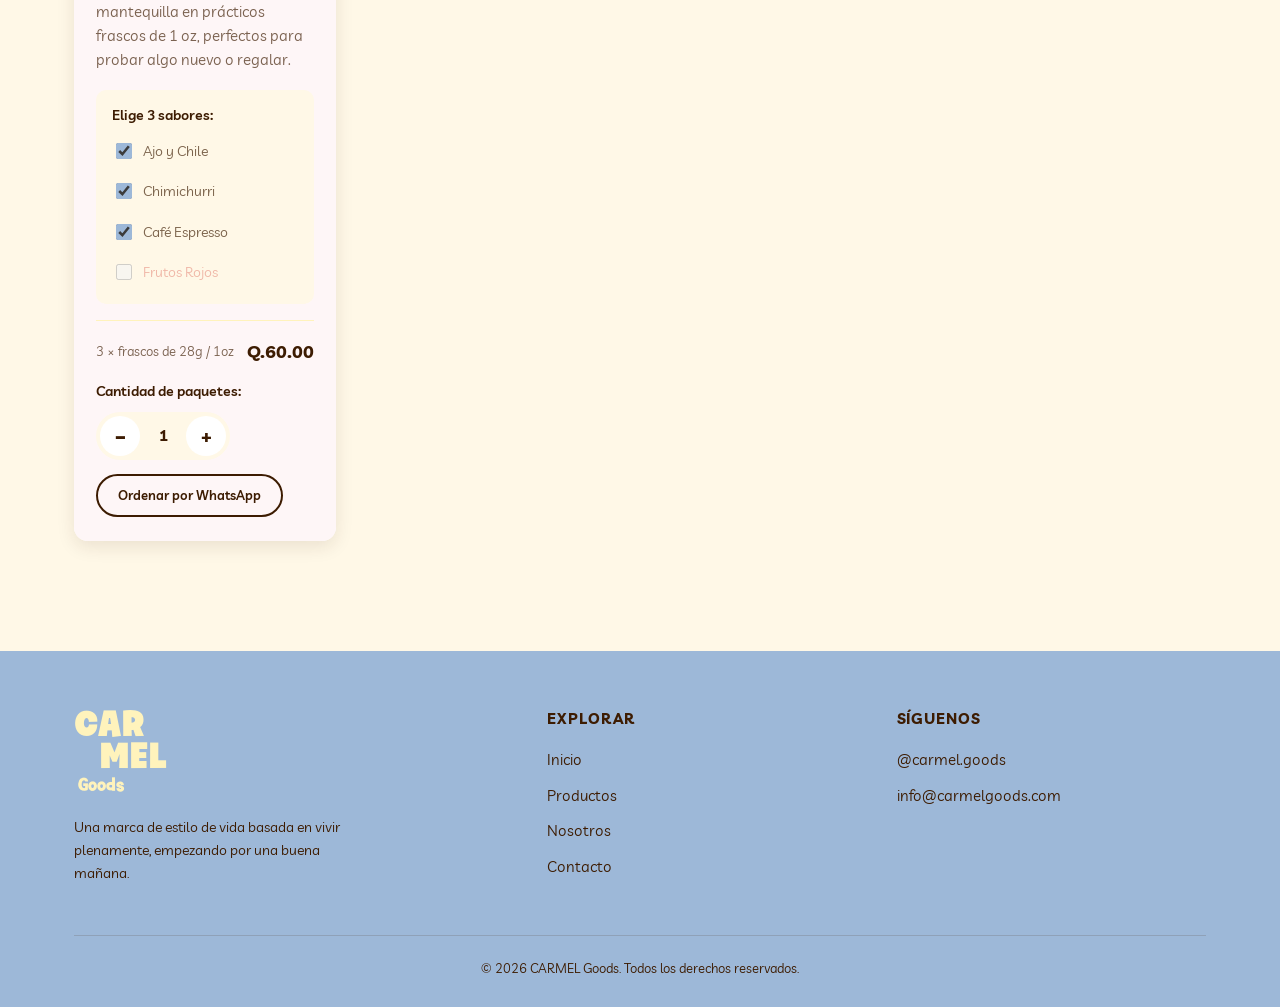
<file: products.html>
<!DOCTYPE html>
<html lang="es">
<head>
  <meta charset="UTF-8" />
  <meta name="viewport" content="width=device-width, initial-scale=1.0" />
  <title>Products | CARMEL Goods</title>
  <meta name="description" content="Shop CARMEL Goods small-batch coffee syrups and flavored butters." />
  <link rel="canonical" href="https://www.carmelgoods.com/products.html" />
  <meta name="theme-color" content="#f5ede1" />
  <link rel="icon" href="favicon.ico" sizes="any" />
  <link rel="icon" href="favicon-32x32.png" type="image/png" sizes="32x32" />
  <link rel="icon" href="favicon-16x16.png" type="image/png" sizes="16x16" />
  <link rel="apple-touch-icon" href="apple-touch-icon.png" />

  <meta property="og:type" content="website" />
  <meta property="og:site_name" content="CARMEL Goods" />
  <meta property="og:title" content="Products | CARMEL Goods" />
  <meta property="og:description" content="Shop CARMEL Goods small-batch coffee syrups and flavored butters." />
  <meta property="og:url" content="https://www.carmelgoods.com/products.html" />
  <meta name="twitter:card" content="summary_large_image" />
  <meta name="twitter:title" content="Products | CARMEL Goods" />
  <meta name="twitter:description" content="Shop CARMEL Goods small-batch coffee syrups and flavored butters." />

  <link rel="preconnect" href="https://fonts.googleapis.com" />
  <link rel="preconnect" href="https://fonts.gstatic.com" crossorigin />
  <link href="https://fonts.googleapis.com/css2?family=Livvic:ital,wght@0,400;0,600;0,700;1,500&display=swap" rel="stylesheet" />
  <link rel="stylesheet" href="styles.css" />
</head>
<body>
  <a href="#main-content" class="skip-link" data-i18n="common.skip_link">Skip to main content</a>

  <header class="site-header">
    <div class="nav-wrap container">
      <a href="index.html" class="logo">
        <div class="logo-mark carmel-mark">
          <span class="car">CAR</span>
          <span class="mel">MEL</span>
        </div>
        <span class="logo-sub">Goods</span>
      </a>
      <div class="nav-right">
        <nav>
          <ul class="nav-links">
            <li><a href="index.html" data-i18n="nav.home">Home</a></li>
            <li><a href="products.html" data-i18n="nav.products">Products</a></li>
            <li><a href="about.html" data-i18n="nav.about">About</a></li>
            <li><a href="contact.html" data-i18n="nav.contact">Contact</a></li>
          </ul>
        </nav>
        <div class="lang-toggle" role="group" aria-label="Language selector">
          <button type="button" class="lang-btn" data-lang="es" aria-label="Español">ES</button>
          <button type="button" class="lang-btn" data-lang="en" aria-label="English">EN</button>
        </div>
        <button class="nav-toggle" data-i18n-aria="common.nav_toggle_aria" aria-label="Toggle navigation" aria-expanded="false">
          <span></span><span></span><span></span>
        </button>
      </div>
    </div>
  </header>

  <main id="main-content" tabindex="-1">

    <section class="page-header">
      <div class="container">
        <span class="eyebrow" data-i18n="products_page.eyebrow">The Collection</span>
        <h1 data-i18n="products_page.heading">Syrups &amp; Butters</h1>
        <p data-i18n="products_page.intro">Small-batch and made for savoring. Browse every flavor in the CARMEL Goods lineup.</p>
      </div>
    </section>

    <section class="products-section">
      <div class="container">

        <!-- Syrups -->
        <div class="product-section-block" id="syrups">
          <div class="product-section-heading">
            <h2 data-i18n="products_page.syrups_heading">Syrups</h2>
            <span data-i18n="products_page.syrups_subtitle">Coffee syrups, crafted with real ingredients</span>
          </div>

          <div class="product-grid">

            <article class="product-card accent-pumpkin-spice">
              <a href="product-pumpkin-spice.html" class="product-photo-link"><img src="images/pumpkin-spice-syrup.jpg" alt="Bottle of CARMEL Goods Pumpkin Spice Syrup" class="product-photo" loading="lazy" /></a>
              <div class="product-card-body">
                <span class="product-tag" data-i18n="common.tag_syrup">Syrup</span>
                <h3><a href="product-pumpkin-spice.html" data-i18n="products_page.pumpkin_name">Pumpkin Spice</a></h3>
                <p class="product-desc" data-i18n="products_page.pumpkin_desc">Warm autumn spice blended with real pumpkin and cinnamon for lattes, baking, and waffles.</p>
                <div class="product-meta">
                  <span class="product-size">250ml / 8.45oz</span>
                  <span class="product-price">Q.75.00</span>
                </div>
                <div class="qty-stepper">
                  <button type="button" class="qty-btn qty-decrease" data-i18n-aria="common.qty_decrease_aria" aria-label="Decrease quantity">&minus;</button>
                  <input type="number" class="qty-input" value="1" min="1" step="1" inputmode="numeric" data-i18n-aria="common.qty_input_aria" aria-label="Quantity" />
                  <button type="button" class="qty-btn qty-increase" data-i18n-aria="common.qty_increase_aria" aria-label="Increase quantity">+</button>
                </div>
                <a href="#" class="btn btn-small btn-outline whatsapp-order-btn" data-i18n="common.order_whatsapp" target="_blank" rel="noopener noreferrer">Order via WhatsApp</a>
              </div>
            </article>

            <article class="product-card accent-brown-sugar">
              <a href="product-brown-sugar.html" class="product-photo-link"><img src="images/brown-sugar-syrup.jpg" alt="Bottle of CARMEL Goods Brown Sugar Syrup" class="product-photo" loading="lazy" /></a>
              <div class="product-card-body">
                <span class="product-tag" data-i18n="common.tag_syrup">Syrup</span>
                <h3><a href="product-brown-sugar.html" data-i18n="products_page.brownsugar_name">Brown Sugar</a></h3>
                <p class="product-desc" data-i18n="products_page.brownsugar_desc">Deep, rich sweetness that turns any coffee, latte, or waffle stack into something special.</p>
                <div class="product-meta">
                  <span class="product-size">250ml / 8.45oz</span>
                  <span class="product-price">Q.65.00</span>
                </div>
                <div class="qty-stepper">
                  <button type="button" class="qty-btn qty-decrease" data-i18n-aria="common.qty_decrease_aria" aria-label="Decrease quantity">&minus;</button>
                  <input type="number" class="qty-input" value="1" min="1" step="1" inputmode="numeric" data-i18n-aria="common.qty_input_aria" aria-label="Quantity" />
                  <button type="button" class="qty-btn qty-increase" data-i18n-aria="common.qty_increase_aria" aria-label="Increase quantity">+</button>
                </div>
                <a href="#" class="btn btn-small btn-outline whatsapp-order-btn" data-i18n="common.order_whatsapp" target="_blank" rel="noopener noreferrer">Order via WhatsApp</a>
              </div>
            </article>

            <article class="product-card accent-honey-cinnamon">
              <a href="product-honey-cinnamon.html" class="product-photo-link"><img src="images/honey-cinnamon-syrup.jpg" alt="Bottle of CARMEL Goods Honey Cinnamon Syrup" class="product-photo" loading="lazy" /></a>
              <div class="product-card-body">
                <span class="product-tag" data-i18n="common.tag_syrup">Syrup</span>
                <h3><a href="product-honey-cinnamon.html" data-i18n="products_page.honeycinnamon_name">Honey Cinnamon</a></h3>
                <p class="product-desc" data-i18n="products_page.honeycinnamon_desc">Golden honey slow-steeped with Ceylon cinnamon, equally at home in coffee or tea.</p>
                <div class="product-meta">
                  <span class="product-size">250ml / 8.45oz</span>
                  <span class="product-price">Q.70.00</span>
                </div>
                <div class="qty-stepper">
                  <button type="button" class="qty-btn qty-decrease" data-i18n-aria="common.qty_decrease_aria" aria-label="Decrease quantity">&minus;</button>
                  <input type="number" class="qty-input" value="1" min="1" step="1" inputmode="numeric" data-i18n-aria="common.qty_input_aria" aria-label="Quantity" />
                  <button type="button" class="qty-btn qty-increase" data-i18n-aria="common.qty_increase_aria" aria-label="Increase quantity">+</button>
                </div>
                <a href="#" class="btn btn-small btn-outline whatsapp-order-btn" data-i18n="common.order_whatsapp" target="_blank" rel="noopener noreferrer">Order via WhatsApp</a>
              </div>
            </article>

            <article class="product-card accent-vanilla">
              <a href="product-vanilla.html" class="product-photo-link"><img src="images/vanilla-syrup.jpg" alt="Bottle of CARMEL Goods Vanilla Syrup" class="product-photo" loading="lazy" /></a>
              <div class="product-card-body">
                <span class="product-tag" data-i18n="common.tag_syrup">Syrup</span>
                <h3><a href="product-vanilla.html" data-i18n="products_page.vanilla_name">Vanilla</a></h3>
                <p class="product-desc" data-i18n="products_page.vanilla_desc">Classic Madagascar vanilla, slow-steeped for a smooth, fragrant sweetness in every cup.</p>
                <div class="product-meta">
                  <span class="product-size">250ml / 8.45oz</span>
                  <span class="product-price">Q.65.00</span>
                </div>
                <div class="qty-stepper">
                  <button type="button" class="qty-btn qty-decrease" data-i18n-aria="common.qty_decrease_aria" aria-label="Decrease quantity">&minus;</button>
                  <input type="number" class="qty-input" value="1" min="1" step="1" inputmode="numeric" data-i18n-aria="common.qty_input_aria" aria-label="Quantity" />
                  <button type="button" class="qty-btn qty-increase" data-i18n-aria="common.qty_increase_aria" aria-label="Increase quantity">+</button>
                </div>
                <a href="#" class="btn btn-small btn-outline whatsapp-order-btn" data-i18n="common.order_whatsapp" target="_blank" rel="noopener noreferrer">Order via WhatsApp</a>
              </div>
            </article>

            <article class="product-card accent-mixed-berries">
              <a href="product-mixed-berries-syrup.html" class="product-photo-link"><img src="images/mixed-berries-syrup.jpg" alt="Bottle of CARMEL Goods Mixed Berries Syrup" class="product-photo" loading="lazy" /></a>
              <div class="product-card-body">
                <span class="product-tag" data-i18n="common.tag_syrup">Syrup</span>
                <h3><a href="product-mixed-berries-syrup.html" data-i18n="products_page.mixedberries_syrup_name">Mixed Berries</a></h3>
                <p class="product-desc" data-i18n="products_page.mixedberries_syrup_desc">Sun-ripened berries simmered down into a bright, fruity syrup for drinks and desserts.</p>
                <div class="product-meta">
                  <span class="product-size">250ml / 8.45oz</span>
                  <span class="product-price">Q.75.00</span>
                </div>
                <div class="qty-stepper">
                  <button type="button" class="qty-btn qty-decrease" data-i18n-aria="common.qty_decrease_aria" aria-label="Decrease quantity">&minus;</button>
                  <input type="number" class="qty-input" value="1" min="1" step="1" inputmode="numeric" data-i18n-aria="common.qty_input_aria" aria-label="Quantity" />
                  <button type="button" class="qty-btn qty-increase" data-i18n-aria="common.qty_increase_aria" aria-label="Increase quantity">+</button>
                </div>
                <a href="#" class="btn btn-small btn-outline whatsapp-order-btn" data-i18n="common.order_whatsapp" target="_blank" rel="noopener noreferrer">Order via WhatsApp</a>
              </div>
            </article>

          </div>
        </div>

        <!-- Butters -->
        <div class="product-section-block" id="butters">
          <div class="product-section-heading">
            <h2 data-i18n="products_page.butters_heading">Butters</h2>
            <span data-i18n="products_page.butters_subtitle">Flavored butters, crafted with real ingredients</span>
          </div>

          <div class="product-grid">

            <article class="product-card accent-garlic-chili">
              <a href="product-garlic-chili.html" class="product-photo-link"><img src="images/crispy-garlic-chili-butter.jpg" alt="Jar of CARMEL Goods Garlic and Chili Butter" class="product-photo" loading="lazy" /></a>
              <div class="product-card-body">
                <span class="product-tag" data-i18n="common.tag_butter">Butter</span>
                <h3><a href="product-garlic-chili.html" data-i18n="products_page.garlicchili_name">Garlic and Chili</a></h3>
                <p class="product-desc" data-i18n="products_page.garlicchili_desc">Roasted garlic and crispy chili flakes folded into rich, creamy butter for a savory, crunchy finish.</p>
                <ul class="product-sizes">
                  <li><span class="size">170g / 6.0oz</span><span class="price">Q.85.00</span></li>
                  <li><span class="size">113g / 4.0oz</span><span class="price">Q.70.00</span></li>
                </ul>
                <div class="qty-stepper">
                  <button type="button" class="qty-btn qty-decrease" data-i18n-aria="common.qty_decrease_aria" aria-label="Decrease quantity">&minus;</button>
                  <input type="number" class="qty-input" value="1" min="1" step="1" inputmode="numeric" data-i18n-aria="common.qty_input_aria" aria-label="Quantity" />
                  <button type="button" class="qty-btn qty-increase" data-i18n-aria="common.qty_increase_aria" aria-label="Increase quantity">+</button>
                </div>
                <a href="#" class="btn btn-small btn-outline whatsapp-order-btn" data-i18n="common.order_whatsapp" target="_blank" rel="noopener noreferrer">Order via WhatsApp</a>
              </div>
            </article>

            <article class="product-card accent-chimichurri">
              <a href="product-chimichurri.html" class="product-photo-link"><img src="images/chimichurri-butter.jpg" alt="Jar of CARMEL Goods Chimichurri Butter" class="product-photo" loading="lazy" /></a>
              <div class="product-card-body">
                <span class="product-tag" data-i18n="common.tag_butter">Butter</span>
                <h3><a href="product-chimichurri.html" data-i18n="products_page.chimichurri_name">Chimichurri</a></h3>
                <p class="product-desc" data-i18n="products_page.chimichurri_desc">Fresh parsley, garlic, and a splash of vinegar swirled into creamy butter for a herby, tangy finish on steak, bread, or veggies.</p>
                <ul class="product-sizes">
                  <li><span class="size">170g / 6.0oz</span><span class="price">Q.85.00</span></li>
                  <li><span class="size">113g / 4.0oz</span><span class="price">Q.70.00</span></li>
                </ul>
                <div class="qty-stepper">
                  <button type="button" class="qty-btn qty-decrease" data-i18n-aria="common.qty_decrease_aria" aria-label="Decrease quantity">&minus;</button>
                  <input type="number" class="qty-input" value="1" min="1" step="1" inputmode="numeric" data-i18n-aria="common.qty_input_aria" aria-label="Quantity" />
                  <button type="button" class="qty-btn qty-increase" data-i18n-aria="common.qty_increase_aria" aria-label="Increase quantity">+</button>
                </div>
                <a href="#" class="btn btn-small btn-outline whatsapp-order-btn" data-i18n="common.order_whatsapp" target="_blank" rel="noopener noreferrer">Order via WhatsApp</a>
              </div>
            </article>

            <article class="product-card accent-coffee">
              <a href="product-coffee.html" class="product-photo-link"><img src="images/coffee-butter.jpg" alt="Jar of CARMEL Goods Espresso Coffee Butter" class="product-photo" loading="lazy" /></a>
              <div class="product-card-body">
                <span class="product-tag" data-i18n="common.tag_butter">Butter</span>
                <h3><a href="product-coffee.html" data-i18n="products_page.coffee_name">Coffee</a></h3>
                <p class="product-desc" data-i18n="products_page.coffee_desc">Rich espresso folded into creamy butter for a bold, subtly sweet spread that's perfect on toast or melted over pancakes.</p>
                <ul class="product-sizes">
                  <li><span class="size">170g / 6.0oz</span><span class="price">Q.85.00</span></li>
                  <li><span class="size">113g / 4.0oz</span><span class="price">Q.70.00</span></li>
                </ul>
                <div class="qty-stepper">
                  <button type="button" class="qty-btn qty-decrease" data-i18n-aria="common.qty_decrease_aria" aria-label="Decrease quantity">&minus;</button>
                  <input type="number" class="qty-input" value="1" min="1" step="1" inputmode="numeric" data-i18n-aria="common.qty_input_aria" aria-label="Quantity" />
                  <button type="button" class="qty-btn qty-increase" data-i18n-aria="common.qty_increase_aria" aria-label="Increase quantity">+</button>
                </div>
                <a href="#" class="btn btn-small btn-outline whatsapp-order-btn" data-i18n="common.order_whatsapp" target="_blank" rel="noopener noreferrer">Order via WhatsApp</a>
              </div>
            </article>

            <article class="product-card accent-mixed-berries">
              <a href="product-mixed-berries-butter.html" class="product-photo-link"><img src="images/mixed-berries-butter.jpg" alt="Jar of CARMEL Goods Mixed Berries Butter" class="product-photo" loading="lazy" /></a>
              <div class="product-card-body">
                <span class="product-tag" data-i18n="common.tag_butter">Butter</span>
                <h3><a href="product-mixed-berries-butter.html" data-i18n="products_page.mixedberries_butter_name">Mixed Berries</a></h3>
                <p class="product-desc" data-i18n="products_page.mixedberries_butter_desc">Sun-ripened berries swirled into whipped butter for a naturally sweet, fruity spread.</p>
                <ul class="product-sizes">
                  <li><span class="size">170g / 6.0oz</span><span class="price">Q.85.00</span></li>
                  <li><span class="size">113g / 4.0oz</span><span class="price">Q.70.00</span></li>
                </ul>
                <div class="qty-stepper">
                  <button type="button" class="qty-btn qty-decrease" data-i18n-aria="common.qty_decrease_aria" aria-label="Decrease quantity">&minus;</button>
                  <input type="number" class="qty-input" value="1" min="1" step="1" inputmode="numeric" data-i18n-aria="common.qty_input_aria" aria-label="Quantity" />
                  <button type="button" class="qty-btn qty-increase" data-i18n-aria="common.qty_increase_aria" aria-label="Increase quantity">+</button>
                </div>
                <a href="#" class="btn btn-small btn-outline whatsapp-order-btn" data-i18n="common.order_whatsapp" target="_blank" rel="noopener noreferrer">Order via WhatsApp</a>
              </div>
            </article>

            <article class="product-card accent-sampler">
              <a href="product-sample-pack.html" class="product-photo-link"><img src="images/butter-sample-pack.jpg" alt="Four CARMEL Goods 1oz butter jars: Garlic and Chili, Mixed Berries, Espresso Coffee, and Chimichurri" class="product-photo" loading="lazy" /></a>
              <div class="product-card-body">
                <span class="product-tag" data-i18n="products_page.sample_pack_tag">Sample Pack</span>
                <h3><a href="product-sample-pack.html" data-i18n="products_page.sample_pack_name">Butter Sample Pack</a></h3>
                <p class="product-desc" data-i18n="products_page.sample_pack_desc">Can't decide? Pick any 3 of our 4 butter flavors in convenient 1 oz jars, perfect for trying something new or gifting.</p>

                <div class="flavor-picker">
                  <p class="flavor-picker-label" data-i18n="products_page.flavor_picker_label">Choose 3 flavors:</p>
                  <div class="flavor-options">
                    <label><input type="checkbox" name="sample-flavor" value="Garlic and Chili" checked /> <span data-i18n="products_page.flavor_garlicchili">Garlic and Chili</span></label>
                    <label><input type="checkbox" name="sample-flavor" value="Chimichurri" checked /> <span data-i18n="products_page.flavor_chimichurri">Chimichurri</span></label>
                    <label><input type="checkbox" name="sample-flavor" value="Espresso Coffee" checked /> <span data-i18n="products_page.flavor_coffee">Espresso Coffee</span></label>
                    <label><input type="checkbox" name="sample-flavor" value="Mixed Berries" /> <span data-i18n="products_page.flavor_mixedberries">Mixed Berries</span></label>
                  </div>
                </div>

                <div class="product-meta">
                  <span class="product-size" data-i18n="products_page.sample_size_label">3 &times; 28g / 1oz jars</span>
                  <span class="product-price">Q.60.00</span>
                </div>
                <div class="qty-stepper-row">
                  <span class="qty-stepper-label" data-i18n="products_page.qty_pack_label">Number of packs:</span>
                  <div class="qty-stepper">
                    <button type="button" class="qty-btn qty-decrease" data-i18n-aria="common.qty_decrease_aria" aria-label="Decrease quantity">&minus;</button>
                    <input type="number" class="qty-input" value="1" min="1" step="1" inputmode="numeric" data-i18n-aria="common.qty_input_aria" aria-label="Quantity" />
                    <button type="button" class="qty-btn qty-increase" data-i18n-aria="common.qty_increase_aria" aria-label="Increase quantity">+</button>
                  </div>
                </div>
                <a href="#" class="btn btn-small btn-outline whatsapp-order-btn-sample" data-i18n="common.order_whatsapp" target="_blank" rel="noopener noreferrer">Order via WhatsApp</a>
              </div>
            </article>

          </div>
        </div>

      </div>
    </section>

  </main>

  <footer class="site-footer">
    <div class="container">
      <div class="footer-grid">
        <div class="footer-about">
          <div class="logo-mark carmel-mark">
          <span class="car">CAR</span>
          <span class="mel">MEL</span>
        </div>
          <span class="logo-sub">Goods</span>
          <p data-i18n="common.footer_tagline">A lifestyle brand built on living fully, starting with a good morning.</p>
        </div>
        <div class="footer-col">
          <h3 data-i18n="common.footer_explore">Explore</h3>
          <ul>
            <li><a href="index.html" data-i18n="nav.home">Home</a></li>
            <li><a href="products.html" data-i18n="nav.products">Products</a></li>
            <li><a href="about.html" data-i18n="nav.about">About</a></li>
            <li><a href="contact.html" data-i18n="nav.contact">Contact</a></li>
          </ul>
        </div>
        <div class="footer-col">
          <h3 data-i18n="common.footer_connect">Connect</h3>
          <ul>
            <li><a href="https://instagram.com/carmel.goods" target="_blank" rel="noopener">@carmel.goods</a></li>
            <li><a href="mailto:info@carmelgoods.com">info@carmelgoods.com</a></li>
          </ul>
        </div>
      </div>
      <div class="footer-bottom">
        &copy; <span id="footer-year"></span> CARMEL Goods. <span data-i18n="common.footer_rights">All rights reserved.</span>
      </div>
    </div>
  </footer>

  <script src="translations.js"></script>
  <script src="script.js"></script>
</body>
</html>
</file>
<file: styles.css>
/* =========================================================
   CARMEL Goods — global stylesheet
   ========================================================= */

@font-face {
  font-family: "Rose Club";
  src: url("fonts/RoseClub.otf") format("opentype");
  font-weight: normal;
  font-style: normal;
  font-display: swap;
}

@font-face {
  font-family: "Hinato";
  src: url("fonts/Hinato.otf") format("opentype");
  font-weight: normal;
  font-style: normal;
  font-display: swap;
}

:root {
  /* official CARMEL brand palette */
  --cream: #fff8e7;
  --cream-deep: #fff3bc;
  --tan: #f0b8a8;
  /* General site accent — decorative uses only (underlines, borders,
     focus rings, active nav state, checkbox tint). As foreground color on
     cream/white it measures ~2:1, under both WCAG AA's 4.5:1 (text) and
     3:1 (non-text/UI) floors, so it is never used as text/icon color —
     see --blue below for the text-safe accent instead. */
  --light-blue: #9db8d8;
  /* Text-safe accent — same family as --light-blue, used wherever the
     accent needs to render as actual text/icon color: .eyebrow,
     .info-card a:hover, .qty-btn:hover. Clears WCAG AA (5:1+) against
     both cream and white. */
  --blue: #2e6baf;
  /* Muted coral/salmon accent, kept independent of --light-blue above.
     Still used where a readable (contrast-passing) accent-colored text is
     needed — back-link, quote arrows, signature line — since it clears
     WCAG AA (4.5:1+) against cream/white and --light-blue does not. */
  --wood-text: #a85a4e;
  --text: #3d1c02;
  --text-soft: rgba(61, 28, 2, 0.68);
  --white: #ffffff;

  /* flavor accents, drawn from the official palette */
  --pumpkin-spice: #e07868;
  --brown-sugar: #3d1c02;
  --honey-cinnamon: #d86070;
  --vanilla: #fff3bc;
  --mixed-berries: #780018;
  --garlic-chili: #1e0f35;
  --chimichurri: #b8cc78;
  --coffee: #3d1c02;
  --sampler: #f2a0b0;

  /* type */
  --font-body: "Livvic", Arial, sans-serif;
  --font-logo: "Rose Club", "Livvic", cursive;
  --weight-title: 700;
  --weight-subtitle: 600;
  --weight-body: 400;
  --weight-emphasis: 500;

  --radius: 14px;
  --shadow-soft: 0 10px 30px rgba(61, 28, 2, 0.12);
  --shadow-card: 0 6px 18px rgba(61, 28, 2, 0.1);
}

* {
  box-sizing: border-box;
}

html {
  scroll-behavior: smooth;
}

@media (prefers-reduced-motion: reduce) {
  html {
    scroll-behavior: auto;
  }
}

body {
  margin: 0;
  background-color: var(--cream);
  color: var(--text);
  font-family: var(--font-body);
  font-weight: var(--weight-body);
  line-height: 1.6;
  -webkit-font-smoothing: antialiased;
}

img {
  max-width: 100%;
  display: block;
}

a {
  color: inherit;
  text-decoration: none;
}

/* =========================================================
   Accessibility helpers
   ========================================================= */

.skip-link {
  position: absolute;
  top: -50px;
  left: 16px;
  z-index: 1000;
  background-color: var(--text);
  color: var(--white);
  padding: 12px 20px;
  border-radius: 8px;
  font-weight: 600;
  font-size: 0.9rem;
  transition: top 0.2s ease;
}

.skip-link:focus {
  top: 12px;
}

a:focus-visible,
button:focus-visible,
input:focus-visible,
textarea:focus-visible {
  outline: 2.5px solid var(--light-blue);
  outline-offset: 3px;
}

main:focus {
  outline: none;
}

ul {
  list-style: none;
  margin: 0;
  padding: 0;
}

h1, h2, h3, h4 {
  font-family: var(--font-body);
  font-weight: var(--weight-title);
  margin: 0 0 0.5em;
  color: var(--text);
  letter-spacing: -0.01em;
}

p {
  margin: 0 0 1em;
}

.container {
  width: 100%;
  max-width: 1180px;
  margin: 0 auto;
  padding: 0 24px;
}

.eyebrow {
  display: inline-block;
  font-family: var(--font-body);
  font-size: 0.78rem;
  font-weight: 600;
  letter-spacing: 0.14em;
  text-transform: uppercase;
  color: var(--blue);
  margin-bottom: 0.75em;
}

/* =========================================================
   Buttons
   ========================================================= */

.btn {
  display: inline-flex;
  align-items: center;
  justify-content: center;
  gap: 8px;
  padding: 14px 30px;
  border-radius: 999px;
  font-family: var(--font-body);
  font-weight: 600;
  font-size: 0.95rem;
  border: 2px solid transparent;
  cursor: pointer;
  transition: transform 0.2s ease, box-shadow 0.2s ease, background-color 0.2s ease, color 0.2s ease;
}

.btn-primary {
  background-color: var(--text);
  color: var(--white);
}

.btn-primary:hover {
  transform: translateY(-2px);
  box-shadow: var(--shadow-soft);
  background-color: var(--brown-sugar);
}

.btn-outline {
  background-color: transparent;
  border-color: var(--text);
  color: var(--text);
}

.btn-outline:hover {
  background-color: var(--text);
  color: var(--white);
  transform: translateY(-2px);
}

.btn-small {
  padding: 9px 20px;
  font-size: 0.82rem;
}

/* =========================================================
   Header / Nav
   ========================================================= */

.site-header {
  position: sticky;
  top: 0;
  z-index: 100;
  background-color: rgba(255, 248, 231, 0.92);
  backdrop-filter: blur(6px);
  border-bottom: 1px solid rgba(61, 28, 2, 0.08);
}

.nav-wrap {
  display: flex;
  align-items: center;
  justify-content: space-between;
  padding: 16px 24px;
}

.logo {
  display: flex;
  flex-direction: column;
  line-height: 1;
}

.logo-mark {
  font-family: var(--font-logo);
  font-weight: 400;
  font-size: 2.3rem;
  letter-spacing: 0.02em;
  color: var(--text);
}

/* Two-line CARMEL wordmark construction (CAR / MEL, MEL shifted right).
   Font-family/weight/color/size all still come from .logo-mark above
   (including its responsive overrides); this only adds the two-line
   layout. Proportions measured from production logo artwork, do not
   adjust. */
.carmel-mark {
  display: flex;
  flex-direction: column;
  align-items: flex-start;
}

.carmel-mark .car {
  line-height: 0.9;
}

.carmel-mark .mel {
  line-height: 0.84;
  margin-left: 0.71em;
}

/* Inline brand-name mentions within running copy */
.font-logo {
  font-family: var(--font-logo);
  font-weight: 400;
  letter-spacing: 0.01em;
  text-transform: uppercase;
}

.logo-sub {
  font-family: "Hinato", "Georgia", serif;
  font-weight: normal;
  font-size: 1.2rem;
  color: var(--text);
  margin-top: -2px;
  margin-left: 4px;
}

.nav-links {
  display: flex;
  gap: 36px;
  align-items: center;
}

.nav-links a {
  font-weight: 600;
  font-size: 0.95rem;
  padding: 6px 2px;
  border-bottom: 2px solid transparent;
  transition: border-color 0.2s ease, color 0.2s ease;
}

.nav-links a:hover,
.nav-links a.active {
  border-bottom-color: var(--light-blue);
}

.nav-toggle {
  display: none;
  flex-direction: column;
  gap: 5px;
  background: none;
  border: none;
  cursor: pointer;
  padding: 8px;
}

.nav-toggle span {
  width: 24px;
  height: 2px;
  background-color: var(--text);
  border-radius: 2px;
}

/* =========================================================
   Language toggle
   ========================================================= */

.nav-right {
  display: flex;
  align-items: center;
  gap: 24px;
}

.lang-toggle {
  display: flex;
  align-items: center;
  gap: 2px;
  padding: 4px;
  border-radius: 999px;
  background-color: var(--white);
  box-shadow: var(--shadow-card);
}

.lang-btn {
  display: flex;
  align-items: center;
  justify-content: center;
  width: 40px;
  height: 40px;
  border: none;
  border-radius: 50%;
  background-color: transparent;
  font-family: var(--font-body);
  font-size: 0.75rem;
  font-weight: 700;
  letter-spacing: 0.02em;
  line-height: 1;
  color: var(--text-soft);
  cursor: pointer;
  opacity: 0.55;
  transition: opacity 0.2s ease, color 0.2s ease, background-color 0.2s ease, transform 0.15s ease;
}

.lang-btn:hover {
  opacity: 1;
  color: var(--text);
  transform: scale(1.08);
}

.lang-btn.active {
  opacity: 1;
  color: var(--text);
  background-color: var(--cream);
  box-shadow: inset 0 0 0 2px var(--light-blue);
}

.lang-btn.active:hover {
  transform: none;
}

/* =========================================================
   Hero
   ========================================================= */

.hero {
  padding: 72px 0 60px;
}

.hero-grid {
  display: grid;
  grid-template-columns: 1fr 1fr;
  gap: 56px;
  align-items: center;
}

.hero-copy .logo-mark {
  font-size: 3.4rem;
}

.hero-copy .logo-sub {
  font-size: 2rem;
  margin-left: 6px;
}

.hero-tagline {
  font-size: 1.15rem;
  font-style: italic;
  font-weight: var(--weight-emphasis);
  color: var(--text-soft);
  max-width: 46ch;
  margin: 22px 0 30px;
}

.hero-actions {
  display: flex;
  gap: 16px;
  flex-wrap: wrap;
}

/* =========================================================
   Placeholder image blocks
   ========================================================= */

.img-placeholder {
  display: flex;
  align-items: center;
  justify-content: center;
  text-align: center;
  background: repeating-linear-gradient(
    135deg,
    var(--cream-deep),
    var(--cream-deep) 12px,
    var(--tan) 12px,
    var(--tan) 24px
  );
  border: 1.5px dashed var(--light-blue);
  border-radius: var(--radius);
  color: var(--text-soft);
  font-family: var(--font-body);
  font-size: 0.85rem;
  font-weight: 600;
  padding: 20px;
}

.img-placeholder span {
  max-width: 220px;
}

.img-placeholder::before {
  content: "📷";
  display: block;
  font-size: 1.6rem;
  margin-bottom: 8px;
}

.hero-image .img-placeholder,
.hero-image .product-photo {
  aspect-ratio: 4 / 5;
  border-radius: 20px;
}

/* Drop-in replacement for .img-placeholder once real photography is
   ready — see IMAGES.md. Keeps the same box sizing/aspect-ratio. */
.product-photo {
  width: 100%;
  height: 100%;
  object-fit: cover;
  border-radius: inherit;
}

/* =========================================================
   Brand story teaser
   ========================================================= */

.story-teaser {
  padding: 40px 0 70px;
}

.story-card {
  background-color: var(--white);
  border-radius: var(--radius);
  box-shadow: var(--shadow-card);
  padding: 48px;
  text-align: center;
  max-width: 780px;
  margin: 0 auto;
}

.story-card p {
  font-family: var(--font-body);
  font-weight: var(--weight-subtitle);
  font-size: 1.4rem;
  line-height: 1.5;
  color: var(--text);
  margin: 0;
}

/* =========================================================
   Section headings
   ========================================================= */

.section-heading {
  text-align: center;
  max-width: 640px;
  margin: 0 auto 40px;
}

.section-heading h2 {
  font-size: 2.1rem;
}

/* =========================================================
   Product grid + cards
   ========================================================= */

.featured-products,
.products-section {
  padding: 30px 0 70px;
}

.product-grid {
  display: grid;
  grid-template-columns: repeat(auto-fit, minmax(250px, 1fr));
  gap: 28px;
}

.product-card {
  --accent: var(--light-blue);
  --tag-ink: var(--white);
  --price-ink: var(--accent);
  background-color: var(--white);
  border-radius: var(--radius);
  overflow: hidden;
  box-shadow: var(--shadow-card);
  transition: transform 0.25s ease, box-shadow 0.25s ease;
  display: flex;
  flex-direction: column;
}

.product-card:hover {
  transform: translateY(-6px);
  box-shadow: 0 16px 34px rgba(61, 28, 2, 0.16);
}

.product-card .img-placeholder,
.product-card .product-photo {
  aspect-ratio: 1 / 1;
  border-radius: 0;
}

.product-card .img-placeholder {
  border-width: 0 0 1.5px 0;
}

.product-photo-link {
  display: block;
}

.product-card-body {
  padding: 22px 22px 24px;
  display: flex;
  flex-direction: column;
  flex: 1;
  background-color: color-mix(in srgb, var(--accent) 10%, white);
}

.product-tag {
  display: inline-block;
  align-self: flex-start;
  flex-shrink: 0;
  background-color: var(--accent);
  color: var(--tag-ink);
  font-size: 0.7rem;
  font-weight: 700;
  letter-spacing: 0.06em;
  text-transform: uppercase;
  padding: 4px 11px;
  border-radius: 999px;
  margin-bottom: 12px;
}

.product-card h3 {
  font-weight: var(--weight-subtitle);
  font-size: 1.25rem;
  margin-bottom: 6px;
  flex-shrink: 0;
}

.product-card h3 a {
  color: inherit;
  text-decoration: none;
}

.product-card h3 a:hover {
  text-decoration: underline;
}

.product-desc {
  color: var(--text-soft);
  font-size: 0.92rem;
  flex: 1 0 auto;
}

.product-meta {
  display: flex;
  align-items: center;
  justify-content: space-between;
  margin-top: 16px;
  padding-top: 16px;
  border-top: 1px solid var(--cream-deep);
  flex-shrink: 0;
}

.product-size {
  font-size: 0.82rem;
  color: var(--text-soft);
}

.product-price {
  font-family: var(--font-body);
  font-weight: var(--weight-title);
  font-size: 1.15rem;
  color: var(--price-ink);
}

/* Multiple size/price tiers for a single product */
.product-sizes {
  margin-top: 16px;
  padding-top: 12px;
  border-top: 1px solid var(--cream-deep);
  flex-shrink: 0;
}

.product-sizes li {
  display: flex;
  align-items: center;
  justify-content: space-between;
  padding: 6px 0;
  font-size: 0.9rem;
}

.product-sizes li + li {
  border-top: 1px dashed var(--cream-deep);
}

.product-sizes .size {
  color: var(--text-soft);
}

.product-sizes .price {
  font-family: var(--font-body);
  font-weight: var(--weight-title);
  color: var(--price-ink);
}

/* Per-product WhatsApp order button */
.whatsapp-order-btn,
.whatsapp-order-btn-sample {
  align-self: flex-start;
  margin-top: 14px;
}

/* Flavor picker (Butter Sample Pack) */
.flavor-picker {
  margin-top: 4px;
  padding: 14px 16px;
  background-color: var(--cream);
  border-radius: 10px;
  flex-shrink: 0;
}

.flavor-picker-label {
  font-weight: 600;
  font-size: 0.85rem;
  margin: 0 0 8px;
}

.flavor-options {
  display: flex;
  flex-direction: column;
  gap: 6px;
}

.flavor-options label {
  display: flex;
  align-items: center;
  gap: 8px;
  padding: 6px 0;
  font-size: 0.88rem;
  color: var(--text-soft);
  cursor: pointer;
}

.flavor-options input[type="checkbox"] {
  accent-color: var(--light-blue);
  width: 16px;
  height: 16px;
  flex-shrink: 0;
}

.flavor-options input[type="checkbox"]:disabled {
  cursor: not-allowed;
}

.flavor-options label:has(input:disabled) {
  color: var(--tan);
}

.flavor-picker-note {
  font-size: 0.75rem;
  color: var(--text-soft);
  margin: 10px 0 0;
}

/* Quantity stepper (every product card, incl. the Butter Sample Pack,
   where it counts packs — separate from the flavor picker above). Buttons
   are sized to the 40x40px touch-target minimum used elsewhere on the site
   (see .lang-btn). */
.qty-stepper {
  display: inline-flex;
  align-items: center;
  gap: 2px;
  align-self: flex-start;
  margin-top: 14px;
  padding: 4px;
  border-radius: 999px;
  background-color: var(--cream);
  flex-shrink: 0;
}

.qty-btn {
  display: flex;
  align-items: center;
  justify-content: center;
  width: 40px;
  height: 40px;
  flex-shrink: 0;
  border: none;
  border-radius: 50%;
  background-color: var(--white);
  color: var(--text);
  font-family: var(--font-body);
  font-size: 1.15rem;
  font-weight: 700;
  line-height: 1;
  cursor: pointer;
  transition: background-color 0.2s ease, color 0.2s ease, transform 0.15s ease;
}

.qty-btn:hover {
  background-color: var(--blue);
  color: var(--white);
}

.qty-btn:active {
  transform: scale(0.94);
}

.qty-input {
  width: 42px;
  height: 40px;
  flex-shrink: 0;
  border: none;
  background: transparent;
  text-align: center;
  font-family: var(--font-body);
  font-weight: 700;
  font-size: 0.95rem;
  color: var(--text);
  -moz-appearance: textfield;
}

.qty-input::-webkit-outer-spin-button,
.qty-input::-webkit-inner-spin-button {
  -webkit-appearance: none;
  margin: 0;
}

/* Butter Sample Pack: quantity means "how many packs", so it gets its own
   labeled row instead of sitting silently next to the flavor picker. */
.qty-stepper-row {
  display: flex;
  align-items: center;
  justify-content: space-between;
  flex-wrap: wrap;
  gap: 10px;
  margin-top: 14px;
}

.qty-stepper-label {
  font-weight: 600;
  font-size: 0.85rem;
  color: var(--text);
}

.qty-stepper-row .qty-stepper {
  margin-top: 0;
}

/* accent color classes */
.accent-pumpkin-spice   { --accent: var(--pumpkin-spice); --tag-ink: var(--text); }
.accent-brown-sugar     { --accent: var(--brown-sugar); }
.accent-honey-cinnamon  { --accent: var(--honey-cinnamon); --tag-ink: #000; }
.accent-vanilla         { --accent: var(--vanilla); --tag-ink: var(--text); --price-ink: var(--text); }
.accent-mixed-berries   { --accent: var(--mixed-berries); }
.accent-garlic-chili    { --accent: var(--garlic-chili); }
.accent-chimichurri     { --accent: var(--chimichurri); --tag-ink: var(--text); --price-ink: var(--text); }
.accent-coffee          { --accent: var(--coffee); }
.accent-sampler         { --accent: var(--sampler); --tag-ink: var(--text); --price-ink: var(--text); }

/* =========================================================
   Product detail page
   ========================================================= */

.back-link {
  display: inline-flex;
  align-items: center;
  gap: 6px;
  font-weight: 600;
  font-size: 0.9rem;
  color: var(--wood-text);
  margin-bottom: 28px;
}

.back-link:hover {
  color: var(--text);
}

.product-detail-section {
  padding: 48px 0 20px;
}

.product-detail-grid {
  display: grid;
  grid-template-columns: 1fr 1fr;
  gap: 56px;
  align-items: center;
}

.product-detail-media .product-photo {
  aspect-ratio: 1 / 1;
  border-radius: 20px;
}

/* Reuses .product-card's markup/JS hooks (qty stepper, WhatsApp button,
   meta/sizes) at a larger, non-hover, non-grid scale for the standalone
   detail page. */
.product-detail-copy {
  box-shadow: none;
}

.product-detail-copy:hover {
  transform: none;
  box-shadow: none;
}

.product-detail-copy .product-card-body {
  padding: 0;
  background-color: transparent;
}

.product-detail-copy h1 {
  font-weight: var(--weight-title);
  font-size: 2rem;
  margin-bottom: 10px;
}

.product-detail-copy .product-desc {
  font-size: 1rem;
}

.product-info-section {
  padding: 10px 0 70px;
}

.product-info-grid {
  display: grid;
  grid-template-columns: 1fr 1fr;
  gap: 24px;
  margin-top: 12px;
}

/* =========================================================
   CTA band
   ========================================================= */

.cta-band {
  background-color: var(--brown-sugar);
  color: var(--white);
  padding: 64px 0;
  text-align: center;
}

.cta-band h2 {
  color: var(--white);
}

.cta-band p {
  color: var(--cream);
  max-width: 46ch;
  margin: 0 auto 28px;
}

.cta-band .btn-outline {
  border-color: var(--white);
  color: var(--white);
}

.cta-band .btn-outline:hover {
  background-color: var(--white);
  color: var(--brown-sugar);
}

/* =========================================================
   Products page — section blocks
   ========================================================= */

.product-section-block {
  margin-bottom: 70px;
}

.product-section-block:last-child {
  margin-bottom: 0;
}

.product-section-heading {
  display: flex;
  align-items: baseline;
  gap: 16px;
  margin-bottom: 30px;
  border-bottom: 2px solid var(--tan);
  padding-bottom: 14px;
}

.product-section-heading h2 {
  margin: 0;
}

.product-section-heading span {
  font-weight: var(--weight-subtitle);
  color: var(--text-soft);
  font-size: 0.95rem;
}

.page-header {
  padding: 60px 0 20px;
  text-align: center;
}

.page-header p {
  font-style: italic;
  font-weight: var(--weight-emphasis);
  color: var(--text-soft);
  max-width: 56ch;
  margin: 0 auto;
}

/* =========================================================
   About page
   ========================================================= */

.about-hero {
  padding: 60px 0 40px;
}

.about-grid {
  display: grid;
  grid-template-columns: 1fr 1fr;
  gap: 56px;
  align-items: center;
  margin-bottom: 60px;
}

.about-grid.reverse .about-copy {
  order: 2;
}

.about-grid.reverse .about-image {
  order: 1;
}

.about-image .img-placeholder,
.about-image .product-photo {
  aspect-ratio: 4 / 3;
  border-radius: var(--radius);
}

.value-grid {
  display: grid;
  grid-template-columns: repeat(auto-fit, minmax(220px, 1fr));
  gap: 24px;
  margin-top: 20px;
}

/* At tablet widths, auto-fit would naturally land on 3 columns (with the
   4th value card wrapping alone). Force a clean 2x2 grid instead. */
@media (min-width: 561px) and (max-width: 900px) {
  .value-grid {
    grid-template-columns: repeat(2, 1fr);
  }
}

.value-card {
  background-color: color-mix(in srgb, var(--light-blue) 10%, white);
  border-radius: var(--radius);
  padding: 28px;
  box-shadow: var(--shadow-card);
}

.value-card h3 {
  font-weight: var(--weight-subtitle);
  font-size: 1.1rem;
}

.value-card p {
  color: var(--text-soft);
  font-size: 0.92rem;
  margin: 0;
}

/* =========================================================
   Contact page
   ========================================================= */

.contact-section {
  padding: 60px 0 90px;
}

.contact-grid {
  display: grid;
  grid-template-columns: 1.2fr 0.8fr;
  gap: 50px;
}

.contact-form {
  background-color: var(--white);
  border-radius: var(--radius);
  box-shadow: var(--shadow-card);
  padding: 36px;
}

.form-group {
  margin-bottom: 20px;
}

.form-group label {
  display: block;
  font-weight: 600;
  font-size: 0.88rem;
  margin-bottom: 8px;
}

.form-group input,
.form-group textarea {
  width: 100%;
  padding: 13px 15px;
  border: 1.5px solid var(--tan);
  border-radius: 10px;
  background-color: var(--cream);
  font-family: var(--font-body);
  font-size: 1rem;
  color: var(--text);
  transition: border-color 0.2s ease, box-shadow 0.2s ease;
}

.form-group input:focus,
.form-group textarea:focus {
  outline: none;
  border-color: var(--light-blue);
  box-shadow: 0 0 0 3px rgba(157, 184, 216, 0.2);
}

.form-group textarea {
  resize: vertical;
  min-height: 140px;
}

.form-note {
  font-size: 0.82rem;
  color: var(--text-soft);
  margin-top: 14px;
}

.contact-info {
  display: flex;
  flex-direction: column;
  gap: 22px;
}

.info-card {
  background-color: var(--white);
  border-radius: var(--radius);
  box-shadow: var(--shadow-card);
  padding: 26px;
}

.info-card h2 {
  font-weight: var(--weight-title);
  font-size: 1.15rem;
  margin-bottom: 8px;
}

.info-card p,
.info-card a {
  color: var(--text-soft);
  font-size: 0.92rem;
}

.info-card a:hover {
  color: var(--blue);
}

.social-links {
  display: flex;
  gap: 14px;
  margin-top: 10px;
}

.social-links a {
  display: inline-flex;
  align-items: center;
  justify-content: center;
  width: 44px;
  height: 44px;
  border-radius: 50%;
  background-color: var(--cream);
  border: 1.5px solid var(--tan);
  font-size: 1rem;
  transition: background-color 0.2s ease, transform 0.2s ease;
}

.social-links a:hover {
  background-color: var(--wood-text);
  color: var(--white);
  transform: translateY(-2px);
}

.form-status {
  margin-top: 16px;
  padding: 12px 16px;
  border-radius: 10px;
  background-color: var(--cream-deep);
  color: var(--text);
  font-size: 0.9rem;
  display: none;
}

.form-status.visible {
  display: block;
}

.form-status.error {
  background-color: var(--mixed-berries);
  color: var(--white);
}

/* =========================================================
   Scroll reveal
   ========================================================= */

.reveal {
  opacity: 0;
  transform: translateY(22px);
  transition: opacity 0.6s ease, transform 0.6s ease;
}

.reveal.revealed {
  opacity: 1;
  transform: none;
}

@media (prefers-reduced-motion: reduce) {
  .reveal {
    opacity: 1;
    transform: none;
    transition: none;
  }
}

/* =========================================================
   About page — editorial brand story sections
   ========================================================= */

@keyframes fadeUpIn {
  from { opacity: 0; transform: translateY(18px); }
  to { opacity: 1; transform: none; }
}

.fade-in-up {
  animation: fadeUpIn 0.7s ease both;
  animation-delay: var(--delay, 0s);
}

/* Full-bleed photo hero */
.photo-hero {
  position: relative;
  min-height: 62vh;
  display: flex;
  align-items: center;
  justify-content: center;
  text-align: center;
  overflow: hidden;
  color: var(--white);
  /* Warm dark fallback matching the cafe-counter photo's own tone, so
     there's no white flash or unreadable gap before the image loads. */
  background-color: var(--text);
}

.photo-hero img {
  position: absolute;
  inset: 0;
  width: 100%;
  height: 100%;
  object-fit: cover;
  z-index: 0;
}

.photo-hero::after {
  content: "";
  position: absolute;
  inset: 0;
  background: linear-gradient(180deg, rgba(61, 28, 2, 0.32), rgba(61, 28, 2, 0.6));
  z-index: 1;
}

.photo-hero-content {
  position: relative;
  z-index: 2;
  padding: 0 24px;
  max-width: 640px;
}

.photo-hero .eyebrow {
  color: var(--cream-deep);
}

.photo-hero h1 {
  color: var(--white);
  font-size: 3rem;
  margin: 10px 0 18px;
}

.photo-hero p {
  color: rgba(255, 255, 255, 0.92);
  font-size: 1.1rem;
  max-width: 52ch;
  margin: 0 auto;
}

.fun-section {
  padding: 70px 0;
}

.fun-section.alt-bg {
  background-color: var(--white);
}

.fun-section .about-grid {
  margin-bottom: 0;
}

/* Short italic accent line, used in place of keyword bubbles */
.editorial-line {
  text-align: center;
  font-family: var(--font-body);
  font-weight: var(--weight-subtitle);
  font-size: 1.35rem;
  line-height: 1.6;
  color: var(--text);
  max-width: 58ch;
  margin: 30px auto 0;
}

.accent-word {
  font-family: var(--font-body);
  font-weight: var(--weight-subtitle);
  color: var(--light-blue);
}

/* Full-width quote band */
.quote-section {
  background-color: var(--cream-deep);
}

.quote-block {
  text-align: center;
  max-width: 720px;
  margin: 0 auto;
}

.quote-es {
  font-family: var(--font-body);
  font-weight: var(--weight-title);
  font-size: 2.4rem;
  line-height: 1.2;
  color: var(--text);
  margin: 0 0 10px;
}

.quote-en {
  font-family: var(--font-body);
  font-weight: var(--weight-subtitle);
  font-size: 1.1rem;
  color: var(--text-soft);
  margin: 0;
}

/* Not / is contrast list */
.contrast-list {
  display: flex;
  flex-direction: column;
  gap: 16px;
  max-width: 560px;
  margin: 36px auto 0;
}

.contrast-row {
  display: grid;
  grid-template-columns: 1fr auto 1fr;
  align-items: center;
  gap: 16px;
  opacity: 0;
  transform: translateX(-16px);
  transition: opacity 0.5s ease, transform 0.5s ease;
}

.contrast-list.revealed .contrast-row {
  opacity: 1;
  transform: none;
}

.contrast-list.revealed .contrast-row:nth-child(1) { transition-delay: 0.02s; }
.contrast-list.revealed .contrast-row:nth-child(2) { transition-delay: 0.10s; }
.contrast-list.revealed .contrast-row:nth-child(3) { transition-delay: 0.18s; }
.contrast-list.revealed .contrast-row:nth-child(4) { transition-delay: 0.26s; }

.contrast-not {
  text-align: right;
  color: var(--text-soft);
  font-size: 0.95rem;
}

.contrast-arrow {
  color: var(--wood-text);
  font-weight: 700;
  font-size: 1.1rem;
}

.contrast-is {
  text-align: left;
  font-family: var(--font-body);
  font-weight: var(--weight-title);
  color: var(--text);
  font-size: 1.05rem;
}

.signature-line {
  text-align: center;
  font-family: var(--font-body);
  font-weight: var(--weight-title);
  font-size: 2.4rem;
  color: var(--wood-text);
  margin: 0 0 16px;
}

.about-copy .signature-line {
  text-align: left;
  font-size: 2.2rem;
  margin: 4px 0 12px;
}

@media (prefers-reduced-motion: reduce) {
  .fade-in-up {
    animation: none;
    opacity: 1;
    transform: none;
  }

  .contrast-row {
    opacity: 1;
    transform: none;
    transition: none;
  }
}

@media (max-width: 640px) {
  .photo-hero {
    min-height: 52vh;
  }

  .photo-hero h1 {
    font-size: 2.2rem;
  }

  .contrast-row {
    grid-template-columns: 1fr;
    gap: 4px;
    text-align: center;
  }

  .contrast-not,
  .contrast-is {
    text-align: center;
  }

  .quote-es {
    font-size: 2.1rem;
  }

  .signature-line {
    font-size: 2.2rem;
  }
}

/* =========================================================
   Footer
   ========================================================= */

.site-footer {
  background-color: var(--light-blue);
  color: var(--text);
  padding: 56px 0 28px;
  margin-top: 40px;
}

.footer-grid {
  display: grid;
  grid-template-columns: 1.4fr 1fr 1fr;
  gap: 40px;
  margin-bottom: 36px;
}

/* Footer logo — Butter Yellow (--cream-deep) on the Light Blue footer
   background is a confirmed brand-system pairing; logos are exempt from
   text contrast rules. */
.footer-grid .logo-mark,
.footer-grid .logo-sub {
  color: var(--cream-deep);
}

.footer-about p {
  color: var(--text);
  font-size: 0.9rem;
  max-width: 34ch;
  margin-top: 14px;
}

/* Real content headings (not the logo) — --text reads at 7.5:1 against
   the Light Blue footer background; Butter Yellow only manages 1.83:1
   here, which doesn't clear AA for actual reading text. */
.footer-col h3 {
  color: var(--text);
  font-size: 0.95rem;
  letter-spacing: 0.06em;
  text-transform: uppercase;
  margin-bottom: 16px;
}

.footer-col ul li {
  margin-bottom: 10px;
}

.footer-col a {
  color: var(--text);
  font-size: 0.92rem;
  transition: color 0.2s ease;
}

.footer-col a:hover {
  color: var(--cream-deep);
}

.footer-bottom {
  border-top: 1px solid rgba(61, 28, 2, 0.15);
  padding-top: 22px;
  text-align: center;
  font-size: 0.8rem;
  color: var(--text);
}

/* =========================================================
   Floating WhatsApp bubble (injected via script.js on every page)
   ========================================================= */

.whatsapp-bubble {
  position: fixed;
  right: 24px;
  bottom: 24px;
  z-index: 200;
  display: flex;
  align-items: center;
  justify-content: center;
  width: 60px;
  height: 60px;
  border-radius: 50%;
  background-color: #25d366;
  border: 3px solid rgba(255, 255, 255, 0.9);
  box-shadow: var(--shadow-soft);
  transition: transform 0.2s ease, box-shadow 0.2s ease;
}

.whatsapp-bubble svg {
  width: 28px;
  height: 28px;
  fill: var(--white);
}

.whatsapp-bubble:hover,
.whatsapp-bubble:focus-visible {
  transform: scale(1.08);
  box-shadow: 0 10px 26px rgba(61, 28, 2, 0.3);
}

@media (prefers-reduced-motion: reduce) {
  .whatsapp-bubble {
    transition: none;
  }
}

@media (max-width: 640px) {
  .whatsapp-bubble {
    right: 16px;
    bottom: 16px;
    width: 52px;
    height: 52px;
  }

  .whatsapp-bubble svg {
    width: 25px;
    height: 25px;
  }

  /* keep the fixed WhatsApp bubble from sitting on top of the last
     footer content when the page is scrolled all the way down */
  .site-footer {
    padding-bottom: 96px;
  }
}

/* =========================================================
   Responsive
   ========================================================= */

@media (max-width: 900px) {
  .hero-grid,
  .about-grid,
  .about-grid.reverse .about-copy,
  .about-grid.reverse .about-image,
  .contact-grid,
  .product-detail-grid,
  .product-info-grid {
    grid-template-columns: 1fr;
  }

  .about-grid.reverse .about-copy,
  .about-grid.reverse .about-image {
    order: initial;
  }

  .hero-image,
  .product-detail-media {
    order: -1;
  }

  .footer-grid {
    grid-template-columns: 1fr 1fr;
  }
}

@media (max-width: 720px) {
  .nav-links {
    position: absolute;
    top: 100%;
    left: 0;
    right: 0;
    background-color: var(--cream);
    flex-direction: column;
    align-items: flex-start;
    gap: 4px;
    padding: 12px 24px 20px;
    border-bottom: 1px solid rgba(61, 28, 2, 0.08);
    display: none;
  }

  .nav-links.open {
    display: flex;
  }

  .nav-links a {
    width: 100%;
    padding: 13px 0;
    font-size: 1rem;
  }

  .nav-toggle {
    display: flex;
    align-items: center;
    justify-content: center;
    min-width: 44px;
    min-height: 44px;
  }

  .nav-right {
    gap: 10px;
  }

  .logo-mark {
    font-size: 1.9rem;
  }

  .logo-sub {
    font-size: 1rem;
  }

  .hero-copy .logo-mark {
    font-size: 2.6rem;
  }

  .hero-copy .logo-sub {
    font-size: 1.6rem;
  }

  .section-heading h2 {
    font-size: 1.7rem;
  }

  .story-card {
    padding: 32px 24px;
  }

  .story-card p {
    font-size: 1.15rem;
  }
}

@media (max-width: 560px) {
  .footer-grid {
    grid-template-columns: 1fr;
  }

  .product-section-heading {
    flex-direction: column;
    gap: 4px;
  }
}
</file>
